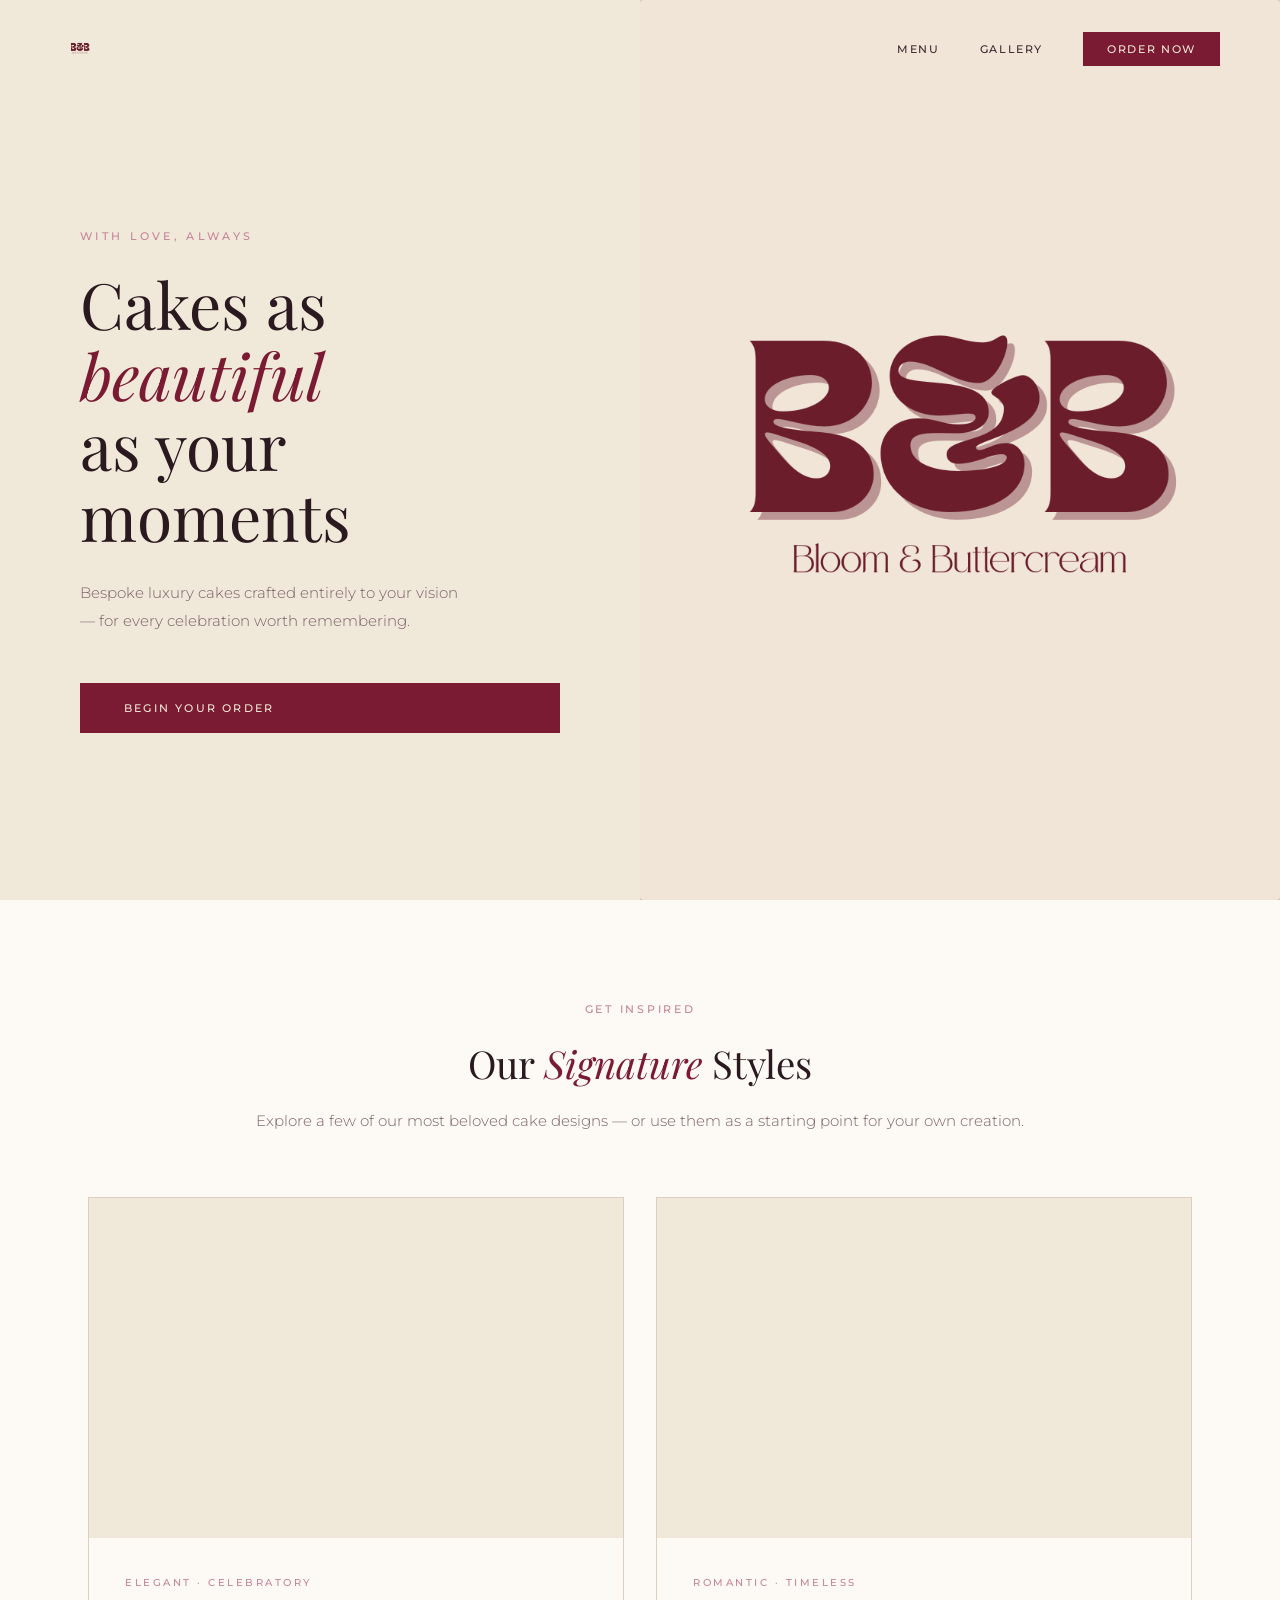
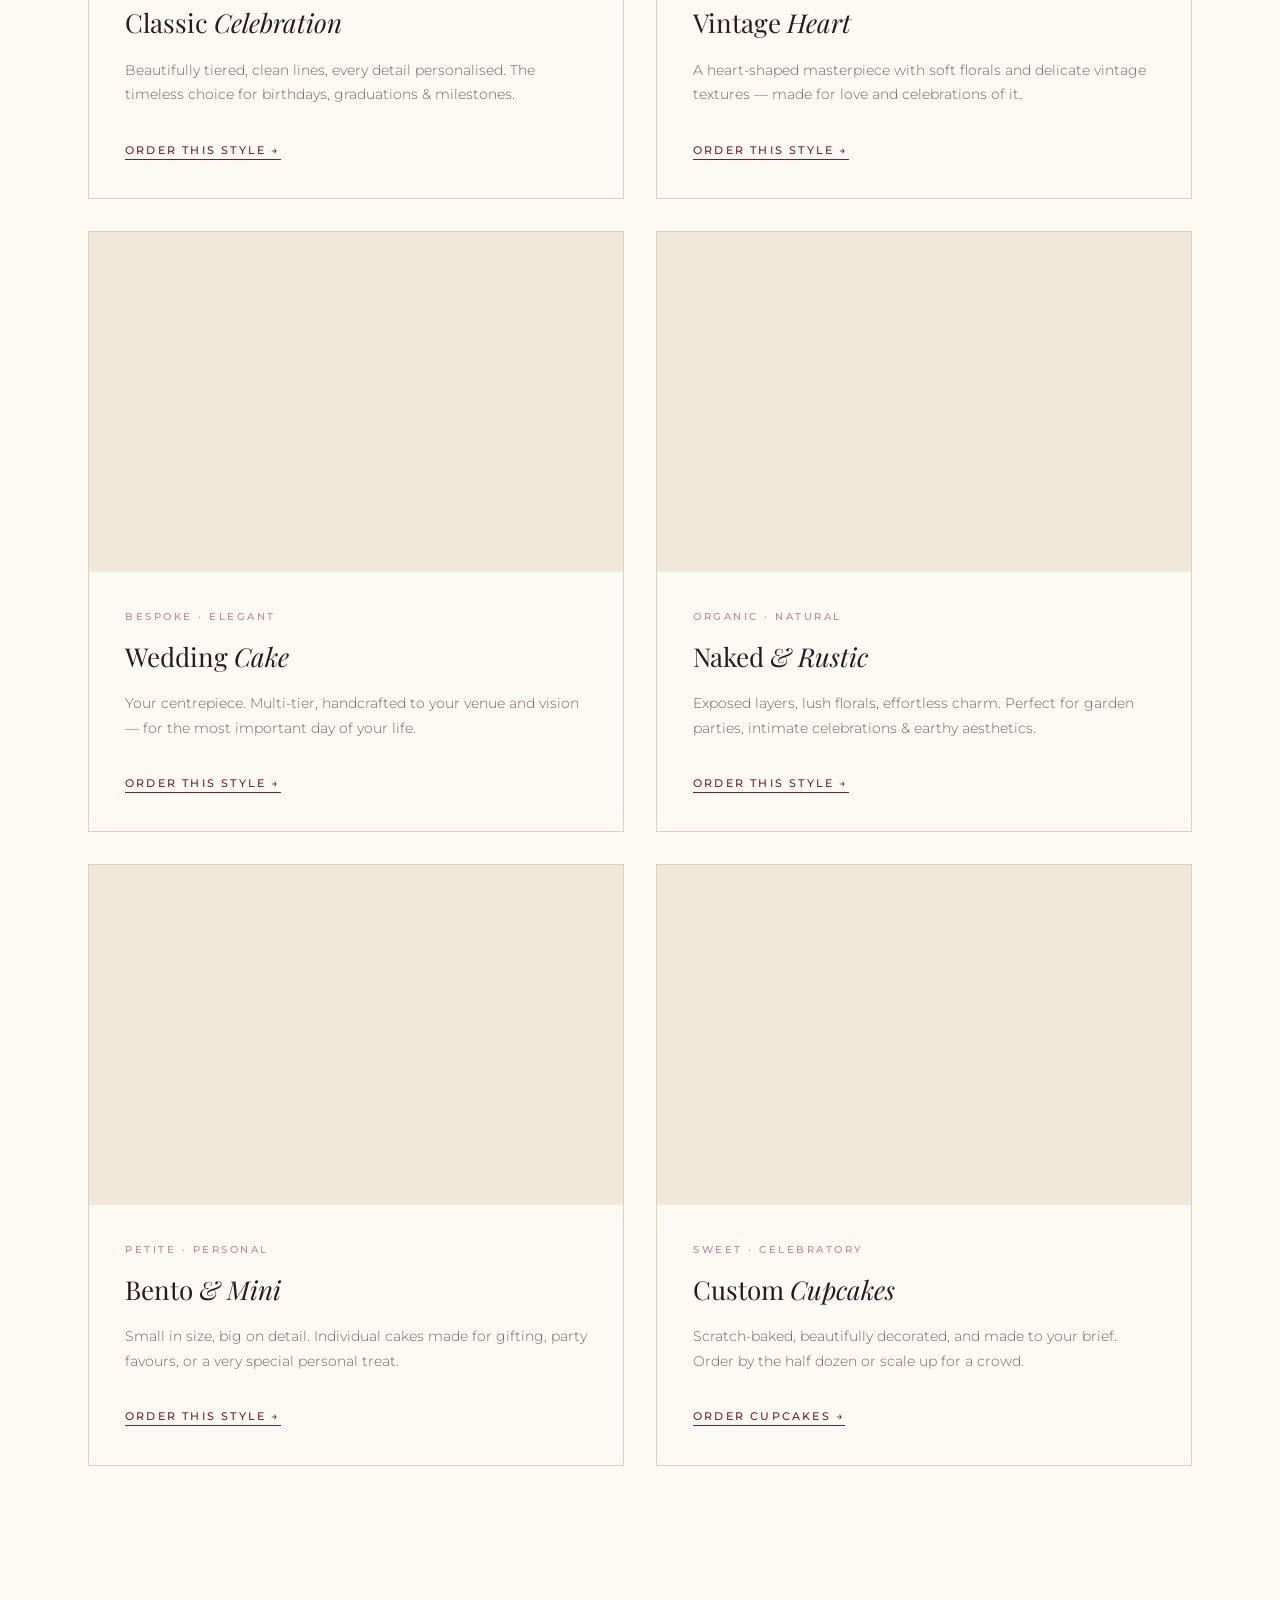
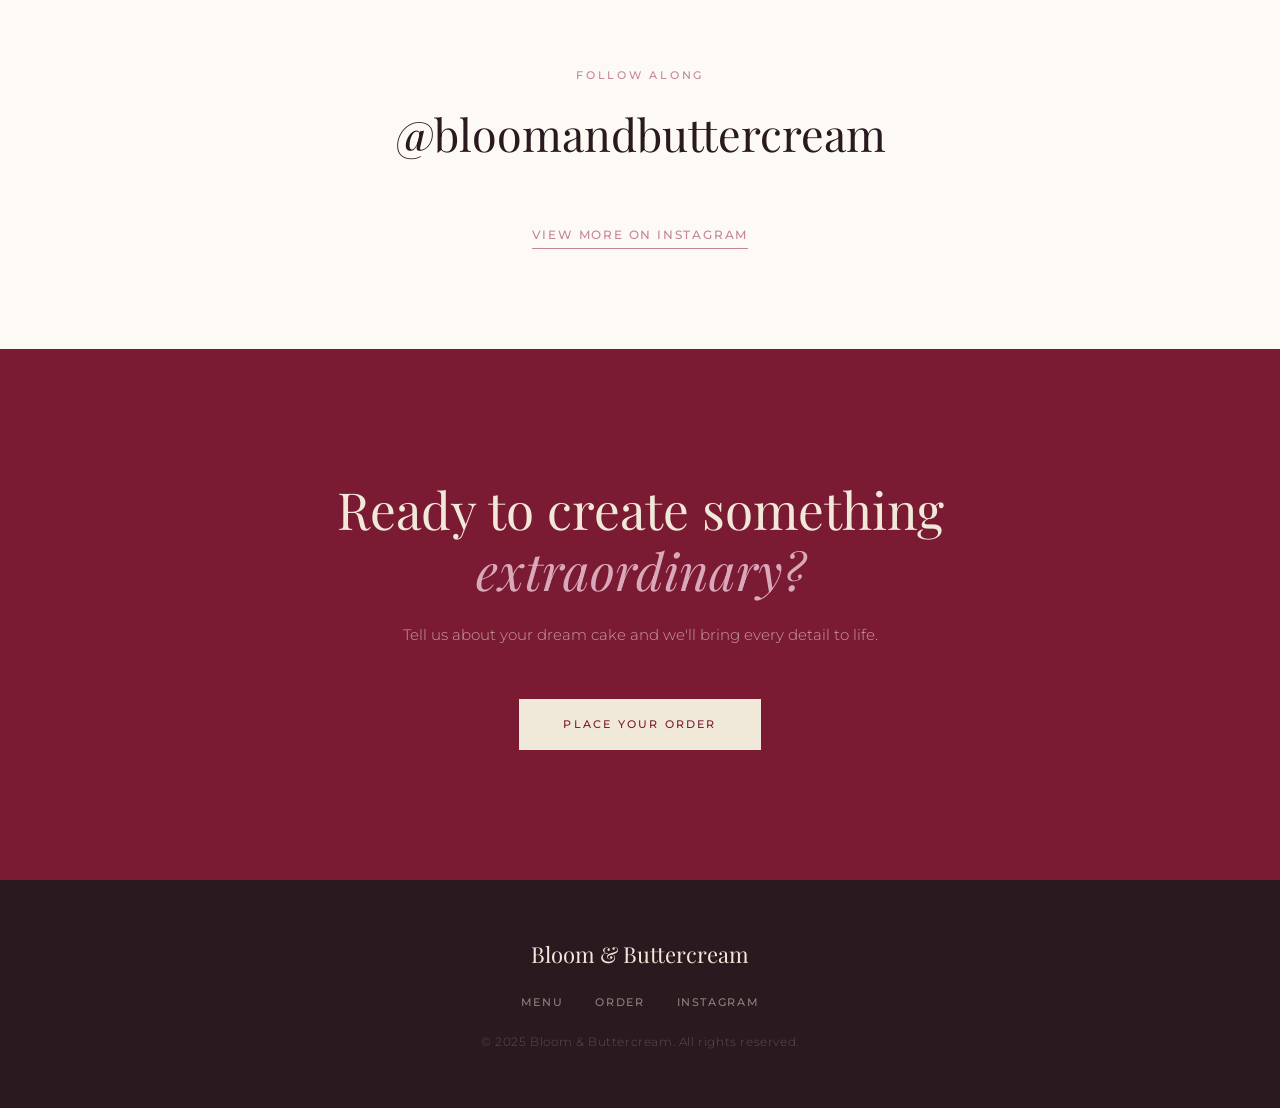
<file: index.html>
<!DOCTYPE html>
<html lang="en">
<head>
  <meta charset="UTF-8">
  <meta name="viewport" content="width=device-width, initial-scale=1.0">
  <title>Bloom &amp; Buttercream — Luxury Custom Cakes</title>
  <meta name="description" content="Bespoke luxury cakes for life's most treasured celebrations. Handcrafted to your exact vision.">
  <link rel="preconnect" href="https://fonts.googleapis.com">
  <link rel="preconnect" href="https://fonts.gstatic.com" crossorigin>
  <link href="https://fonts.googleapis.com/css2?family=Playfair+Display:ital,wght@0,400;0,600;1,400;1,600&family=Montserrat:wght@300;400;500&display=swap" rel="stylesheet">
  <link rel="stylesheet" href="css/styles.css">
  <link rel="icon" href="pics/favicon.png" type="image/png">
</head>
<body>

  <nav class="nav" id="nav">
    <a href="index.html" class="nav__logo">
      <img src="pics/logo.png" alt="Bloom &amp; Buttercream" class="nav__logo-img">
    </a>
    <ul class="nav__links" id="navLinks">
      <li><a href="menu.html">Menu</a></li>
      <li><a href="#instagram">Gallery</a></li>
      <li><a href="start-order.html" class="nav__cta">Order Now</a></li>
    </ul>
    <button class="nav__hamburger" id="hamburger" aria-label="Toggle menu">
      <span></span><span></span><span></span>
    </button>
  </nav>

  <section class="hero">
    <div class="hero__content">
      <p class="hero__eyebrow">With Love, Always</p>
      <h1 class="hero__title">Cakes as <em>beautiful</em><br>as your moments</h1>
      <p class="hero__sub">Bespoke luxury cakes crafted entirely to your vision — for every celebration worth remembering.</p>
      <a href="start-order.html" class="btn btn--primary">Begin Your Order</a>
    </div>
    <div class="hero__image-wrap">
      <div class="hero__image-placeholder">
        <img src="pics/favicon.png" alt="Bloom &amp; Buttercream" class="hero__brand-logo">
      </div>
    </div>
  </section>

  <section class="styles-section" id="signature-styles">
    <div class="container">
      <p class="section-eyebrow">Get Inspired</p>
      <h2 class="styles-section__title">Our <em>Signature</em> Styles</h2>
      <p class="styles-section__sub">Explore a few of our most beloved cake designs — or use them as a starting point for your own creation.</p>
      <div class="style-cards">
        <a href="cake-classic-celebration.html" class="style-card">
          <div class="style-card__image"><div class="style-card__image-placeholder"></div></div>
          <div class="style-card__body">
            <p class="style-card__eyebrow">Elegant · Celebratory</p>
            <h3 class="style-card__title">Classic <em>Celebration</em></h3>
            <p class="style-card__desc">Beautifully tiered, clean lines, every detail personalised. The timeless choice for birthdays, graduations &amp; milestones.</p>
            <span class="style-card__link">Order this style →</span>
          </div>
        </a>
        <a href="cake-vintage-heart.html" class="style-card">
          <div class="style-card__image"><div class="style-card__image-placeholder"></div></div>
          <div class="style-card__body">
            <p class="style-card__eyebrow">Romantic · Timeless</p>
            <h3 class="style-card__title">Vintage <em>Heart</em></h3>
            <p class="style-card__desc">A heart-shaped masterpiece with soft florals and delicate vintage textures — made for love and celebrations of it.</p>
            <span class="style-card__link">Order this style →</span>
          </div>
        </a>
        <a href="cake-wedding.html" class="style-card">
          <div class="style-card__image"><div class="style-card__image-placeholder"></div></div>
          <div class="style-card__body">
            <p class="style-card__eyebrow">Bespoke · Elegant</p>
            <h3 class="style-card__title">Wedding <em>Cake</em></h3>
            <p class="style-card__desc">Your centrepiece. Multi-tier, handcrafted to your venue and vision — for the most important day of your life.</p>
            <span class="style-card__link">Order this style →</span>
          </div>
        </a>
        <a href="cake-naked-rustic.html" class="style-card">
          <div class="style-card__image"><div class="style-card__image-placeholder"></div></div>
          <div class="style-card__body">
            <p class="style-card__eyebrow">Organic · Natural</p>
            <h3 class="style-card__title">Naked <em>&amp; Rustic</em></h3>
            <p class="style-card__desc">Exposed layers, lush florals, effortless charm. Perfect for garden parties, intimate celebrations &amp; earthy aesthetics.</p>
            <span class="style-card__link">Order this style →</span>
          </div>
        </a>
        <a href="cake-bento.html" class="style-card">
          <div class="style-card__image"><div class="style-card__image-placeholder"></div></div>
          <div class="style-card__body">
            <p class="style-card__eyebrow">Petite · Personal</p>
            <h3 class="style-card__title">Bento <em>&amp; Mini</em></h3>
            <p class="style-card__desc">Small in size, big on detail. Individual cakes made for gifting, party favours, or a very special personal treat.</p>
            <span class="style-card__link">Order this style →</span>
          </div>
        </a>
        <a href="cupcakes.html" class="style-card">
          <div class="style-card__image"><div class="style-card__image-placeholder"></div></div>
          <div class="style-card__body">
            <p class="style-card__eyebrow">Sweet · Celebratory</p>
            <h3 class="style-card__title">Custom <em>Cupcakes</em></h3>
            <p class="style-card__desc">Scratch-baked, beautifully decorated, and made to your brief. Order by the half dozen or scale up for a crowd.</p>
            <span class="style-card__link">Order cupcakes →</span>
          </div>
        </a>
      </div>
    </div>
  </section>

  <section class="insta-section" id="instagram">
    <div class="container">
      <p class="section-eyebrow">Follow Along</p>
      <a href="https://instagram.com/bloomandbuttercream" class="insta-handle" target="_blank" rel="noopener">@bloomandbuttercream</a>

      <div class="insta-feed">
        <behold-widget feed-id="IJFzatjDtzdDnfz5L7L2"></behold-widget>
        <script>
          (() => {
            const d=document,s=d.createElement("script");s.type="module";
            s.src="https://w.behold.so/widget.js";d.head.append(s);
          })();
        </script>
      </div>

      <a href="https://instagram.com/bloomandbuttercream" class="insta-cta" target="_blank" rel="noopener">View more on Instagram</a>
    </div>
  </section>

  <section class="cta-banner">
    <div class="container">
      <h2 class="cta-banner__title">Ready to create something<br><em>extraordinary?</em></h2>
      <p class="cta-banner__sub">Tell us about your dream cake and we'll bring every detail to life.</p>
      <a href="start-order.html" class="btn btn--cream">Place Your Order</a>
    </div>
  </section>

  <footer class="footer">
    <div class="container">
      <p class="footer__brand">Bloom &amp; Buttercream</p>
      <div class="footer__links">
        <a href="menu.html">Menu</a>
        <a href="start-order.html">Order</a>
        <a href="https://instagram.com/bloomandbuttercream" target="_blank" rel="noopener">Instagram</a>
      </div>
      <p class="footer__copy">&copy; 2025 Bloom &amp; Buttercream. All rights reserved.</p>
    </div>
  </footer>

  <script src="js/main.js"></script>
</body>
</html>
</file>
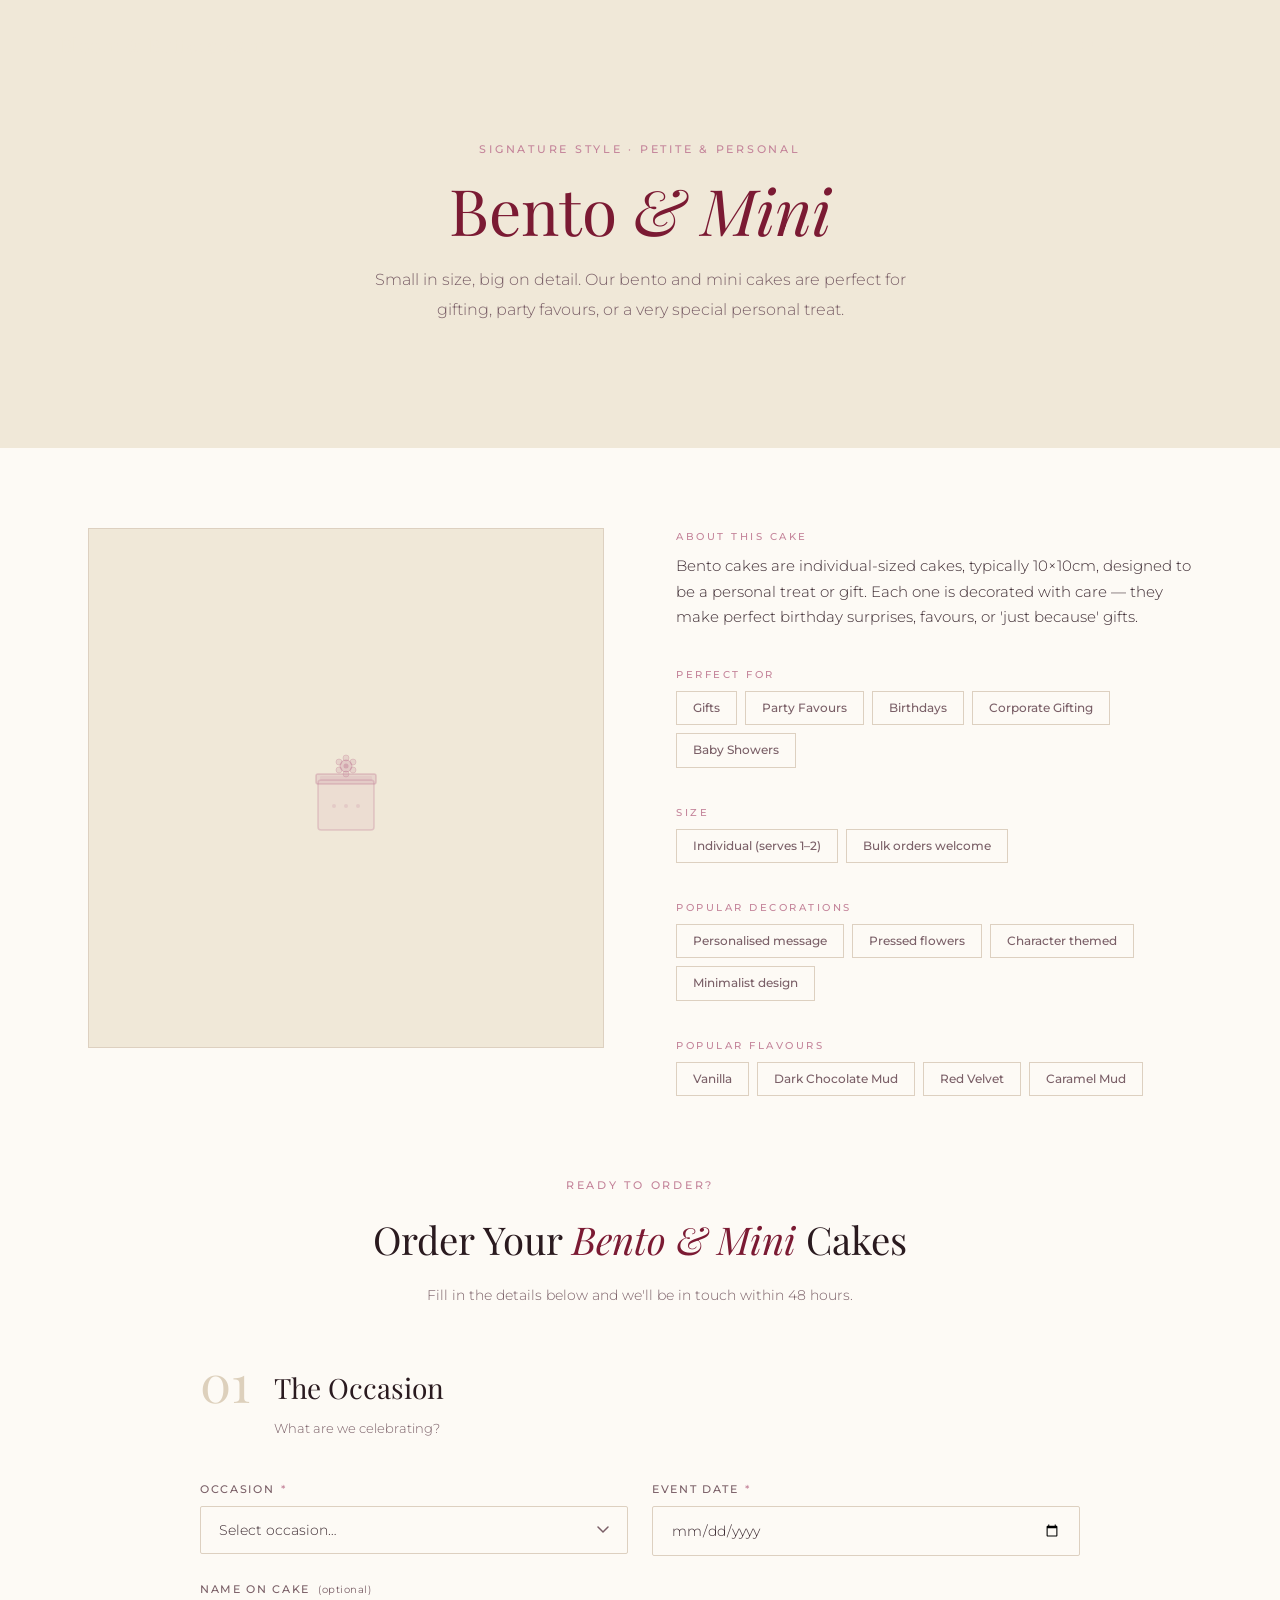
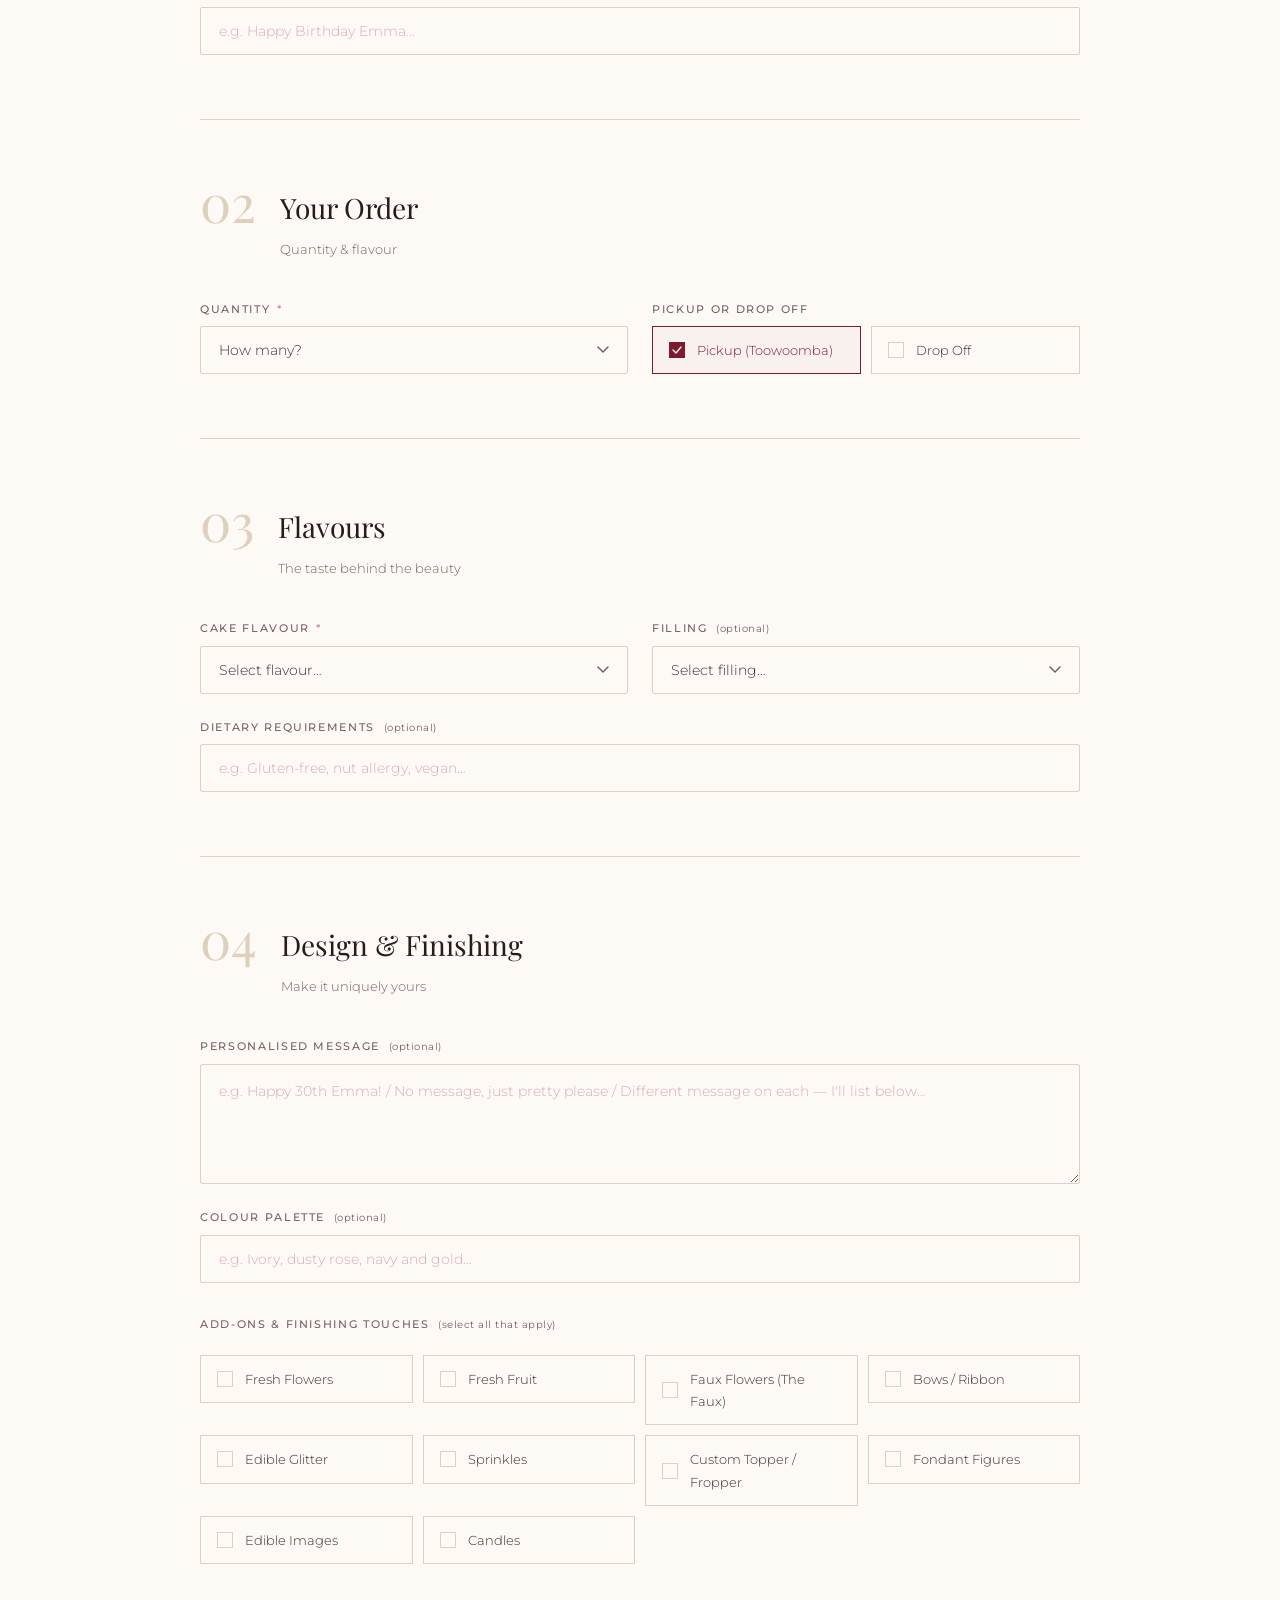
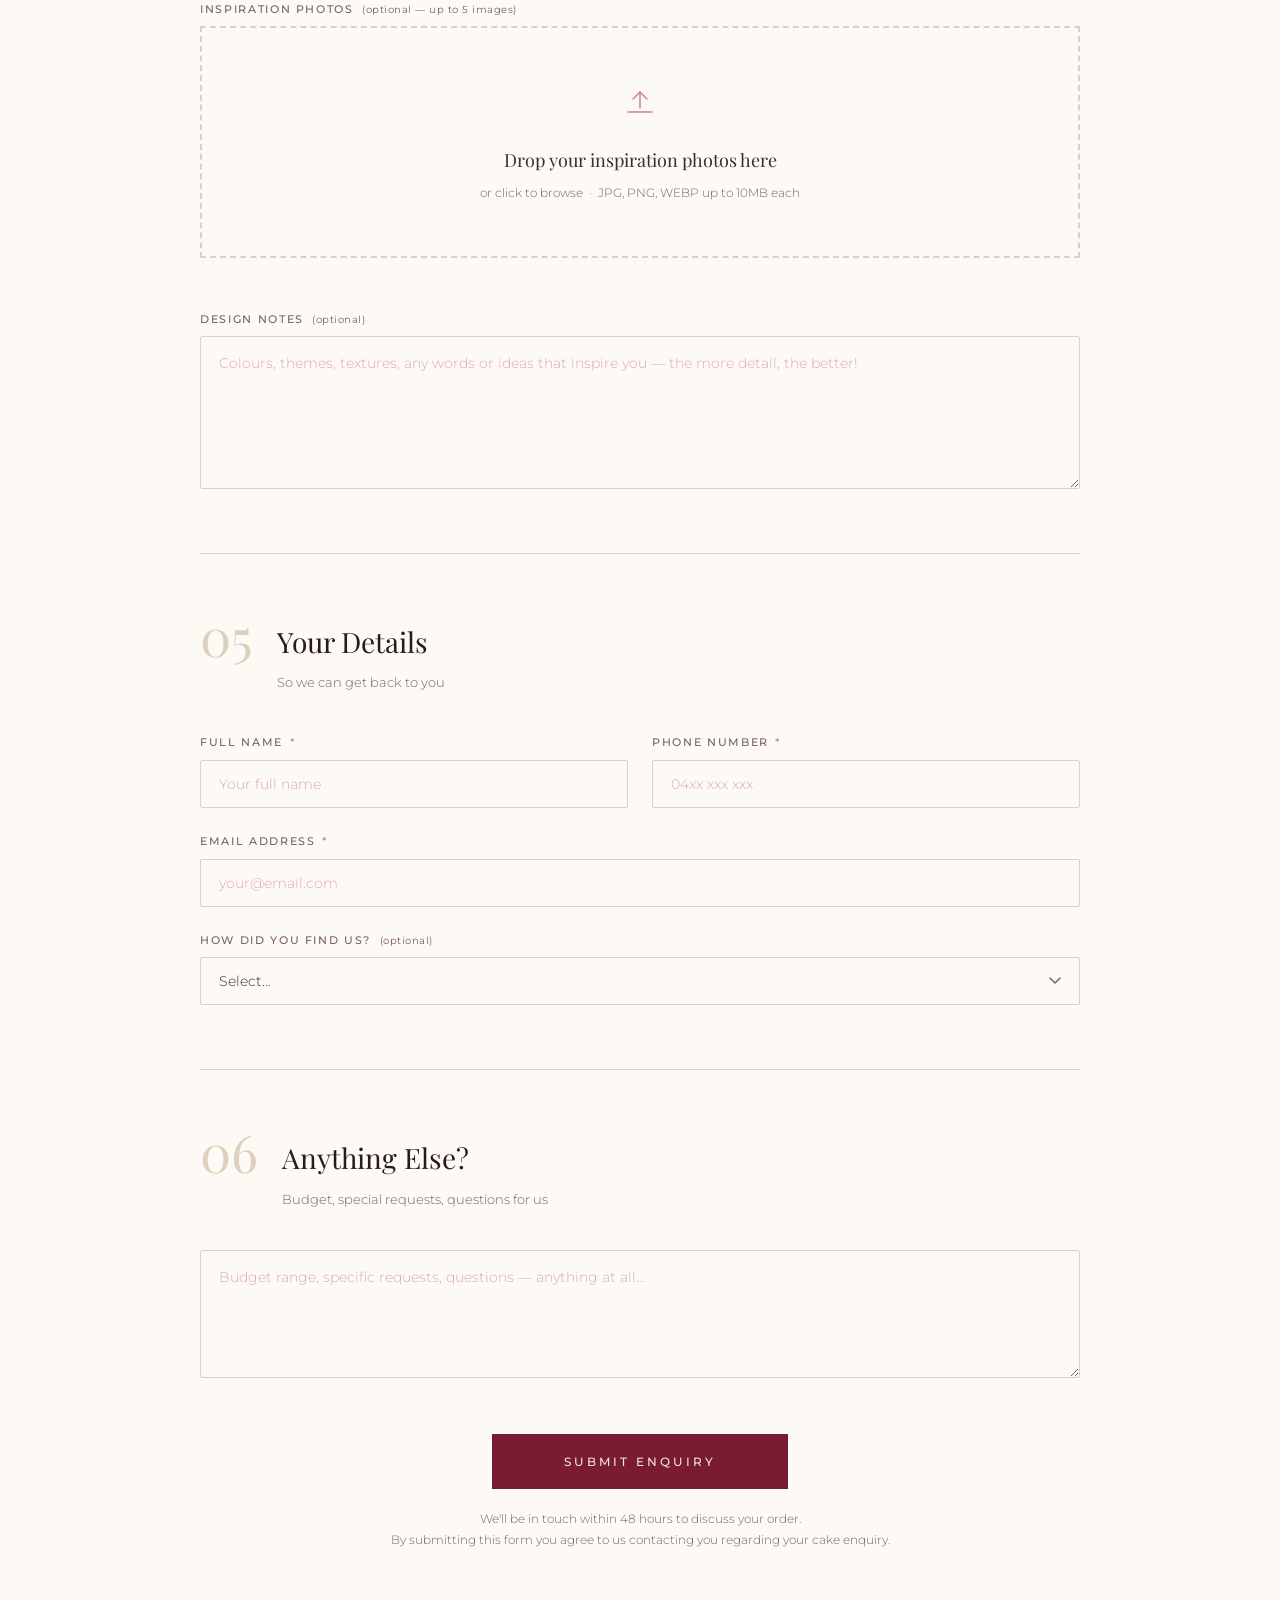
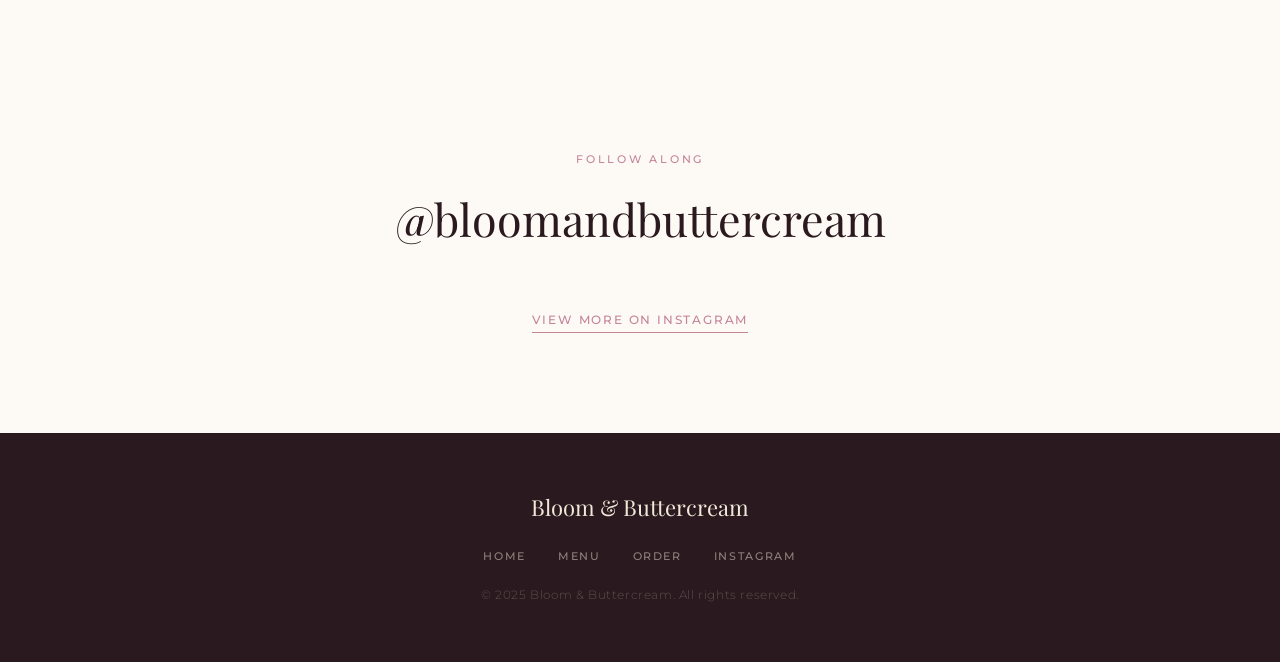
<file: cake-bento.html>
<!DOCTYPE html>
<html lang="en">
<head>
  <meta charset="UTF-8">
  <meta name="viewport" content="width=device-width, initial-scale=1.0">
  <title>Bento &amp; Mini Cakes — Bloom &amp; Buttercream</title>
  <meta name="description" content="Order adorable bento and mini cakes from Bloom &amp; Buttercream — perfect for gifts, favours, or a little indulgence just for you.">
  <link rel="preconnect" href="https://fonts.googleapis.com">
  <link rel="preconnect" href="https://fonts.gstatic.com" crossorigin>
  <link href="https://fonts.googleapis.com/css2?family=Playfair+Display:ital,wght@0,400;0,600;1,400;1,600&family=Montserrat:wght@300;400;500&display=swap" rel="stylesheet">
  <link rel="stylesheet" href="css/styles.css">
  <link rel="icon" href="pics/favicon.png" type="image/png">
</head>
<body>

  <nav class="nav nav--over-dark" id="nav">
    <a href="index.html" class="nav__logo">
      <img src="pics/logo.png" alt="Bloom &amp; Buttercream" class="nav__logo-img">
    </a>
    <ul class="nav__links" id="navLinks">
      <li><a href="index.html">Home</a></li>
      <li><a href="menu.html">Menu</a></li>
      <li><a href="index.html#instagram">Gallery</a></li>
    </ul>
    <button class="nav__hamburger" id="hamburger" aria-label="Toggle menu">
      <span></span><span></span><span></span>
    </button>
  </nav>

  <div class="showcase-hero">
    <div class="container">
      <p class="showcase-hero__eyebrow">Signature Style · Petite &amp; Personal</p>
      <h1 class="showcase-hero__title">Bento <em>&amp; Mini</em></h1>
      <p class="showcase-hero__sub">Small in size, big on detail. Our bento and mini cakes are perfect for gifting, party favours, or a very special personal treat.</p>
    </div>
  </div>

  <section class="showcase-body" style="padding-bottom: 0">
    <div class="container">
      <div class="showcase-layout">

        <div class="showcase-image">
          <!-- Replace with: <img src="pics/bento-mini.jpg" alt="Bento &amp; Mini Cake"> -->
          <div class="showcase-image-placeholder">
            <svg width="100" height="120" viewBox="0 0 100 120" fill="none" xmlns="http://www.w3.org/2000/svg">
              <!-- Bento box body -->
              <rect x="22" y="52" width="56" height="50" rx="3" fill="rgba(196,132,154,0.10)" stroke="rgba(196,132,154,0.35)" stroke-width="1.5"/>
              <!-- Bento box lid -->
              <rect x="20" y="46" width="60" height="10" rx="2" fill="rgba(196,132,154,0.20)" stroke="rgba(196,132,154,0.40)" stroke-width="1.5"/>
              <!-- Lid highlight -->
              <rect x="24" y="48" width="52" height="5" rx="1" fill="rgba(196,132,154,0.12)"/>
              <!-- Decoration: small flower on top centre -->
              <circle cx="50" cy="38" r="6" fill="rgba(196,132,154,0.30)" stroke="rgba(196,132,154,0.50)" stroke-width="1"/>
              <!-- Flower petals -->
              <circle cx="50" cy="30" r="3" fill="rgba(196,132,154,0.22)" stroke="rgba(196,132,154,0.40)" stroke-width="0.8"/>
              <circle cx="50" cy="46" r="3" fill="rgba(196,132,154,0.22)" stroke="rgba(196,132,154,0.40)" stroke-width="0.8"/>
              <circle cx="43" cy="34" r="3" fill="rgba(196,132,154,0.22)" stroke="rgba(196,132,154,0.40)" stroke-width="0.8"/>
              <circle cx="57" cy="34" r="3" fill="rgba(196,132,154,0.22)" stroke="rgba(196,132,154,0.40)" stroke-width="0.8"/>
              <circle cx="43" cy="42" r="3" fill="rgba(196,132,154,0.22)" stroke="rgba(196,132,154,0.40)" stroke-width="0.8"/>
              <circle cx="57" cy="42" r="3" fill="rgba(196,132,154,0.22)" stroke="rgba(196,132,154,0.40)" stroke-width="0.8"/>
              <!-- Centre dot -->
              <circle cx="50" cy="38" r="2.5" fill="rgba(196,132,154,0.50)"/>
              <!-- Small decoration dots on box front -->
              <circle cx="38" cy="78" r="2" fill="rgba(196,132,154,0.20)"/>
              <circle cx="50" cy="78" r="2" fill="rgba(196,132,154,0.20)"/>
              <circle cx="62" cy="78" r="2" fill="rgba(196,132,154,0.20)"/>
            </svg>
          </div>
        </div>

        <div class="showcase-details">
          <p class="showcase-details__label">About this cake</p>
          <p class="showcase-details__value">Bento cakes are individual-sized cakes, typically 10×10cm, designed to be a personal treat or gift. Each one is decorated with care — they make perfect birthday surprises, favours, or 'just because' gifts.</p>

          <p class="showcase-details__label">Perfect For</p>
          <div class="showcase-details__tags">
            <span class="showcase-details__tag">Gifts</span>
            <span class="showcase-details__tag">Party Favours</span>
            <span class="showcase-details__tag">Birthdays</span>
            <span class="showcase-details__tag">Corporate Gifting</span>
            <span class="showcase-details__tag">Baby Showers</span>
          </div>

          <p class="showcase-details__label">Size</p>
          <div class="showcase-details__tags">
            <span class="showcase-details__tag">Individual (serves 1–2)</span>
            <span class="showcase-details__tag">Bulk orders welcome</span>
          </div>

          <p class="showcase-details__label">Popular Decorations</p>
          <div class="showcase-details__tags">
            <span class="showcase-details__tag">Personalised message</span>
            <span class="showcase-details__tag">Pressed flowers</span>
            <span class="showcase-details__tag">Character themed</span>
            <span class="showcase-details__tag">Minimalist design</span>
          </div>

          <p class="showcase-details__label">Popular Flavours</p>
          <div class="showcase-details__tags">
            <span class="showcase-details__tag">Vanilla</span>
            <span class="showcase-details__tag">Dark Chocolate Mud</span>
            <span class="showcase-details__tag">Red Velvet</span>
            <span class="showcase-details__tag">Caramel Mud</span>
          </div>
        </div>

      </div>
    </div>
  </section>

  <!-- ── Custom Order Form ── -->
  <section class="order-section" id="order">
    <div class="container">
      <div class="form-wrap">
        <div style="text-align:center;margin-bottom:56px">
          <p class="section-eyebrow">Ready to Order?</p>
          <h2 style="font-family:var(--font-display);font-size:clamp(28px,3vw,40px);font-weight:400;color:var(--clr-dark);margin-bottom:12px">Order Your <em style="font-style:italic;color:var(--clr-primary)">Bento &amp; Mini</em> Cakes</h2>
          <p style="font-size:14px;color:var(--clr-text-muted)">Fill in the details below and we'll be in touch within 48 hours.</p>
        </div>

        <form id="bentoForm" action="https://formspree.io/f/xjglpwrw" method="POST" enctype="multipart/form-data">
          <input type="hidden" name="_subject" value="Bento &amp; Mini Cake Enquiry — Bloom &amp; Buttercream">
          <input type="hidden" name="_next" value="thank-you.html">
          <input type="hidden" name="cake_style_preset" value="Bento / Mini Cake">
          <input type="hidden" name="cake_shape" value="Mini / Bento">
          <input type="text" name="_gotcha" style="display:none" tabindex="-1" autocomplete="off">

          <!-- 01: THE OCCASION -->
          <div class="form-section">
            <div class="form-section__header">
              <span class="form-section__number">01</span>
              <div><h2 class="form-section__title">The Occasion</h2><p class="form-section__sub">What are we celebrating?</p></div>
            </div>
            <div class="form-grid">
              <div class="form-field" id="bt-field-occasion">
                <label class="form-label" for="bt-occasion">Occasion <span class="required">*</span></label>
                <select class="form-select" id="bt-occasion" name="occasion" required>
                  <option value="" disabled selected>Select occasion…</option>
                  <option>Birthday</option>
                  <option>Gift</option>
                  <option>Party Favours</option>
                  <option>Baby Shower</option>
                  <option>Corporate</option>
                  <option>Other</option>
                </select>
                <span class="form-error">Please select an occasion</span>
              </div>
              <div class="form-field" id="bt-field-event-date">
                <label class="form-label" for="bt-eventDate">Event Date <span class="required">*</span></label>
                <input class="form-input" type="date" id="bt-eventDate" name="event_date" required>
                <span class="form-error">Please select your event date</span>
              </div>
            </div>
            <div class="form-field" style="margin-top:24px">
              <label class="form-label" for="bt-nameOnCake">Name on Cake <span class="optional">(optional)</span></label>
              <input class="form-input" type="text" id="bt-nameOnCake" name="name_on_cake" placeholder="e.g. Happy Birthday Emma…">
            </div>
          </div>

          <!-- 02: YOUR ORDER -->
          <div class="form-section">
            <div class="form-section__header">
              <span class="form-section__number">02</span>
              <div><h2 class="form-section__title">Your Order</h2><p class="form-section__sub">Quantity &amp; flavour</p></div>
            </div>
            <div class="form-grid">
              <div class="form-field" id="bt-field-quantity">
                <label class="form-label" for="bt-quantity">Quantity <span class="required">*</span></label>
                <select class="form-select" id="bt-quantity" name="quantity" required>
                  <option value="" disabled selected>How many?</option>
                  <option>1</option>
                  <option>2</option>
                  <option>4</option>
                  <option>6</option>
                  <option>12</option>
                  <option>24</option>
                  <option>Other (I'll specify in notes)</option>
                </select>
                <span class="form-error">Please select a quantity</span>
              </div>
              <div class="form-field">
                <label class="form-label">Pickup or Drop Off</label>
                <div class="addons-grid" style="grid-template-columns:1fr 1fr;margin-top:0">
                  <div class="addon-item">
                    <input type="radio" name="delivery" id="bt-delivery-pickup" value="Pickup (Toowoomba)" checked>
                    <label class="addon-label" for="bt-delivery-pickup">Pickup (Toowoomba)</label>
                  </div>
                  <div class="addon-item">
                    <input type="radio" name="delivery" id="bt-delivery-dropoff" value="Drop Off">
                    <label class="addon-label" for="bt-delivery-dropoff">Drop Off</label>
                  </div>
                </div>
                <div id="bt-dropoff-details" style="display:none;margin-top:10px">
                  <input class="form-input" type="text" id="bt-dropoffVenue" name="dropoff_venue" placeholder="Suburb or venue name (e.g. Rangeville, Highfields, Gabbinbar Homestead…)">
                </div>
              </div>
            </div>
          </div>

          <!-- 03: FLAVOURS -->
          <div class="form-section">
            <div class="form-section__header">
              <span class="form-section__number">03</span>
              <div><h2 class="form-section__title">Flavours</h2><p class="form-section__sub">The taste behind the beauty</p></div>
            </div>
            <div class="form-grid">
              <div class="form-field" id="bt-field-cake-flavour">
                <label class="form-label" for="bt-cakeFlavour">Cake Flavour <span class="required">*</span></label>
                <select class="form-select" id="bt-cakeFlavour" name="cake_flavour" required>
                  <option value="" disabled selected>Select flavour…</option>
                  <option>Dark Chocolate Mud</option>
                  <option>Caramel Mud</option>
                  <option>White Chocolate Mud</option>
                  <option>Marble</option>
                  <option>Red Velvet</option>
                  <option>Vanilla</option>
                </select>
                <span class="form-error">Please select a cake flavour</span>
              </div>
              <div class="form-field">
                <label class="form-label" for="bt-filling">Filling <span class="optional">(optional)</span></label>
                <select class="form-select" id="bt-filling" name="filling">
                  <option value="" disabled selected>Select filling…</option>
                  <option>Cookie Butter</option>
                  <option>Jam</option>
                  <option>Lemon Curd</option>
                  <option>Passionfruit Curd</option>
                  <option>Hazelnut</option>
                  <option>Pistachio</option>
                  <option>Chocolate Ganache</option>
                  <option>Oreo Crunch</option>
                  <option>Biscoff Crunch</option>
                  <option>Vanilla Biscuit Crunch</option>
                  <option>Berries (Seasonal)</option>
                </select>
              </div>
            </div>
            <div class="form-field" style="margin-top:24px">
              <label class="form-label" for="bt-dietary">Dietary Requirements <span class="optional">(optional)</span></label>
              <input class="form-input" type="text" id="bt-dietary" name="dietary" placeholder="e.g. Gluten-free, nut allergy, vegan…">
            </div>
          </div>

          <!-- 04: DESIGN -->
          <div class="form-section">
            <div class="form-section__header">
              <span class="form-section__number">04</span>
              <div><h2 class="form-section__title">Design &amp; Finishing</h2><p class="form-section__sub">Make it uniquely yours</p></div>
            </div>
            <div class="form-grid">
              <div class="form-field form-col-full">
                <label class="form-label" for="bt-message">Personalised Message <span class="optional">(optional)</span></label>
                <textarea class="form-textarea" id="bt-message" name="personalised_message" rows="3" placeholder="e.g. Happy 30th Emma! / No message, just pretty please / Different message on each — I'll list below…"></textarea>
              </div>
              <div class="form-field form-col-full">
                <label class="form-label" for="bt-colourPalette">Colour Palette <span class="optional">(optional)</span></label>
                <input class="form-input" type="text" id="bt-colourPalette" name="colour_palette" placeholder="e.g. Ivory, dusty rose, navy and gold…">
              </div>
            </div>
            <div class="form-field" style="margin-top:32px">
              <label class="form-label">Add-ons &amp; Finishing Touches <span class="optional">(select all that apply)</span></label>
              <div class="addons-grid" id="bt-addonsGrid"></div>
            </div>
            <div class="form-field" style="margin-top:36px">
              <label class="form-label">Inspiration Photos <span class="optional">(optional — up to 5 images)</span></label>
              <div class="upload-zone" id="bt-uploadZone">
                <input type="file" name="inspiration_photos" accept="image/*" multiple id="bt-photoInput">
                <div class="upload-icon">
                  <svg width="40" height="40" viewBox="0 0 40 40" fill="none">
                    <path d="M20 28V12" stroke="#C4849A" stroke-width="1.5" stroke-linecap="round"/>
                    <path d="M13 19l7-7 7 7" stroke="#C4849A" stroke-width="1.5" stroke-linecap="round" stroke-linejoin="round"/>
                    <path d="M8 32h24" stroke="#C4849A" stroke-width="1.5" stroke-linecap="round"/>
                  </svg>
                </div>
                <p class="upload-title">Drop your inspiration photos here</p>
                <p class="upload-sub">or click to browse &nbsp;&middot;&nbsp; JPG, PNG, WEBP up to 10MB each</p>
              </div>
              <div class="upload-previews" id="bt-uploadPreviews"></div>
            </div>
            <div class="form-field" style="margin-top:24px">
              <label class="form-label" for="bt-designNotes">Design Notes <span class="optional">(optional)</span></label>
              <textarea class="form-textarea" id="bt-designNotes" name="design_notes" rows="5" placeholder="Colours, themes, textures, any words or ideas that inspire you — the more detail, the better!"></textarea>
            </div>
          </div>

          <!-- 05: YOUR DETAILS -->
          <div class="form-section">
            <div class="form-section__header">
              <span class="form-section__number">05</span>
              <div><h2 class="form-section__title">Your Details</h2><p class="form-section__sub">So we can get back to you</p></div>
            </div>
            <div class="form-grid">
              <div class="form-field" id="bt-field-name">
                <label class="form-label" for="bt-fullName">Full Name <span class="required">*</span></label>
                <input class="form-input" type="text" id="bt-fullName" name="name" placeholder="Your full name" required autocomplete="name">
                <span class="form-error">Please enter your name</span>
              </div>
              <div class="form-field" id="bt-field-phone">
                <label class="form-label" for="bt-phone">Phone Number <span class="required">*</span></label>
                <input class="form-input" type="tel" id="bt-phone" name="phone" placeholder="04xx xxx xxx" required autocomplete="tel">
                <span class="form-error">Please enter your phone number</span>
              </div>
              <div class="form-field form-col-full" id="bt-field-email">
                <label class="form-label" for="bt-email">Email Address <span class="required">*</span></label>
                <input class="form-input" type="email" id="bt-email" name="email" placeholder="your@email.com" required autocomplete="email">
                <span class="form-error">Please enter a valid email address</span>
              </div>
              <div class="form-field form-col-full">
                <label class="form-label" for="bt-heardFrom">How did you find us? <span class="optional">(optional)</span></label>
                <select class="form-select" id="bt-heardFrom" name="heard_from">
                  <option value="" disabled selected>Select…</option>
                  <option>Instagram</option>
                  <option>Facebook</option>
                  <option>TikTok</option>
                  <option>Google</option>
                  <option>Word of mouth / Friend</option>
                  <option>Wedding expo</option>
                  <option>Returning customer</option>
                  <option>Other</option>
                </select>
              </div>
            </div>
          </div>

          <!-- 06: ANYTHING ELSE -->
          <div class="form-section" style="border-bottom:none;margin-bottom:0;padding-bottom:0">
            <div class="form-section__header">
              <span class="form-section__number">06</span>
              <div><h2 class="form-section__title">Anything Else?</h2><p class="form-section__sub">Budget, special requests, questions for us</p></div>
            </div>
            <div class="form-field">
              <textarea class="form-textarea" name="additional_notes" rows="4" placeholder="Budget range, specific requests, questions — anything at all…"></textarea>
            </div>
          </div>

          <div class="form-submit">
            <button type="submit" class="btn btn--submit" id="bt-submitBtn">Submit Enquiry</button>
            <p class="form-submit__note">We'll be in touch within 48 hours to discuss your order.<br>By submitting this form you agree to us contacting you regarding your cake enquiry.</p>
          </div>
        </form>
      </div>
    </div>
  </section>


  <section class="insta-section">
    <div class="container">
      <p class="section-eyebrow">Follow Along</p>
      <a href="https://instagram.com/bloomandbuttercream" class="insta-handle" target="_blank" rel="noopener">@bloomandbuttercream</a>
      <div class="insta-feed">
        <behold-widget feed-id="IJFzatjDtzdDnfz5L7L2"></behold-widget>
        <script>
          (() => {
            const d=document,s=d.createElement("script");s.type="module";
            s.src="https://w.behold.so/widget.js";d.head.append(s);
          })();
        </script>
      </div>
      <a href="https://instagram.com/bloomandbuttercream" class="insta-cta" target="_blank" rel="noopener">View more on Instagram</a>
    </div>
  </section>

  <footer class="footer">
    <div class="container">
      <p class="footer__brand">Bloom &amp; Buttercream</p>
      <div class="footer__links">
        <a href="index.html">Home</a>
        <a href="menu.html">Menu</a>
        <a href="start-order.html">Order</a>
        <a href="https://instagram.com/bloomandbuttercream" target="_blank" rel="noopener">Instagram</a>
      </div>
      <p class="footer__copy">&copy; 2025 Bloom &amp; Buttercream. All rights reserved.</p>
    </div>
  </footer>

  <script src="js/config.js"></script>
  <script src="js/main.js"></script>
  <script>
  (function () {
    /* Min date = today */
    var dateInput = document.getElementById('bt-eventDate');
    if (dateInput) dateInput.min = new Date().toISOString().split('T')[0];

    /* Populate add-ons from config */
    if (typeof BB_CONFIG !== 'undefined') {
      var grid = document.getElementById('bt-addonsGrid');
      if (grid) {
        BB_CONFIG.addons.forEach(function (addon) {
          var safeId = 'bt-addon-' + addon.toLowerCase().replace(/[^a-z0-9]+/g, '-');
          var item = document.createElement('div');
          item.className = 'addon-item';
          var cb = document.createElement('input');
          cb.type = 'checkbox'; cb.id = safeId; cb.name = 'addons'; cb.value = addon;
          var lbl = document.createElement('label');
          lbl.className = 'addon-label'; lbl.htmlFor = safeId; lbl.textContent = addon;
          item.appendChild(cb); item.appendChild(lbl);
          grid.appendChild(item);
        });
      }
    }

    /* Delivery toggle */
    var dropoffDetails = document.getElementById('bt-dropoff-details');
    var dropoffVenue   = document.getElementById('bt-dropoffVenue');
    var labelPickup    = document.querySelector('label[for="bt-delivery-pickup"]');
    var labelDropoff   = document.querySelector('label[for="bt-delivery-dropoff"]');
    function setDropoff(isDropoff) {
      if (dropoffDetails) dropoffDetails.style.display = isDropoff ? 'block' : 'none';
      if (dropoffVenue) { dropoffVenue.required = isDropoff; if (!isDropoff) dropoffVenue.value = ''; }
    }
    if (labelPickup)  labelPickup.addEventListener('click',  function () { setDropoff(false); });
    if (labelDropoff) labelDropoff.addEventListener('click', function () { setDropoff(true); });

    /* Photo previews */
    var photoInput = document.getElementById('bt-photoInput');
    var previews   = document.getElementById('bt-uploadPreviews');
    var uploadZone = document.getElementById('bt-uploadZone');
    if (photoInput && previews) {
      photoInput.addEventListener('change', function () { renderPreviews(Array.from(this.files).slice(0, 5)); });
    }
    if (uploadZone) {
      uploadZone.addEventListener('dragover', function (e) { e.preventDefault(); uploadZone.classList.add('drag-over'); });
      uploadZone.addEventListener('dragleave', function () { uploadZone.classList.remove('drag-over'); });
      uploadZone.addEventListener('drop', function (e) {
        e.preventDefault(); uploadZone.classList.remove('drag-over');
        if (photoInput && e.dataTransfer.files.length) {
          photoInput.files = e.dataTransfer.files;
          renderPreviews(Array.from(e.dataTransfer.files).slice(0, 5));
        }
      });
    }
    function renderPreviews(files) {
      if (!previews) return;
      previews.innerHTML = '';
      files.forEach(function (file) {
        if (!file.type.startsWith('image/')) return;
        var reader = new FileReader();
        reader.onload = function (e) {
          var img = document.createElement('img');
          img.src = e.target.result; img.className = 'upload-preview'; img.alt = file.name;
          previews.appendChild(img);
        };
        reader.readAsDataURL(file);
      });
    }

    /* Validation */
    var fields = [
      { inputId: 'bt-occasion',    wrapperId: 'bt-field-occasion' },
      { inputId: 'bt-eventDate',   wrapperId: 'bt-field-event-date' },
      { inputId: 'bt-quantity',    wrapperId: 'bt-field-quantity' },
      { inputId: 'bt-cakeFlavour', wrapperId: 'bt-field-cake-flavour' },
      { inputId: 'bt-fullName',    wrapperId: 'bt-field-name' },
      { inputId: 'bt-phone',       wrapperId: 'bt-field-phone' },
      { inputId: 'bt-email',       wrapperId: 'bt-field-email' },
    ];
    function isValid(input) {
      var val = input.value.trim();
      if (!val) return false;
      if (input.type === 'email') return /^[^\s@]+@[^\s@]+\.[^\s@]+$/.test(val);
      return true;
    }
    function validateField(inputId, wrapperId) {
      var input   = document.getElementById(inputId);
      var wrapper = document.getElementById(wrapperId);
      if (!input || !wrapper) return true;
      var valid = isValid(input);
      wrapper.classList.toggle('has-error', !valid);
      return valid;
    }
    fields.forEach(function (f) {
      var input = document.getElementById(f.inputId);
      if (!input) return;
      input.addEventListener('blur', function () { validateField(f.inputId, f.wrapperId); });
      input.addEventListener('input', function () {
        var wrapper = document.getElementById(f.wrapperId);
        if (wrapper && wrapper.classList.contains('has-error')) validateField(f.inputId, f.wrapperId);
      });
    });

    var form      = document.getElementById('bentoForm');
    var submitBtn = document.getElementById('bt-submitBtn');
    if (form) {
      form.addEventListener('submit', function (e) {
        var allValid = fields.every(function (f) { return validateField(f.inputId, f.wrapperId); });
        if (!allValid) {
          e.preventDefault();
          var firstError = form.querySelector('.has-error');
          if (firstError) firstError.scrollIntoView({ behavior: 'smooth', block: 'center' });
          return;
        }
        if (submitBtn) { submitBtn.disabled = true; submitBtn.textContent = 'Sending…'; }
      });
    }
  }());
  </script>
</body>
</html>
</file>
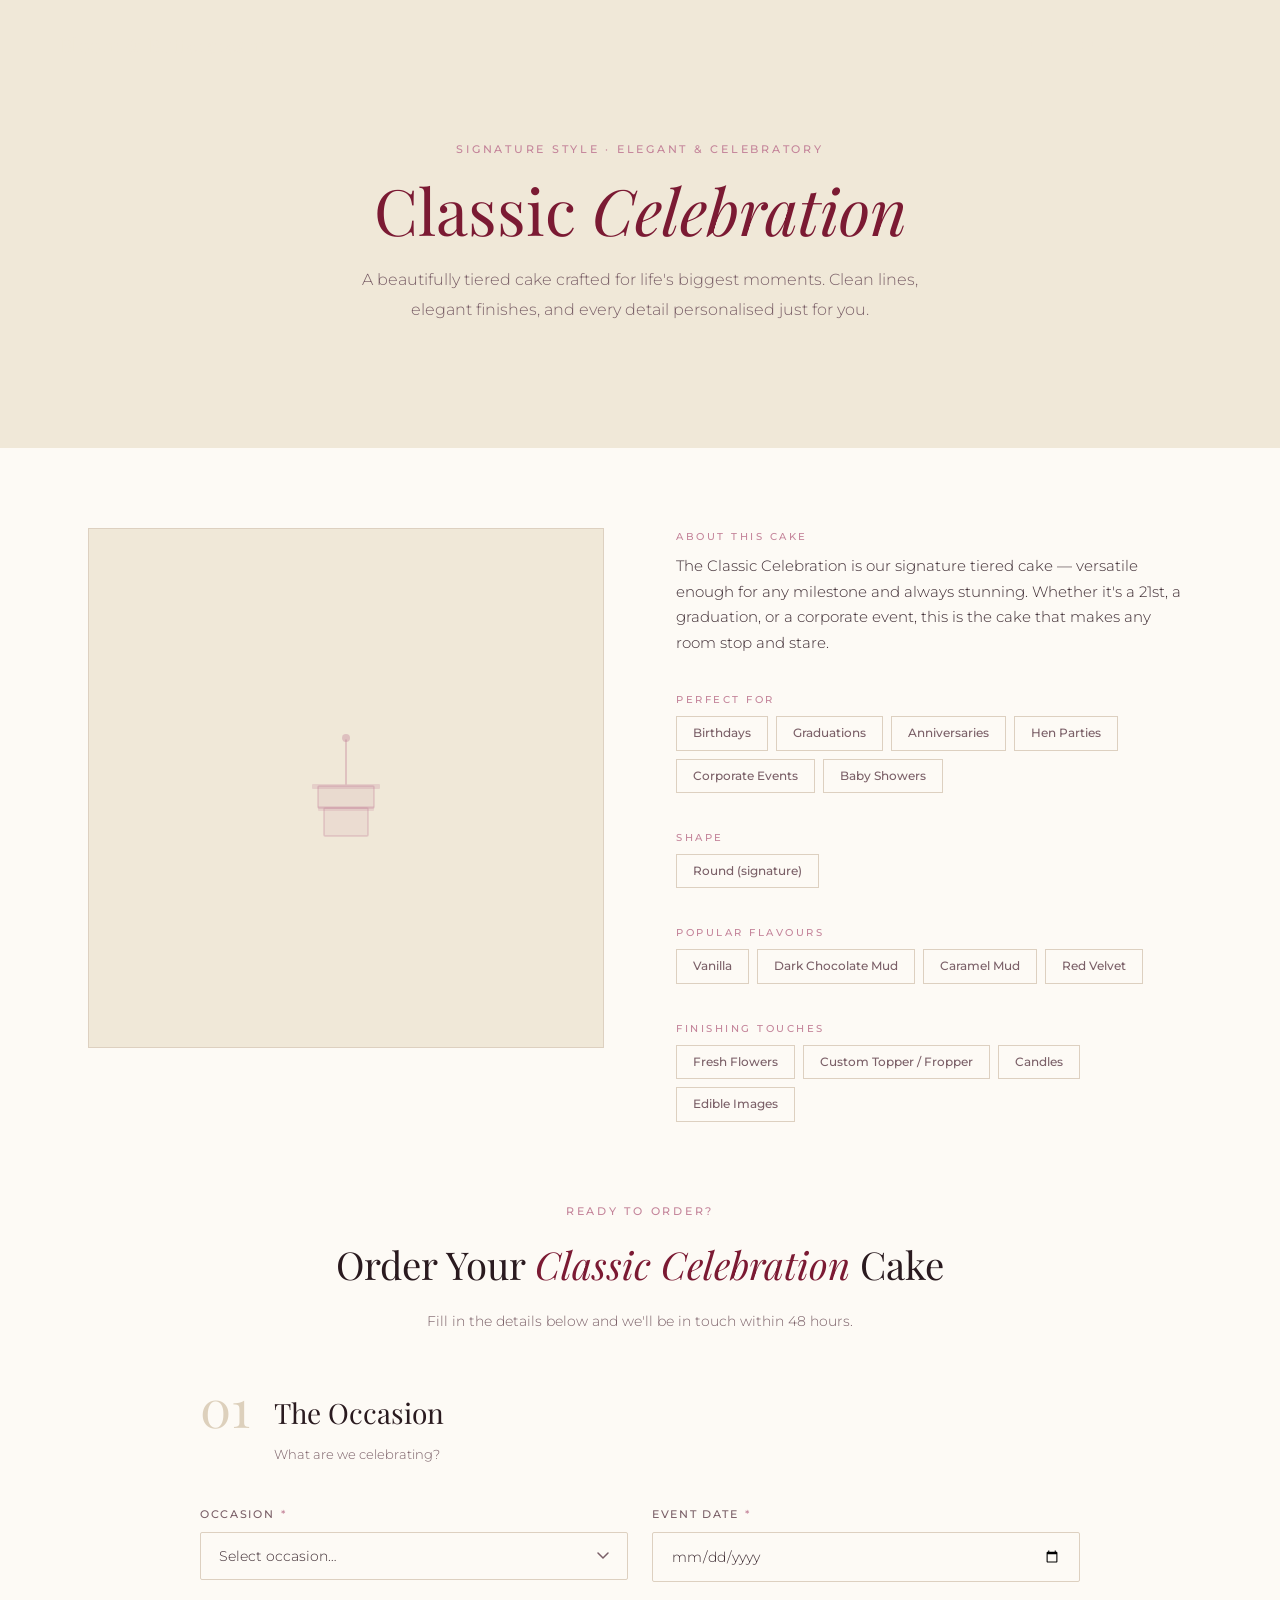
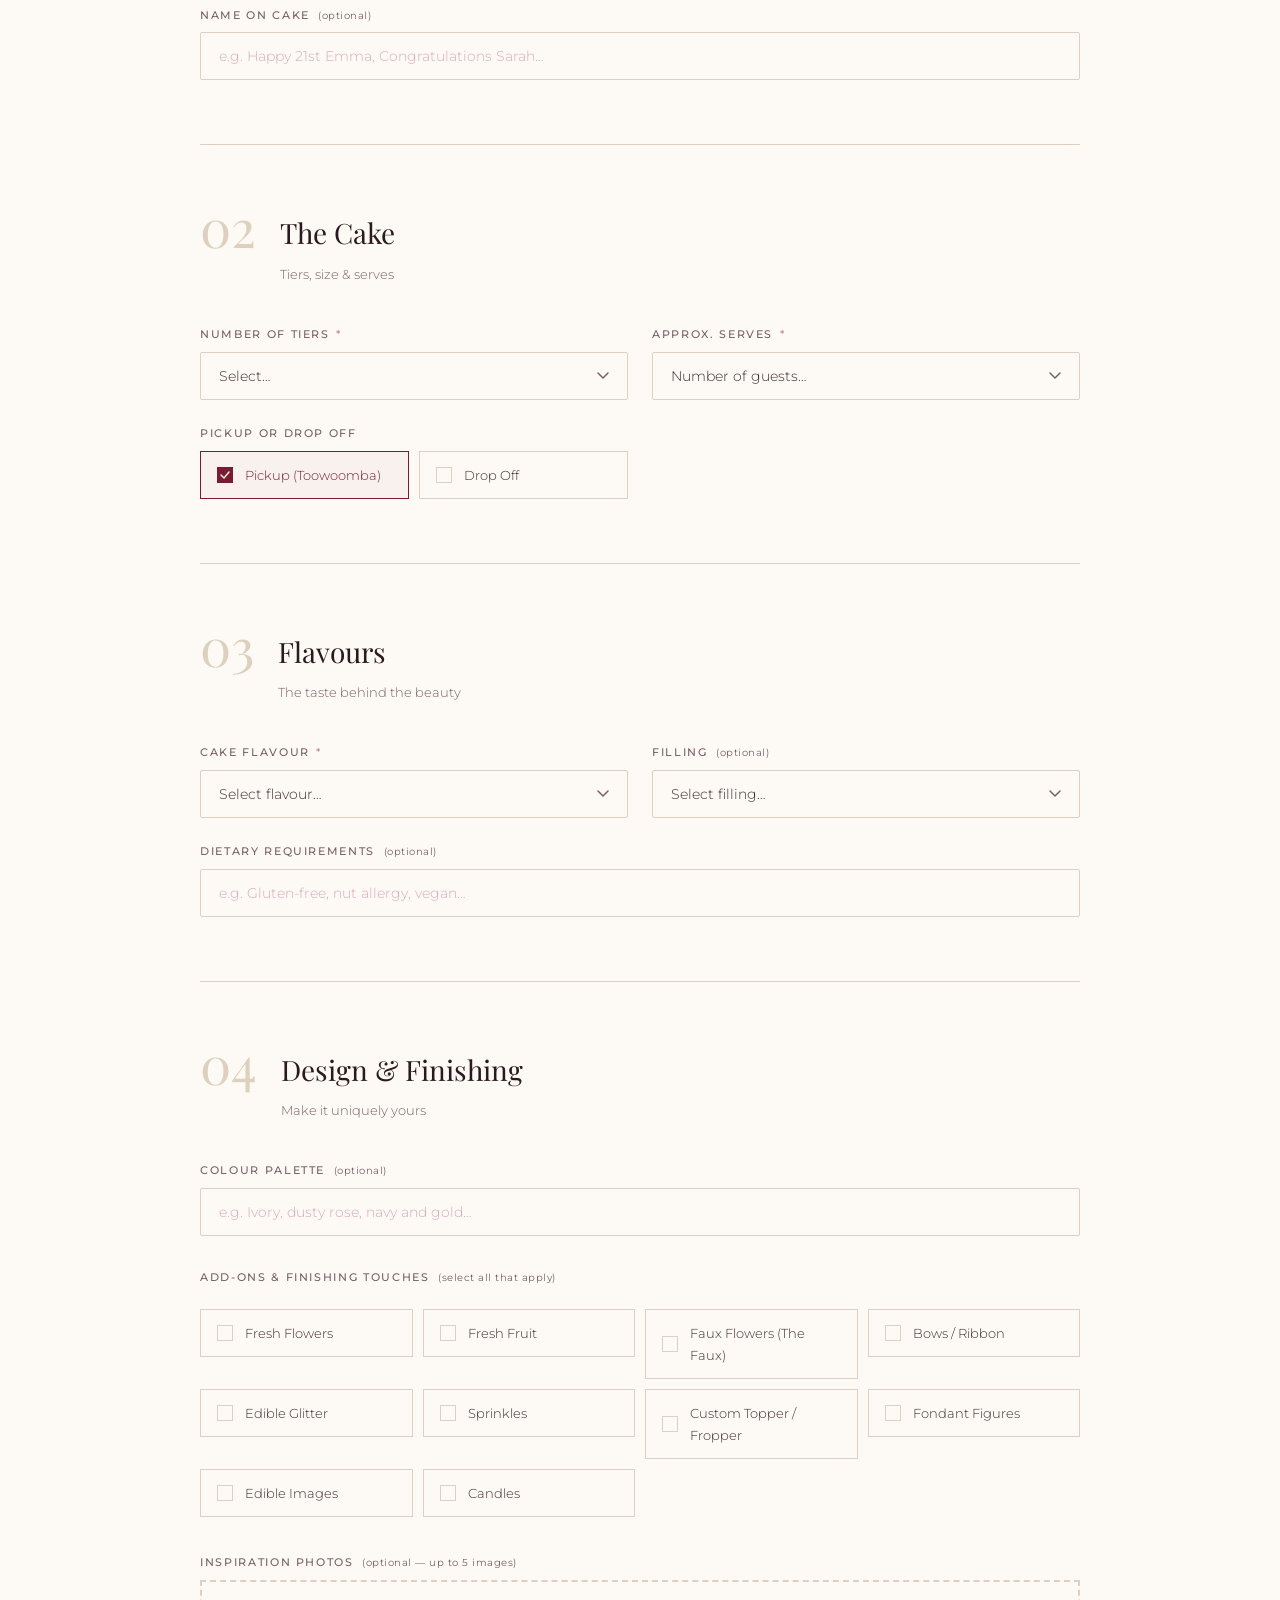
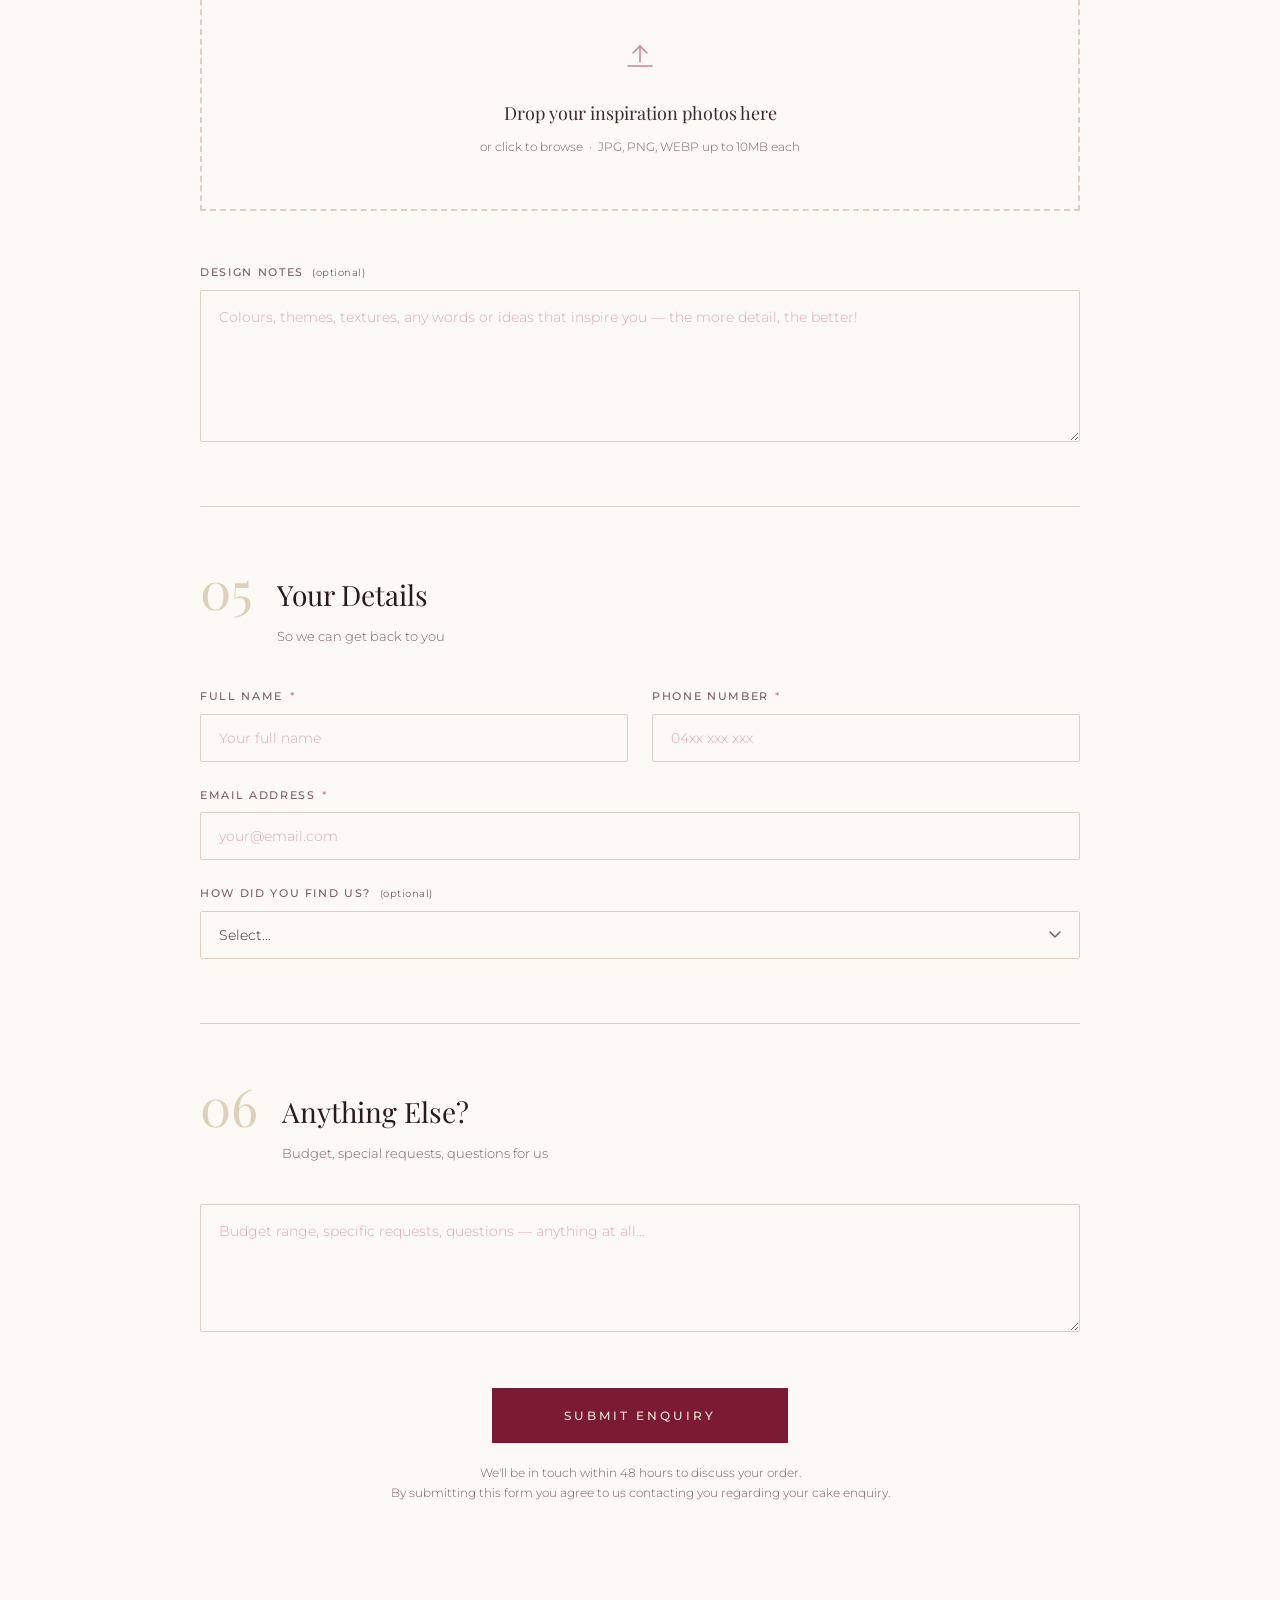
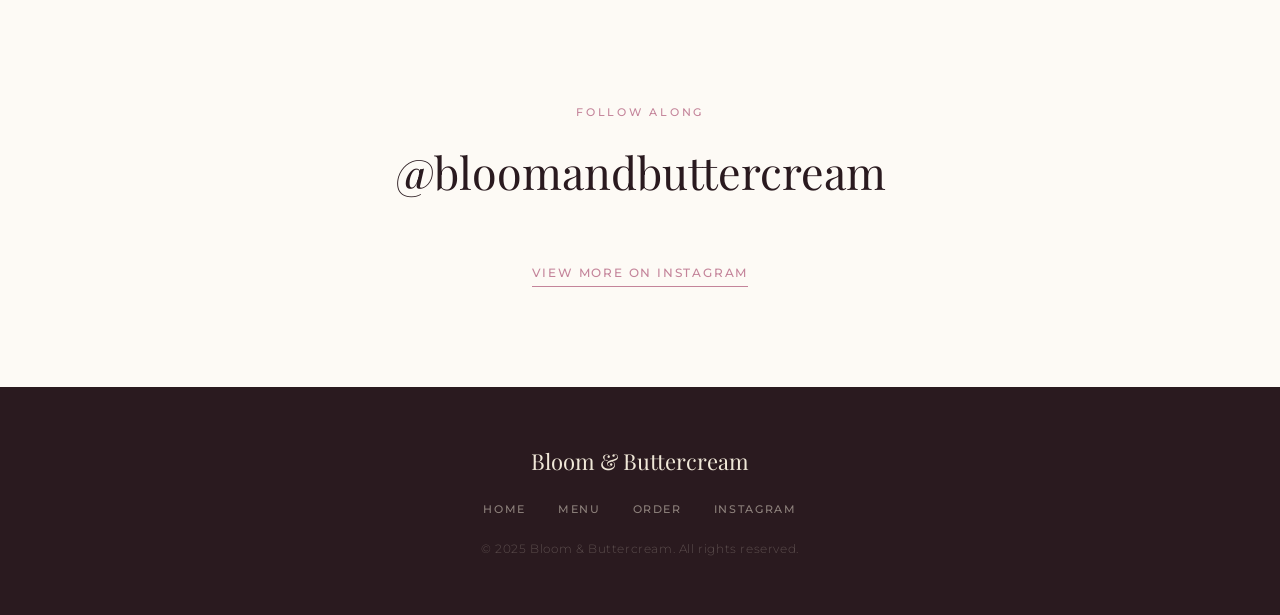
<file: cake-classic-celebration.html>
<!DOCTYPE html>
<html lang="en">
<head>
  <meta charset="UTF-8">
  <meta name="viewport" content="width=device-width, initial-scale=1.0">
  <title>Classic Celebration Cake — Bloom &amp; Buttercream</title>
  <meta name="description" content="Order a beautifully tiered Classic Celebration cake — elegant, personalised, and perfect for every milestone.">
  <link rel="preconnect" href="https://fonts.googleapis.com">
  <link rel="preconnect" href="https://fonts.gstatic.com" crossorigin>
  <link href="https://fonts.googleapis.com/css2?family=Playfair+Display:ital,wght@0,400;0,600;1,400;1,600&family=Montserrat:wght@300;400;500&display=swap" rel="stylesheet">
  <link rel="stylesheet" href="css/styles.css">
  <link rel="icon" href="pics/favicon.png" type="image/png">
</head>
<body>

  <nav class="nav nav--over-dark" id="nav">
    <a href="index.html" class="nav__logo">
      <img src="pics/logo.png" alt="Bloom &amp; Buttercream" class="nav__logo-img">
    </a>
    <ul class="nav__links" id="navLinks">
      <li><a href="index.html">Home</a></li>
      <li><a href="menu.html">Menu</a></li>
      <li><a href="index.html#instagram">Gallery</a></li>
    </ul>
    <button class="nav__hamburger" id="hamburger" aria-label="Toggle menu">
      <span></span><span></span><span></span>
    </button>
  </nav>

  <div class="showcase-hero">
    <div class="container">
      <p class="showcase-hero__eyebrow">Signature Style · Elegant &amp; Celebratory</p>
      <h1 class="showcase-hero__title">Classic <em>Celebration</em></h1>
      <p class="showcase-hero__sub">A beautifully tiered cake crafted for life's biggest moments. Clean lines, elegant finishes, and every detail personalised just for you.</p>
    </div>
  </div>

  <section class="showcase-body" style="padding-bottom: 0">
    <div class="container">
      <div class="showcase-layout">

        <div class="showcase-image">
          <!-- Replace with: <img src="images/classic-celebration.jpg" alt="Classic Celebration Cake"> -->
          <div class="showcase-image-placeholder">
            <svg width="100" height="120" viewBox="0 0 100 120" fill="none" xmlns="http://www.w3.org/2000/svg">
              <rect x="22" y="58" width="56" height="22" rx="1" fill="rgba(196,132,154,0.15)" stroke="rgba(196,132,154,0.35)" stroke-width="1.5"/>
              <rect x="28" y="80" width="44" height="28" rx="1" fill="rgba(196,132,154,0.12)" stroke="rgba(196,132,154,0.35)" stroke-width="1.5"/>
              <rect x="16" y="56" width="68" height="5" rx="1" fill="rgba(196,132,154,0.25)"/>
              <rect x="22" y="78" width="56" height="5" rx="1" fill="rgba(196,132,154,0.22)"/>
              <line x1="50" y1="12" x2="50" y2="56" stroke="rgba(196,132,154,0.5)" stroke-width="1.5" stroke-linecap="round"/>
              <circle cx="50" cy="10" r="4" fill="rgba(196,132,154,0.4)"/>
            </svg>
          </div>
        </div>

        <div class="showcase-details">
          <p class="showcase-details__label">About this cake</p>
          <p class="showcase-details__value">The Classic Celebration is our signature tiered cake — versatile enough for any milestone and always stunning. Whether it's a 21st, a graduation, or a corporate event, this is the cake that makes any room stop and stare.</p>

          <p class="showcase-details__label">Perfect For</p>
          <div class="showcase-details__tags">
            <span class="showcase-details__tag">Birthdays</span>
            <span class="showcase-details__tag">Graduations</span>
            <span class="showcase-details__tag">Anniversaries</span>
            <span class="showcase-details__tag">Hen Parties</span>
            <span class="showcase-details__tag">Corporate Events</span>
            <span class="showcase-details__tag">Baby Showers</span>
          </div>

          <p class="showcase-details__label">Shape</p>
          <div class="showcase-details__tags">
            <span class="showcase-details__tag">Round (signature)</span>
          </div>

          <p class="showcase-details__label">Popular Flavours</p>
          <div class="showcase-details__tags">
            <span class="showcase-details__tag">Vanilla</span>
            <span class="showcase-details__tag">Dark Chocolate Mud</span>
            <span class="showcase-details__tag">Caramel Mud</span>
            <span class="showcase-details__tag">Red Velvet</span>
          </div>

          <p class="showcase-details__label">Finishing Touches</p>
          <div class="showcase-details__tags">
            <span class="showcase-details__tag">Fresh Flowers</span>
            <span class="showcase-details__tag">Custom Topper / Fropper</span>
            <span class="showcase-details__tag">Candles</span>
            <span class="showcase-details__tag">Edible Images</span>
          </div>
        </div>

      </div>
    </div>
  </section>

  <!-- ── Custom Order Form ── -->
  <section class="order-section" id="order">
    <div class="container">
      <div class="form-wrap">
        <div style="text-align:center;margin-bottom:56px">
          <p class="section-eyebrow">Ready to Order?</p>
          <h2 style="font-family:var(--font-display);font-size:clamp(28px,3vw,40px);font-weight:400;color:var(--clr-dark);margin-bottom:12px">Order Your <em style="font-style:italic;color:var(--clr-primary)">Classic Celebration</em> Cake</h2>
          <p style="font-size:14px;color:var(--clr-text-muted)">Fill in the details below and we'll be in touch within 48 hours.</p>
        </div>

        <form id="celebrationForm" action="https://formspree.io/f/xjglpwrw" method="POST" enctype="multipart/form-data">
          <input type="hidden" name="_subject" value="Classic Celebration Cake Enquiry — Bloom &amp; Buttercream">
          <input type="hidden" name="_next" value="thank-you.html">
          <input type="hidden" name="cake_style_preset" value="Classic Celebration">
          <input type="hidden" name="cake_shape" value="Round">
          <input type="text" name="_gotcha" style="display:none" tabindex="-1" autocomplete="off">

          <!-- 01: THE OCCASION -->
          <div class="form-section">
            <div class="form-section__header">
              <span class="form-section__number">01</span>
              <div><h2 class="form-section__title">The Occasion</h2><p class="form-section__sub">What are we celebrating?</p></div>
            </div>
            <div class="form-grid">
              <div class="form-field" id="cc-field-occasion">
                <label class="form-label" for="cc-occasion">Occasion <span class="required">*</span></label>
                <select class="form-select" id="cc-occasion" name="occasion" required>
                  <option value="" disabled selected>Select occasion…</option>
                  <option>Birthday</option>
                  <option>Graduation</option>
                  <option>Anniversary</option>
                  <option>Baby Shower</option>
                  <option>Gender Reveal</option>
                  <option>Christening / Baptism</option>
                  <option>Engagement</option>
                  <option>Hen Party</option>
                  <option>Corporate Event</option>
                  <option>Other</option>
                </select>
                <span class="form-error">Please select an occasion</span>
              </div>
              <div class="form-field" id="cc-field-event-date">
                <label class="form-label" for="cc-eventDate">Event Date <span class="required">*</span></label>
                <input class="form-input" type="date" id="cc-eventDate" name="event_date" required>
                <span class="form-error">Please select your event date</span>
              </div>
            </div>
            <div class="form-field" style="margin-top:24px">
              <label class="form-label" for="cc-nameOnCake">Name on Cake <span class="optional">(optional)</span></label>
              <input class="form-input" type="text" id="cc-nameOnCake" name="name_on_cake" placeholder="e.g. Happy 21st Emma, Congratulations Sarah…">
            </div>
          </div>

          <!-- 02: THE CAKE -->
          <div class="form-section">
            <div class="form-section__header">
              <span class="form-section__number">02</span>
              <div><h2 class="form-section__title">The Cake</h2><p class="form-section__sub">Tiers, size &amp; serves</p></div>
            </div>
            <div class="form-grid">
              <div class="form-field" id="cc-field-cake-size">
                <label class="form-label" for="cc-cakeSize">Number of Tiers <span class="required">*</span></label>
                <select class="form-select" id="cc-cakeSize" name="cake_size" required>
                  <option value="" disabled selected>Select…</option>
                  <option>Single tier</option>
                  <option>Two tier</option>
                  <option>Three tier</option>
                </select>
                <span class="form-error">Please select number of tiers</span>
              </div>
              <div class="form-field" id="cc-field-serves">
                <label class="form-label" for="cc-serves">Approx. Serves <span class="required">*</span></label>
                <select class="form-select" id="cc-serves" name="serves" required>
                  <option value="" disabled selected>Number of guests…</option>
                  <option>Up to 10</option>
                  <option>10 – 20</option>
                  <option>20 – 30</option>
                  <option>30 – 50</option>
                  <option>50 – 75</option>
                  <option>75 – 100</option>
                  <option>100+</option>
                  <option>Not sure</option>
                </select>
                <span class="form-error">Please select a serving size</span>
              </div>
              <div class="form-field">
                <label class="form-label">Pickup or Drop Off</label>
                <div class="addons-grid" style="grid-template-columns:1fr 1fr;margin-top:0">
                  <div class="addon-item">
                    <input type="radio" name="delivery" id="cc-delivery-pickup" value="Pickup (Toowoomba)" checked>
                    <label class="addon-label" for="cc-delivery-pickup">Pickup (Toowoomba)</label>
                  </div>
                  <div class="addon-item">
                    <input type="radio" name="delivery" id="cc-delivery-dropoff" value="Drop Off">
                    <label class="addon-label" for="cc-delivery-dropoff">Drop Off</label>
                  </div>
                </div>
                <div id="cc-dropoff-details" style="display:none;margin-top:10px">
                  <input class="form-input" type="text" id="cc-dropoffVenue" name="dropoff_venue" placeholder="Suburb or venue name (e.g. Rangeville, Highfields, Gabbinbar Homestead…)">
                </div>
              </div>
            </div>
          </div>

          <!-- 03: FLAVOURS -->
          <div class="form-section">
            <div class="form-section__header">
              <span class="form-section__number">03</span>
              <div><h2 class="form-section__title">Flavours</h2><p class="form-section__sub">The taste behind the beauty</p></div>
            </div>
            <div class="form-grid">
              <div class="form-field" id="cc-field-cake-flavour">
                <label class="form-label" for="cc-cakeFlavour">Cake Flavour <span class="required">*</span></label>
                <select class="form-select" id="cc-cakeFlavour" name="cake_flavour" required>
                  <option value="" disabled selected>Select flavour…</option>
                  <option>Dark Chocolate Mud</option>
                  <option>Caramel Mud</option>
                  <option>White Chocolate Mud</option>
                  <option>Marble</option>
                  <option>Red Velvet</option>
                  <option>Vanilla</option>
                </select>
                <span class="form-error">Please select a cake flavour</span>
              </div>
              <div class="form-field">
                <label class="form-label" for="cc-filling">Filling <span class="optional">(optional)</span></label>
                <select class="form-select" id="cc-filling" name="filling">
                  <option value="" disabled selected>Select filling…</option>
                  <option>Cookie Butter</option>
                  <option>Jam</option>
                  <option>Lemon Curd</option>
                  <option>Passionfruit Curd</option>
                  <option>Hazelnut</option>
                  <option>Pistachio</option>
                  <option>Chocolate Ganache</option>
                  <option>Oreo Crunch</option>
                  <option>Biscoff Crunch</option>
                  <option>Vanilla Biscuit Crunch</option>
                  <option>Berries (Seasonal)</option>
                </select>
              </div>
            </div>
            <div class="form-field" style="margin-top:24px">
              <label class="form-label" for="cc-dietary">Dietary Requirements <span class="optional">(optional)</span></label>
              <input class="form-input" type="text" id="cc-dietary" name="dietary" placeholder="e.g. Gluten-free, nut allergy, vegan…">
            </div>
          </div>

          <!-- 04: DESIGN -->
          <div class="form-section">
            <div class="form-section__header">
              <span class="form-section__number">04</span>
              <div><h2 class="form-section__title">Design &amp; Finishing</h2><p class="form-section__sub">Make it uniquely yours</p></div>
            </div>
            <div class="form-grid">
              <div class="form-field form-col-full">
                <label class="form-label" for="cc-colourPalette">Colour Palette <span class="optional">(optional)</span></label>
                <input class="form-input" type="text" id="cc-colourPalette" name="colour_palette" placeholder="e.g. Ivory, dusty rose, navy and gold…">
              </div>
            </div>
            <div class="form-field" style="margin-top:32px">
              <label class="form-label">Add-ons &amp; Finishing Touches <span class="optional">(select all that apply)</span></label>
              <div class="addons-grid" id="cc-addonsGrid"></div>
            </div>
            <div class="form-field" style="margin-top:36px">
              <label class="form-label">Inspiration Photos <span class="optional">(optional — up to 5 images)</span></label>
              <div class="upload-zone" id="cc-uploadZone">
                <input type="file" name="inspiration_photos" accept="image/*" multiple id="cc-photoInput">
                <div class="upload-icon">
                  <svg width="40" height="40" viewBox="0 0 40 40" fill="none">
                    <path d="M20 28V12" stroke="#C4849A" stroke-width="1.5" stroke-linecap="round"/>
                    <path d="M13 19l7-7 7 7" stroke="#C4849A" stroke-width="1.5" stroke-linecap="round" stroke-linejoin="round"/>
                    <path d="M8 32h24" stroke="#C4849A" stroke-width="1.5" stroke-linecap="round"/>
                  </svg>
                </div>
                <p class="upload-title">Drop your inspiration photos here</p>
                <p class="upload-sub">or click to browse &nbsp;&middot;&nbsp; JPG, PNG, WEBP up to 10MB each</p>
              </div>
              <div class="upload-previews" id="cc-uploadPreviews"></div>
            </div>
            <div class="form-field" style="margin-top:24px">
              <label class="form-label" for="cc-designNotes">Design Notes <span class="optional">(optional)</span></label>
              <textarea class="form-textarea" id="cc-designNotes" name="design_notes" rows="5" placeholder="Colours, themes, textures, any words or ideas that inspire you — the more detail, the better!"></textarea>
            </div>
          </div>

          <!-- 05: YOUR DETAILS -->
          <div class="form-section">
            <div class="form-section__header">
              <span class="form-section__number">05</span>
              <div><h2 class="form-section__title">Your Details</h2><p class="form-section__sub">So we can get back to you</p></div>
            </div>
            <div class="form-grid">
              <div class="form-field" id="cc-field-name">
                <label class="form-label" for="cc-fullName">Full Name <span class="required">*</span></label>
                <input class="form-input" type="text" id="cc-fullName" name="name" placeholder="Your full name" required autocomplete="name">
                <span class="form-error">Please enter your name</span>
              </div>
              <div class="form-field" id="cc-field-phone">
                <label class="form-label" for="cc-phone">Phone Number <span class="required">*</span></label>
                <input class="form-input" type="tel" id="cc-phone" name="phone" placeholder="04xx xxx xxx" required autocomplete="tel">
                <span class="form-error">Please enter your phone number</span>
              </div>
              <div class="form-field form-col-full" id="cc-field-email">
                <label class="form-label" for="cc-email">Email Address <span class="required">*</span></label>
                <input class="form-input" type="email" id="cc-email" name="email" placeholder="your@email.com" required autocomplete="email">
                <span class="form-error">Please enter a valid email address</span>
              </div>
              <div class="form-field form-col-full">
                <label class="form-label" for="cc-heardFrom">How did you find us? <span class="optional">(optional)</span></label>
                <select class="form-select" id="cc-heardFrom" name="heard_from">
                  <option value="" disabled selected>Select…</option>
                  <option>Instagram</option>
                  <option>Facebook</option>
                  <option>TikTok</option>
                  <option>Google</option>
                  <option>Word of mouth / Friend</option>
                  <option>Wedding expo</option>
                  <option>Returning customer</option>
                  <option>Other</option>
                </select>
              </div>
            </div>
          </div>

          <!-- 06: ANYTHING ELSE -->
          <div class="form-section" style="border-bottom:none;margin-bottom:0;padding-bottom:0">
            <div class="form-section__header">
              <span class="form-section__number">06</span>
              <div><h2 class="form-section__title">Anything Else?</h2><p class="form-section__sub">Budget, special requests, questions for us</p></div>
            </div>
            <div class="form-field">
              <textarea class="form-textarea" name="additional_notes" rows="4" placeholder="Budget range, specific requests, questions — anything at all…"></textarea>
            </div>
          </div>

          <div class="form-submit">
            <button type="submit" class="btn btn--submit" id="cc-submitBtn">Submit Enquiry</button>
            <p class="form-submit__note">We'll be in touch within 48 hours to discuss your order.<br>By submitting this form you agree to us contacting you regarding your cake enquiry.</p>
          </div>
        </form>
      </div>
    </div>
  </section>


  <section class="insta-section">
    <div class="container">
      <p class="section-eyebrow">Follow Along</p>
      <a href="https://instagram.com/bloomandbuttercream" class="insta-handle" target="_blank" rel="noopener">@bloomandbuttercream</a>
      <div class="insta-feed">
        <behold-widget feed-id="IJFzatjDtzdDnfz5L7L2"></behold-widget>
        <script>
          (() => {
            const d=document,s=d.createElement("script");s.type="module";
            s.src="https://w.behold.so/widget.js";d.head.append(s);
          })();
        </script>
      </div>
      <a href="https://instagram.com/bloomandbuttercream" class="insta-cta" target="_blank" rel="noopener">View more on Instagram</a>
    </div>
  </section>

  <footer class="footer">
    <div class="container">
      <p class="footer__brand">Bloom &amp; Buttercream</p>
      <div class="footer__links">
        <a href="index.html">Home</a>
        <a href="menu.html">Menu</a>
        <a href="start-order.html">Order</a>
        <a href="https://instagram.com/bloomandbuttercream" target="_blank" rel="noopener">Instagram</a>
      </div>
      <p class="footer__copy">&copy; 2025 Bloom &amp; Buttercream. All rights reserved.</p>
    </div>
  </footer>

  <script src="js/config.js"></script>
  <script src="js/main.js"></script>
  <script>
  (function () {
    /* Min date = today */
    var dateInput = document.getElementById('cc-eventDate');
    if (dateInput) dateInput.min = new Date().toISOString().split('T')[0];

    /* Populate add-ons from config */
    if (typeof BB_CONFIG !== 'undefined') {
      var grid = document.getElementById('cc-addonsGrid');
      if (grid) {
        BB_CONFIG.addons.forEach(function (addon) {
          var safeId = 'cc-addon-' + addon.toLowerCase().replace(/[^a-z0-9]+/g, '-');
          var item = document.createElement('div');
          item.className = 'addon-item';
          var cb = document.createElement('input');
          cb.type = 'checkbox'; cb.id = safeId; cb.name = 'addons'; cb.value = addon;
          var lbl = document.createElement('label');
          lbl.className = 'addon-label'; lbl.htmlFor = safeId; lbl.textContent = addon;
          item.appendChild(cb); item.appendChild(lbl);
          grid.appendChild(item);
        });
      }
    }

    /* Delivery toggle */
    var dropoffDetails = document.getElementById('cc-dropoff-details');
    var dropoffVenue   = document.getElementById('cc-dropoffVenue');
    var labelPickup    = document.querySelector('label[for="cc-delivery-pickup"]');
    var labelDropoff   = document.querySelector('label[for="cc-delivery-dropoff"]');
    function setDropoff(isDropoff) {
      if (dropoffDetails) dropoffDetails.style.display = isDropoff ? 'block' : 'none';
      if (dropoffVenue) { dropoffVenue.required = isDropoff; if (!isDropoff) dropoffVenue.value = ''; }
    }
    if (labelPickup)  labelPickup.addEventListener('click',  function () { setDropoff(false); });
    if (labelDropoff) labelDropoff.addEventListener('click', function () { setDropoff(true); });

    /* Photo previews */
    var photoInput = document.getElementById('cc-photoInput');
    var previews   = document.getElementById('cc-uploadPreviews');
    var uploadZone = document.getElementById('cc-uploadZone');
    if (photoInput && previews) {
      photoInput.addEventListener('change', function () { renderPreviews(Array.from(this.files).slice(0, 5)); });
    }
    if (uploadZone) {
      uploadZone.addEventListener('dragover', function (e) { e.preventDefault(); uploadZone.classList.add('drag-over'); });
      uploadZone.addEventListener('dragleave', function () { uploadZone.classList.remove('drag-over'); });
      uploadZone.addEventListener('drop', function (e) {
        e.preventDefault(); uploadZone.classList.remove('drag-over');
        if (photoInput && e.dataTransfer.files.length) {
          photoInput.files = e.dataTransfer.files;
          renderPreviews(Array.from(e.dataTransfer.files).slice(0, 5));
        }
      });
    }
    function renderPreviews(files) {
      if (!previews) return;
      previews.innerHTML = '';
      files.forEach(function (file) {
        if (!file.type.startsWith('image/')) return;
        var reader = new FileReader();
        reader.onload = function (e) {
          var img = document.createElement('img');
          img.src = e.target.result; img.className = 'upload-preview'; img.alt = file.name;
          previews.appendChild(img);
        };
        reader.readAsDataURL(file);
      });
    }

    /* Validation */
    var fields = [
      { inputId: 'cc-occasion',    wrapperId: 'cc-field-occasion' },
      { inputId: 'cc-eventDate',   wrapperId: 'cc-field-event-date' },
      { inputId: 'cc-cakeSize',    wrapperId: 'cc-field-cake-size' },
      { inputId: 'cc-serves',      wrapperId: 'cc-field-serves' },
      { inputId: 'cc-cakeFlavour', wrapperId: 'cc-field-cake-flavour' },
      { inputId: 'cc-fullName',    wrapperId: 'cc-field-name' },
      { inputId: 'cc-phone',       wrapperId: 'cc-field-phone' },
      { inputId: 'cc-email',       wrapperId: 'cc-field-email' },
    ];
    function isValid(input) {
      var val = input.value.trim();
      if (!val) return false;
      if (input.type === 'email') return /^[^\s@]+@[^\s@]+\.[^\s@]+$/.test(val);
      return true;
    }
    function validateField(inputId, wrapperId) {
      var input   = document.getElementById(inputId);
      var wrapper = document.getElementById(wrapperId);
      if (!input || !wrapper) return true;
      var valid = isValid(input);
      wrapper.classList.toggle('has-error', !valid);
      return valid;
    }
    fields.forEach(function (f) {
      var input = document.getElementById(f.inputId);
      if (!input) return;
      input.addEventListener('blur', function () { validateField(f.inputId, f.wrapperId); });
      input.addEventListener('input', function () {
        var wrapper = document.getElementById(f.wrapperId);
        if (wrapper && wrapper.classList.contains('has-error')) validateField(f.inputId, f.wrapperId);
      });
    });

    var form      = document.getElementById('celebrationForm');
    var submitBtn = document.getElementById('cc-submitBtn');
    if (form) {
      form.addEventListener('submit', function (e) {
        var allValid = fields.every(function (f) { return validateField(f.inputId, f.wrapperId); });
        if (!allValid) {
          e.preventDefault();
          var firstError = form.querySelector('.has-error');
          if (firstError) firstError.scrollIntoView({ behavior: 'smooth', block: 'center' });
          return;
        }
        if (submitBtn) { submitBtn.disabled = true; submitBtn.textContent = 'Sending…'; }
      });
    }
  }());
  </script>
</body>
</html>
</file>
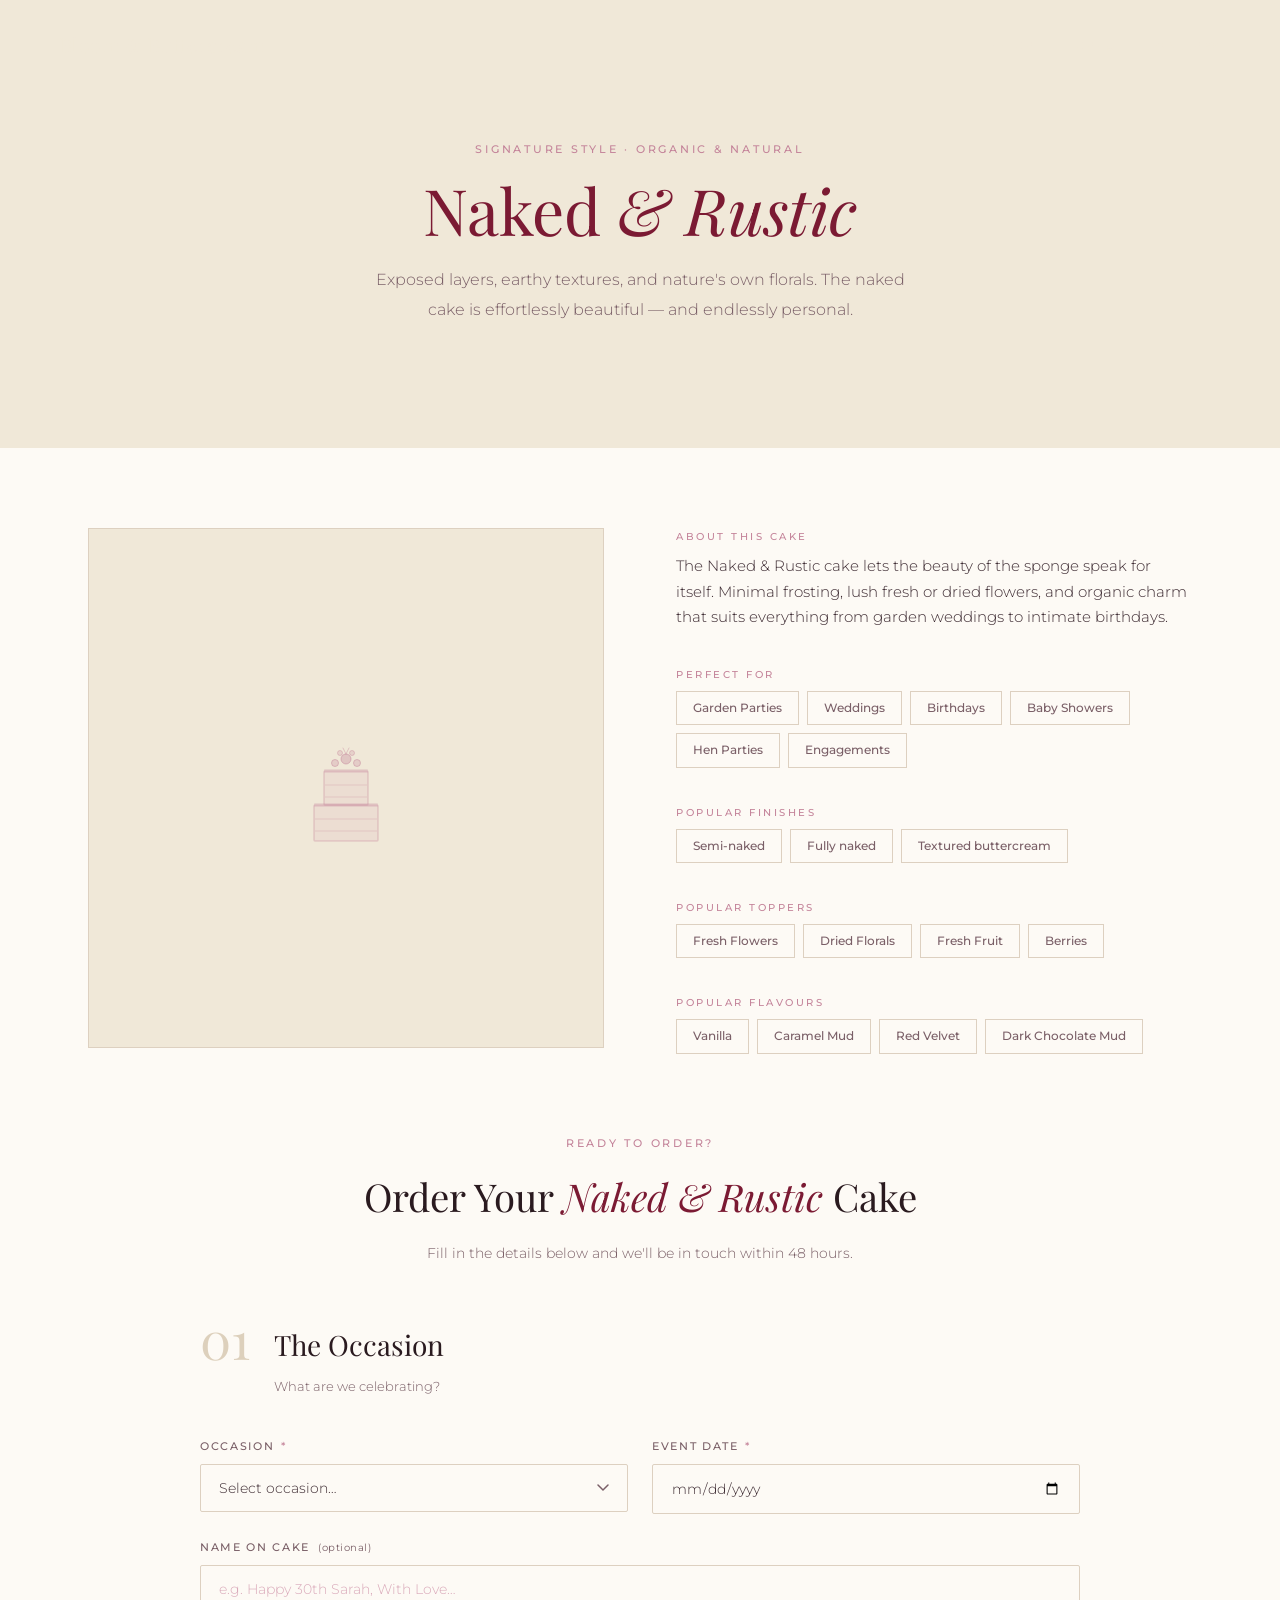
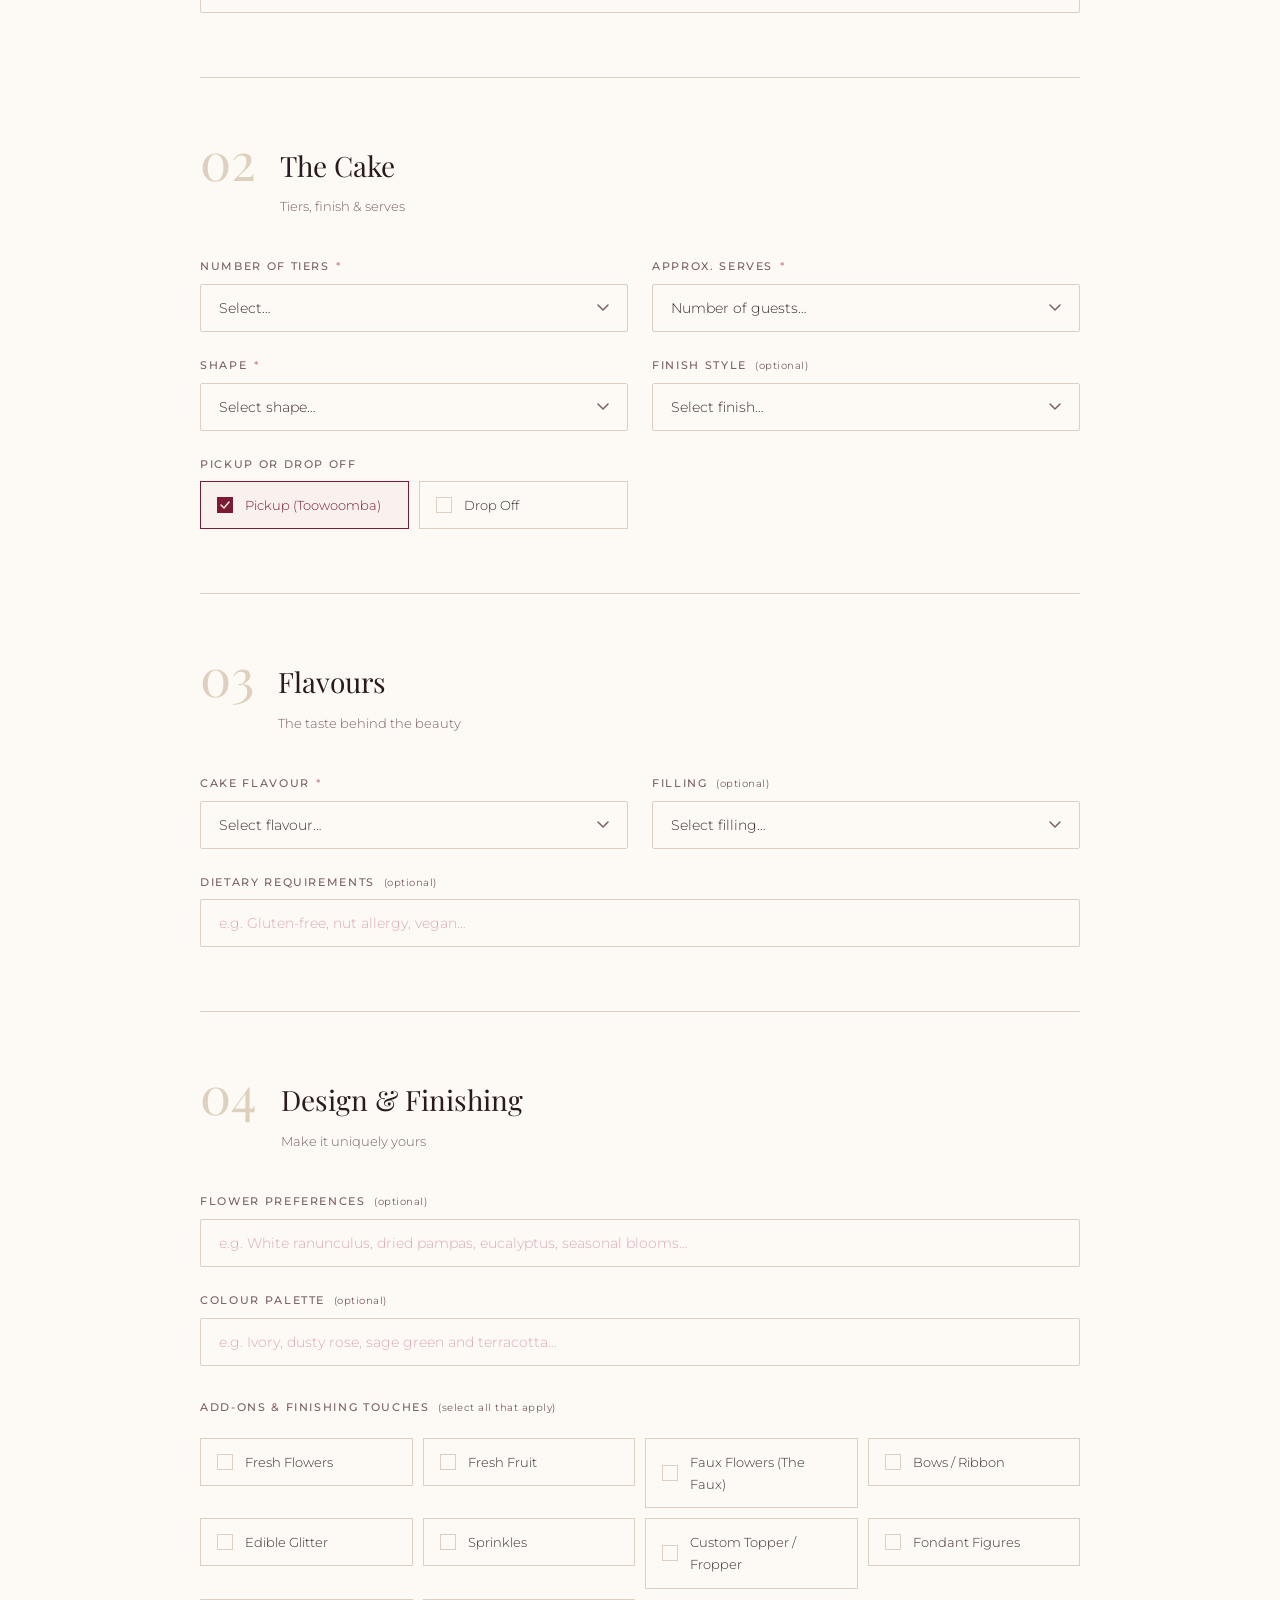
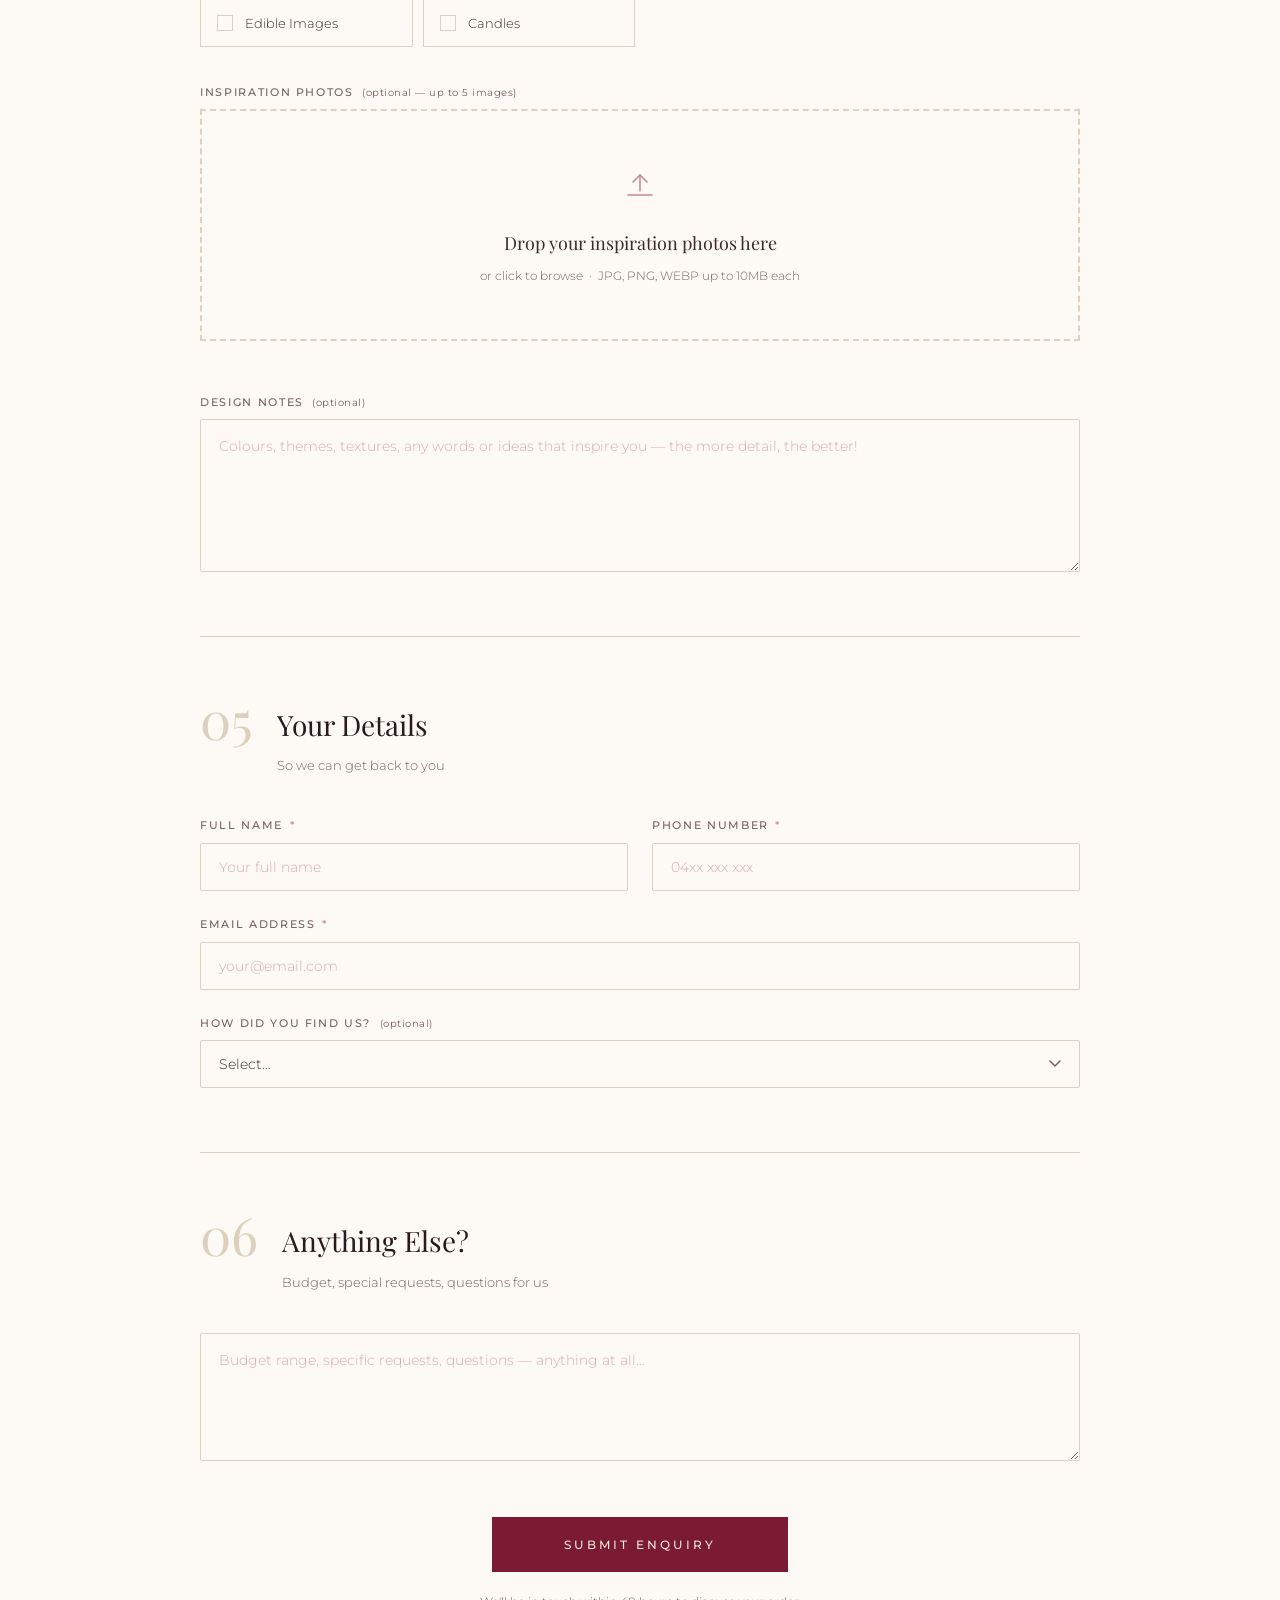
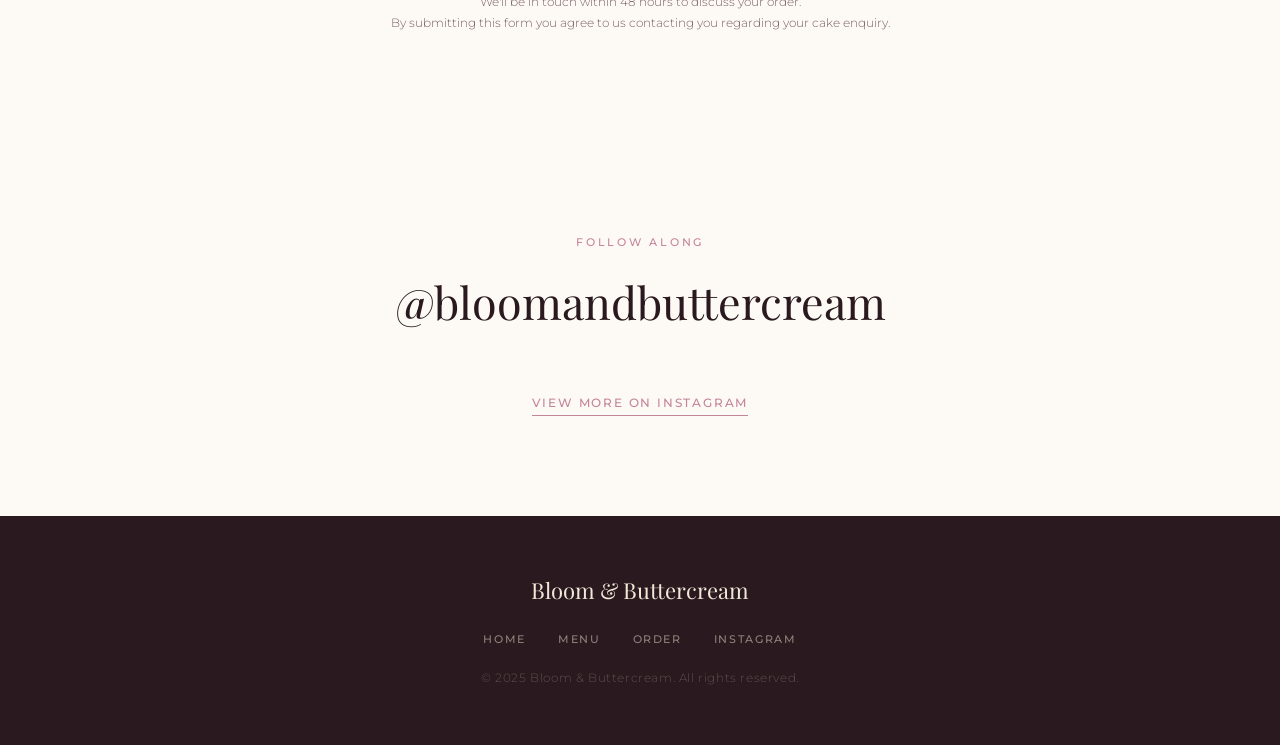
<file: cake-naked-rustic.html>
<!DOCTYPE html>
<html lang="en">
<head>
  <meta charset="UTF-8">
  <meta name="viewport" content="width=device-width, initial-scale=1.0">
  <title>Naked &amp; Rustic Cake — Bloom &amp; Buttercream</title>
  <meta name="description" content="Order a beautiful naked or semi-naked cake from Bloom &amp; Buttercream. Organic, earthy, and decorated with fresh or dried flowers.">
  <link rel="preconnect" href="https://fonts.googleapis.com">
  <link rel="preconnect" href="https://fonts.gstatic.com" crossorigin>
  <link href="https://fonts.googleapis.com/css2?family=Playfair+Display:ital,wght@0,400;0,600;1,400;1,600&family=Montserrat:wght@300;400;500&display=swap" rel="stylesheet">
  <link rel="stylesheet" href="css/styles.css">
  <link rel="icon" href="pics/favicon.png" type="image/png">
</head>
<body>

  <nav class="nav nav--over-dark" id="nav">
    <a href="index.html" class="nav__logo">
      <img src="pics/logo.png" alt="Bloom &amp; Buttercream" class="nav__logo-img">
    </a>
    <ul class="nav__links" id="navLinks">
      <li><a href="index.html">Home</a></li>
      <li><a href="menu.html">Menu</a></li>
      <li><a href="index.html#instagram">Gallery</a></li>
    </ul>
    <button class="nav__hamburger" id="hamburger" aria-label="Toggle menu">
      <span></span><span></span><span></span>
    </button>
  </nav>

  <div class="showcase-hero">
    <div class="container">
      <p class="showcase-hero__eyebrow">Signature Style · Organic &amp; Natural</p>
      <h1 class="showcase-hero__title">Naked <em>&amp; Rustic</em></h1>
      <p class="showcase-hero__sub">Exposed layers, earthy textures, and nature's own florals. The naked cake is effortlessly beautiful — and endlessly personal.</p>
    </div>
  </div>

  <section class="showcase-body" style="padding-bottom: 0">
    <div class="container">
      <div class="showcase-layout">

        <div class="showcase-image">
          <!-- Replace with: <img src="pics/naked-rustic.jpg" alt="Naked &amp; Rustic Cake"> -->
          <div class="showcase-image-placeholder">
            <svg width="100" height="130" viewBox="0 0 100 130" fill="none" xmlns="http://www.w3.org/2000/svg">
              <!-- Bottom tier -->
              <rect x="18" y="82" width="64" height="36" rx="1" fill="rgba(196,132,154,0.10)" stroke="rgba(196,132,154,0.32)" stroke-width="1.5"/>
              <!-- Bottom tier exposed layer lines -->
              <line x1="19" y1="96" x2="81" y2="96" stroke="rgba(196,132,154,0.28)" stroke-width="1"/>
              <line x1="19" y1="108" x2="81" y2="108" stroke="rgba(196,132,154,0.28)" stroke-width="1"/>
              <!-- Thin frosting band at bottom tier top -->
              <rect x="18" y="80" width="64" height="4" rx="1" fill="rgba(196,132,154,0.20)"/>
              <!-- Top tier -->
              <rect x="28" y="48" width="44" height="34" rx="1" fill="rgba(196,132,154,0.10)" stroke="rgba(196,132,154,0.32)" stroke-width="1.5"/>
              <!-- Top tier exposed layer lines -->
              <line x1="29" y1="62" x2="71" y2="62" stroke="rgba(196,132,154,0.28)" stroke-width="1"/>
              <line x1="29" y1="74" x2="71" y2="74" stroke="rgba(196,132,154,0.28)" stroke-width="1"/>
              <!-- Thin frosting band at top tier top -->
              <rect x="28" y="46" width="44" height="4" rx="1" fill="rgba(196,132,154,0.20)"/>
              <!-- Flowers / dots at top -->
              <circle cx="50" cy="36" r="5" fill="rgba(196,132,154,0.35)" stroke="rgba(196,132,154,0.5)" stroke-width="1"/>
              <circle cx="39" cy="40" r="3.5" fill="rgba(196,132,154,0.28)" stroke="rgba(196,132,154,0.45)" stroke-width="1"/>
              <circle cx="61" cy="40" r="3.5" fill="rgba(196,132,154,0.28)" stroke="rgba(196,132,154,0.45)" stroke-width="1"/>
              <circle cx="44" cy="30" r="2.5" fill="rgba(196,132,154,0.22)" stroke="rgba(196,132,154,0.38)" stroke-width="1"/>
              <circle cx="56" cy="30" r="2.5" fill="rgba(196,132,154,0.22)" stroke="rgba(196,132,154,0.38)" stroke-width="1"/>
              <!-- Small leaf/stem lines -->
              <line x1="50" y1="31" x2="47" y2="25" stroke="rgba(196,132,154,0.40)" stroke-width="1" stroke-linecap="round"/>
              <line x1="50" y1="31" x2="53" y2="25" stroke="rgba(196,132,154,0.40)" stroke-width="1" stroke-linecap="round"/>
            </svg>
          </div>
        </div>

        <div class="showcase-details">
          <p class="showcase-details__label">About this cake</p>
          <p class="showcase-details__value">The Naked &amp; Rustic cake lets the beauty of the sponge speak for itself. Minimal frosting, lush fresh or dried flowers, and organic charm that suits everything from garden weddings to intimate birthdays.</p>

          <p class="showcase-details__label">Perfect For</p>
          <div class="showcase-details__tags">
            <span class="showcase-details__tag">Garden Parties</span>
            <span class="showcase-details__tag">Weddings</span>
            <span class="showcase-details__tag">Birthdays</span>
            <span class="showcase-details__tag">Baby Showers</span>
            <span class="showcase-details__tag">Hen Parties</span>
            <span class="showcase-details__tag">Engagements</span>
          </div>

          <p class="showcase-details__label">Popular Finishes</p>
          <div class="showcase-details__tags">
            <span class="showcase-details__tag">Semi-naked</span>
            <span class="showcase-details__tag">Fully naked</span>
            <span class="showcase-details__tag">Textured buttercream</span>
          </div>

          <p class="showcase-details__label">Popular Toppers</p>
          <div class="showcase-details__tags">
            <span class="showcase-details__tag">Fresh Flowers</span>
            <span class="showcase-details__tag">Dried Florals</span>
            <span class="showcase-details__tag">Fresh Fruit</span>
            <span class="showcase-details__tag">Berries</span>
          </div>

          <p class="showcase-details__label">Popular Flavours</p>
          <div class="showcase-details__tags">
            <span class="showcase-details__tag">Vanilla</span>
            <span class="showcase-details__tag">Caramel Mud</span>
            <span class="showcase-details__tag">Red Velvet</span>
            <span class="showcase-details__tag">Dark Chocolate Mud</span>
          </div>
        </div>

      </div>
    </div>
  </section>

  <!-- ── Custom Order Form ── -->
  <section class="order-section" id="order">
    <div class="container">
      <div class="form-wrap">
        <div style="text-align:center;margin-bottom:56px">
          <p class="section-eyebrow">Ready to Order?</p>
          <h2 style="font-family:var(--font-display);font-size:clamp(28px,3vw,40px);font-weight:400;color:var(--clr-dark);margin-bottom:12px">Order Your <em style="font-style:italic;color:var(--clr-primary)">Naked &amp; Rustic</em> Cake</h2>
          <p style="font-size:14px;color:var(--clr-text-muted)">Fill in the details below and we'll be in touch within 48 hours.</p>
        </div>

        <form id="nakedRusticForm" action="https://formspree.io/f/xjglpwrw" method="POST" enctype="multipart/form-data">
          <input type="hidden" name="_subject" value="Naked &amp; Rustic Cake Enquiry — Bloom &amp; Buttercream">
          <input type="hidden" name="_next" value="thank-you.html">
          <input type="hidden" name="cake_style_preset" value="Naked &amp; Rustic">
          <input type="text" name="_gotcha" style="display:none" tabindex="-1" autocomplete="off">

          <!-- 01: THE OCCASION -->
          <div class="form-section">
            <div class="form-section__header">
              <span class="form-section__number">01</span>
              <div><h2 class="form-section__title">The Occasion</h2><p class="form-section__sub">What are we celebrating?</p></div>
            </div>
            <div class="form-grid">
              <div class="form-field" id="nr-field-occasion">
                <label class="form-label" for="nr-occasion">Occasion <span class="required">*</span></label>
                <select class="form-select" id="nr-occasion" name="occasion" required>
                  <option value="" disabled selected>Select occasion…</option>
                  <option>Birthday</option>
                  <option>Wedding</option>
                  <option>Anniversary</option>
                  <option>Baby Shower</option>
                  <option>Hen Party</option>
                  <option>Engagement</option>
                  <option>Garden Party</option>
                  <option>Other</option>
                </select>
                <span class="form-error">Please select an occasion</span>
              </div>
              <div class="form-field" id="nr-field-event-date">
                <label class="form-label" for="nr-eventDate">Event Date <span class="required">*</span></label>
                <input class="form-input" type="date" id="nr-eventDate" name="event_date" required>
                <span class="form-error">Please select your event date</span>
              </div>
            </div>
            <div class="form-field" style="margin-top:24px">
              <label class="form-label" for="nr-nameOnCake">Name on Cake <span class="optional">(optional)</span></label>
              <input class="form-input" type="text" id="nr-nameOnCake" name="name_on_cake" placeholder="e.g. Happy 30th Sarah, With Love…">
            </div>
          </div>

          <!-- 02: THE CAKE -->
          <div class="form-section">
            <div class="form-section__header">
              <span class="form-section__number">02</span>
              <div><h2 class="form-section__title">The Cake</h2><p class="form-section__sub">Tiers, finish &amp; serves</p></div>
            </div>
            <div class="form-grid">
              <div class="form-field" id="nr-field-cake-size">
                <label class="form-label" for="nr-cakeSize">Number of Tiers <span class="required">*</span></label>
                <select class="form-select" id="nr-cakeSize" name="cake_size" required>
                  <option value="" disabled selected>Select…</option>
                  <option>Single tier</option>
                  <option>Two tier</option>
                  <option>Three tier</option>
                </select>
                <span class="form-error">Please select number of tiers</span>
              </div>
              <div class="form-field" id="nr-field-serves">
                <label class="form-label" for="nr-serves">Approx. Serves <span class="required">*</span></label>
                <select class="form-select" id="nr-serves" name="serves" required>
                  <option value="" disabled selected>Number of guests…</option>
                  <option>Up to 10</option>
                  <option>10 – 20</option>
                  <option>20 – 30</option>
                  <option>30 – 50</option>
                  <option>50 – 75</option>
                  <option>75 – 100</option>
                  <option>100+</option>
                  <option>Not sure</option>
                </select>
                <span class="form-error">Please select a serving size</span>
              </div>
              <div class="form-field">
                <label class="form-label" for="nr-cakeShape">Shape <span class="required">*</span></label>
                <select class="form-select" id="nr-cakeShape" name="cake_shape" required>
                  <option value="" disabled selected>Select shape…</option>
                  <option>Round</option>
                  <option>Square</option>
                  <option>Other</option>
                </select>
                <span class="form-error">Please select a shape</span>
              </div>
              <div class="form-field">
                <label class="form-label" for="nr-finish">Finish Style <span class="optional">(optional)</span></label>
                <select class="form-select" id="nr-finish" name="finish_style">
                  <option value="" disabled selected>Select finish…</option>
                  <option>Semi-naked</option>
                  <option>Fully naked</option>
                  <option>Textured buttercream</option>
                </select>
              </div>
              <div class="form-field">
                <label class="form-label">Pickup or Drop Off</label>
                <div class="addons-grid" style="grid-template-columns:1fr 1fr;margin-top:0">
                  <div class="addon-item">
                    <input type="radio" name="delivery" id="nr-delivery-pickup" value="Pickup (Toowoomba)" checked>
                    <label class="addon-label" for="nr-delivery-pickup">Pickup (Toowoomba)</label>
                  </div>
                  <div class="addon-item">
                    <input type="radio" name="delivery" id="nr-delivery-dropoff" value="Drop Off">
                    <label class="addon-label" for="nr-delivery-dropoff">Drop Off</label>
                  </div>
                </div>
                <div id="nr-dropoff-details" style="display:none;margin-top:10px">
                  <input class="form-input" type="text" id="nr-dropoffVenue" name="dropoff_venue" placeholder="Suburb or venue name (e.g. Rangeville, Highfields, Gabbinbar Homestead…)">
                </div>
              </div>
            </div>
          </div>

          <!-- 03: FLAVOURS -->
          <div class="form-section">
            <div class="form-section__header">
              <span class="form-section__number">03</span>
              <div><h2 class="form-section__title">Flavours</h2><p class="form-section__sub">The taste behind the beauty</p></div>
            </div>
            <div class="form-grid">
              <div class="form-field" id="nr-field-cake-flavour">
                <label class="form-label" for="nr-cakeFlavour">Cake Flavour <span class="required">*</span></label>
                <select class="form-select" id="nr-cakeFlavour" name="cake_flavour" required>
                  <option value="" disabled selected>Select flavour…</option>
                  <option>Dark Chocolate Mud</option>
                  <option>Caramel Mud</option>
                  <option>White Chocolate Mud</option>
                  <option>Marble</option>
                  <option>Red Velvet</option>
                  <option>Vanilla</option>
                </select>
                <span class="form-error">Please select a cake flavour</span>
              </div>
              <div class="form-field">
                <label class="form-label" for="nr-filling">Filling <span class="optional">(optional)</span></label>
                <select class="form-select" id="nr-filling" name="filling">
                  <option value="" disabled selected>Select filling…</option>
                  <option>Cookie Butter</option>
                  <option>Jam</option>
                  <option>Lemon Curd</option>
                  <option>Passionfruit Curd</option>
                  <option>Hazelnut</option>
                  <option>Pistachio</option>
                  <option>Chocolate Ganache</option>
                  <option>Oreo Crunch</option>
                  <option>Biscoff Crunch</option>
                  <option>Vanilla Biscuit Crunch</option>
                  <option>Berries (Seasonal)</option>
                </select>
              </div>
            </div>
            <div class="form-field" style="margin-top:24px">
              <label class="form-label" for="nr-dietary">Dietary Requirements <span class="optional">(optional)</span></label>
              <input class="form-input" type="text" id="nr-dietary" name="dietary" placeholder="e.g. Gluten-free, nut allergy, vegan…">
            </div>
          </div>

          <!-- 04: DESIGN -->
          <div class="form-section">
            <div class="form-section__header">
              <span class="form-section__number">04</span>
              <div><h2 class="form-section__title">Design &amp; Finishing</h2><p class="form-section__sub">Make it uniquely yours</p></div>
            </div>
            <div class="form-grid">
              <div class="form-field form-col-full">
                <label class="form-label" for="nr-flowers">Flower Preferences <span class="optional">(optional)</span></label>
                <input class="form-input" type="text" id="nr-flowers" name="flower_preferences" placeholder="e.g. White ranunculus, dried pampas, eucalyptus, seasonal blooms…">
              </div>
              <div class="form-field form-col-full">
                <label class="form-label" for="nr-colourPalette">Colour Palette <span class="optional">(optional)</span></label>
                <input class="form-input" type="text" id="nr-colourPalette" name="colour_palette" placeholder="e.g. Ivory, dusty rose, sage green and terracotta…">
              </div>
            </div>
            <div class="form-field" style="margin-top:32px">
              <label class="form-label">Add-ons &amp; Finishing Touches <span class="optional">(select all that apply)</span></label>
              <div class="addons-grid" id="nr-addonsGrid"></div>
            </div>
            <div class="form-field" style="margin-top:36px">
              <label class="form-label">Inspiration Photos <span class="optional">(optional — up to 5 images)</span></label>
              <div class="upload-zone" id="nr-uploadZone">
                <input type="file" name="inspiration_photos" accept="image/*" multiple id="nr-photoInput">
                <div class="upload-icon">
                  <svg width="40" height="40" viewBox="0 0 40 40" fill="none">
                    <path d="M20 28V12" stroke="#C4849A" stroke-width="1.5" stroke-linecap="round"/>
                    <path d="M13 19l7-7 7 7" stroke="#C4849A" stroke-width="1.5" stroke-linecap="round" stroke-linejoin="round"/>
                    <path d="M8 32h24" stroke="#C4849A" stroke-width="1.5" stroke-linecap="round"/>
                  </svg>
                </div>
                <p class="upload-title">Drop your inspiration photos here</p>
                <p class="upload-sub">or click to browse &nbsp;&middot;&nbsp; JPG, PNG, WEBP up to 10MB each</p>
              </div>
              <div class="upload-previews" id="nr-uploadPreviews"></div>
            </div>
            <div class="form-field" style="margin-top:24px">
              <label class="form-label" for="nr-designNotes">Design Notes <span class="optional">(optional)</span></label>
              <textarea class="form-textarea" id="nr-designNotes" name="design_notes" rows="5" placeholder="Colours, themes, textures, any words or ideas that inspire you — the more detail, the better!"></textarea>
            </div>
          </div>

          <!-- 05: YOUR DETAILS -->
          <div class="form-section">
            <div class="form-section__header">
              <span class="form-section__number">05</span>
              <div><h2 class="form-section__title">Your Details</h2><p class="form-section__sub">So we can get back to you</p></div>
            </div>
            <div class="form-grid">
              <div class="form-field" id="nr-field-name">
                <label class="form-label" for="nr-fullName">Full Name <span class="required">*</span></label>
                <input class="form-input" type="text" id="nr-fullName" name="name" placeholder="Your full name" required autocomplete="name">
                <span class="form-error">Please enter your name</span>
              </div>
              <div class="form-field" id="nr-field-phone">
                <label class="form-label" for="nr-phone">Phone Number <span class="required">*</span></label>
                <input class="form-input" type="tel" id="nr-phone" name="phone" placeholder="04xx xxx xxx" required autocomplete="tel">
                <span class="form-error">Please enter your phone number</span>
              </div>
              <div class="form-field form-col-full" id="nr-field-email">
                <label class="form-label" for="nr-email">Email Address <span class="required">*</span></label>
                <input class="form-input" type="email" id="nr-email" name="email" placeholder="your@email.com" required autocomplete="email">
                <span class="form-error">Please enter a valid email address</span>
              </div>
              <div class="form-field form-col-full">
                <label class="form-label" for="nr-heardFrom">How did you find us? <span class="optional">(optional)</span></label>
                <select class="form-select" id="nr-heardFrom" name="heard_from">
                  <option value="" disabled selected>Select…</option>
                  <option>Instagram</option>
                  <option>Facebook</option>
                  <option>TikTok</option>
                  <option>Google</option>
                  <option>Word of mouth / Friend</option>
                  <option>Wedding expo</option>
                  <option>Returning customer</option>
                  <option>Other</option>
                </select>
              </div>
            </div>
          </div>

          <!-- 06: ANYTHING ELSE -->
          <div class="form-section" style="border-bottom:none;margin-bottom:0;padding-bottom:0">
            <div class="form-section__header">
              <span class="form-section__number">06</span>
              <div><h2 class="form-section__title">Anything Else?</h2><p class="form-section__sub">Budget, special requests, questions for us</p></div>
            </div>
            <div class="form-field">
              <textarea class="form-textarea" name="additional_notes" rows="4" placeholder="Budget range, specific requests, questions — anything at all…"></textarea>
            </div>
          </div>

          <div class="form-submit">
            <button type="submit" class="btn btn--submit" id="nr-submitBtn">Submit Enquiry</button>
            <p class="form-submit__note">We'll be in touch within 48 hours to discuss your order.<br>By submitting this form you agree to us contacting you regarding your cake enquiry.</p>
          </div>
        </form>
      </div>
    </div>
  </section>


  <section class="insta-section">
    <div class="container">
      <p class="section-eyebrow">Follow Along</p>
      <a href="https://instagram.com/bloomandbuttercream" class="insta-handle" target="_blank" rel="noopener">@bloomandbuttercream</a>
      <div class="insta-feed">
        <behold-widget feed-id="IJFzatjDtzdDnfz5L7L2"></behold-widget>
        <script>
          (() => {
            const d=document,s=d.createElement("script");s.type="module";
            s.src="https://w.behold.so/widget.js";d.head.append(s);
          })();
        </script>
      </div>
      <a href="https://instagram.com/bloomandbuttercream" class="insta-cta" target="_blank" rel="noopener">View more on Instagram</a>
    </div>
  </section>

  <footer class="footer">
    <div class="container">
      <p class="footer__brand">Bloom &amp; Buttercream</p>
      <div class="footer__links">
        <a href="index.html">Home</a>
        <a href="menu.html">Menu</a>
        <a href="start-order.html">Order</a>
        <a href="https://instagram.com/bloomandbuttercream" target="_blank" rel="noopener">Instagram</a>
      </div>
      <p class="footer__copy">&copy; 2025 Bloom &amp; Buttercream. All rights reserved.</p>
    </div>
  </footer>

  <script src="js/config.js"></script>
  <script src="js/main.js"></script>
  <script>
  (function () {
    /* Min date = today */
    var dateInput = document.getElementById('nr-eventDate');
    if (dateInput) dateInput.min = new Date().toISOString().split('T')[0];

    /* Populate add-ons from config */
    if (typeof BB_CONFIG !== 'undefined') {
      var grid = document.getElementById('nr-addonsGrid');
      if (grid) {
        BB_CONFIG.addons.forEach(function (addon) {
          var safeId = 'nr-addon-' + addon.toLowerCase().replace(/[^a-z0-9]+/g, '-');
          var item = document.createElement('div');
          item.className = 'addon-item';
          var cb = document.createElement('input');
          cb.type = 'checkbox'; cb.id = safeId; cb.name = 'addons'; cb.value = addon;
          var lbl = document.createElement('label');
          lbl.className = 'addon-label'; lbl.htmlFor = safeId; lbl.textContent = addon;
          item.appendChild(cb); item.appendChild(lbl);
          grid.appendChild(item);
        });
      }
    }

    /* Delivery toggle */
    var dropoffDetails = document.getElementById('nr-dropoff-details');
    var dropoffVenue   = document.getElementById('nr-dropoffVenue');
    var labelPickup    = document.querySelector('label[for="nr-delivery-pickup"]');
    var labelDropoff   = document.querySelector('label[for="nr-delivery-dropoff"]');
    function setDropoff(isDropoff) {
      if (dropoffDetails) dropoffDetails.style.display = isDropoff ? 'block' : 'none';
      if (dropoffVenue) { dropoffVenue.required = isDropoff; if (!isDropoff) dropoffVenue.value = ''; }
    }
    if (labelPickup)  labelPickup.addEventListener('click',  function () { setDropoff(false); });
    if (labelDropoff) labelDropoff.addEventListener('click', function () { setDropoff(true); });

    /* Photo previews */
    var photoInput = document.getElementById('nr-photoInput');
    var previews   = document.getElementById('nr-uploadPreviews');
    var uploadZone = document.getElementById('nr-uploadZone');
    if (photoInput && previews) {
      photoInput.addEventListener('change', function () { renderPreviews(Array.from(this.files).slice(0, 5)); });
    }
    if (uploadZone) {
      uploadZone.addEventListener('dragover', function (e) { e.preventDefault(); uploadZone.classList.add('drag-over'); });
      uploadZone.addEventListener('dragleave', function () { uploadZone.classList.remove('drag-over'); });
      uploadZone.addEventListener('drop', function (e) {
        e.preventDefault(); uploadZone.classList.remove('drag-over');
        if (photoInput && e.dataTransfer.files.length) {
          photoInput.files = e.dataTransfer.files;
          renderPreviews(Array.from(e.dataTransfer.files).slice(0, 5));
        }
      });
    }
    function renderPreviews(files) {
      if (!previews) return;
      previews.innerHTML = '';
      files.forEach(function (file) {
        if (!file.type.startsWith('image/')) return;
        var reader = new FileReader();
        reader.onload = function (e) {
          var img = document.createElement('img');
          img.src = e.target.result; img.className = 'upload-preview'; img.alt = file.name;
          previews.appendChild(img);
        };
        reader.readAsDataURL(file);
      });
    }

    /* Validation */
    var fields = [
      { inputId: 'nr-occasion',    wrapperId: 'nr-field-occasion' },
      { inputId: 'nr-eventDate',   wrapperId: 'nr-field-event-date' },
      { inputId: 'nr-cakeSize',    wrapperId: 'nr-field-cake-size' },
      { inputId: 'nr-serves',      wrapperId: 'nr-field-serves' },
      { inputId: 'nr-cakeFlavour', wrapperId: 'nr-field-cake-flavour' },
      { inputId: 'nr-fullName',    wrapperId: 'nr-field-name' },
      { inputId: 'nr-phone',       wrapperId: 'nr-field-phone' },
      { inputId: 'nr-email',       wrapperId: 'nr-field-email' },
    ];
    function isValid(input) {
      var val = input.value.trim();
      if (!val) return false;
      if (input.type === 'email') return /^[^\s@]+@[^\s@]+\.[^\s@]+$/.test(val);
      return true;
    }
    function validateField(inputId, wrapperId) {
      var input   = document.getElementById(inputId);
      var wrapper = document.getElementById(wrapperId);
      if (!input || !wrapper) return true;
      var valid = isValid(input);
      wrapper.classList.toggle('has-error', !valid);
      return valid;
    }
    fields.forEach(function (f) {
      var input = document.getElementById(f.inputId);
      if (!input) return;
      input.addEventListener('blur', function () { validateField(f.inputId, f.wrapperId); });
      input.addEventListener('input', function () {
        var wrapper = document.getElementById(f.wrapperId);
        if (wrapper && wrapper.classList.contains('has-error')) validateField(f.inputId, f.wrapperId);
      });
    });

    var form      = document.getElementById('nakedRusticForm');
    var submitBtn = document.getElementById('nr-submitBtn');
    if (form) {
      form.addEventListener('submit', function (e) {
        var allValid = fields.every(function (f) { return validateField(f.inputId, f.wrapperId); });
        if (!allValid) {
          e.preventDefault();
          var firstError = form.querySelector('.has-error');
          if (firstError) firstError.scrollIntoView({ behavior: 'smooth', block: 'center' });
          return;
        }
        if (submitBtn) { submitBtn.disabled = true; submitBtn.textContent = 'Sending…'; }
      });
    }
  }());
  </script>
</body>
</html>
</file>
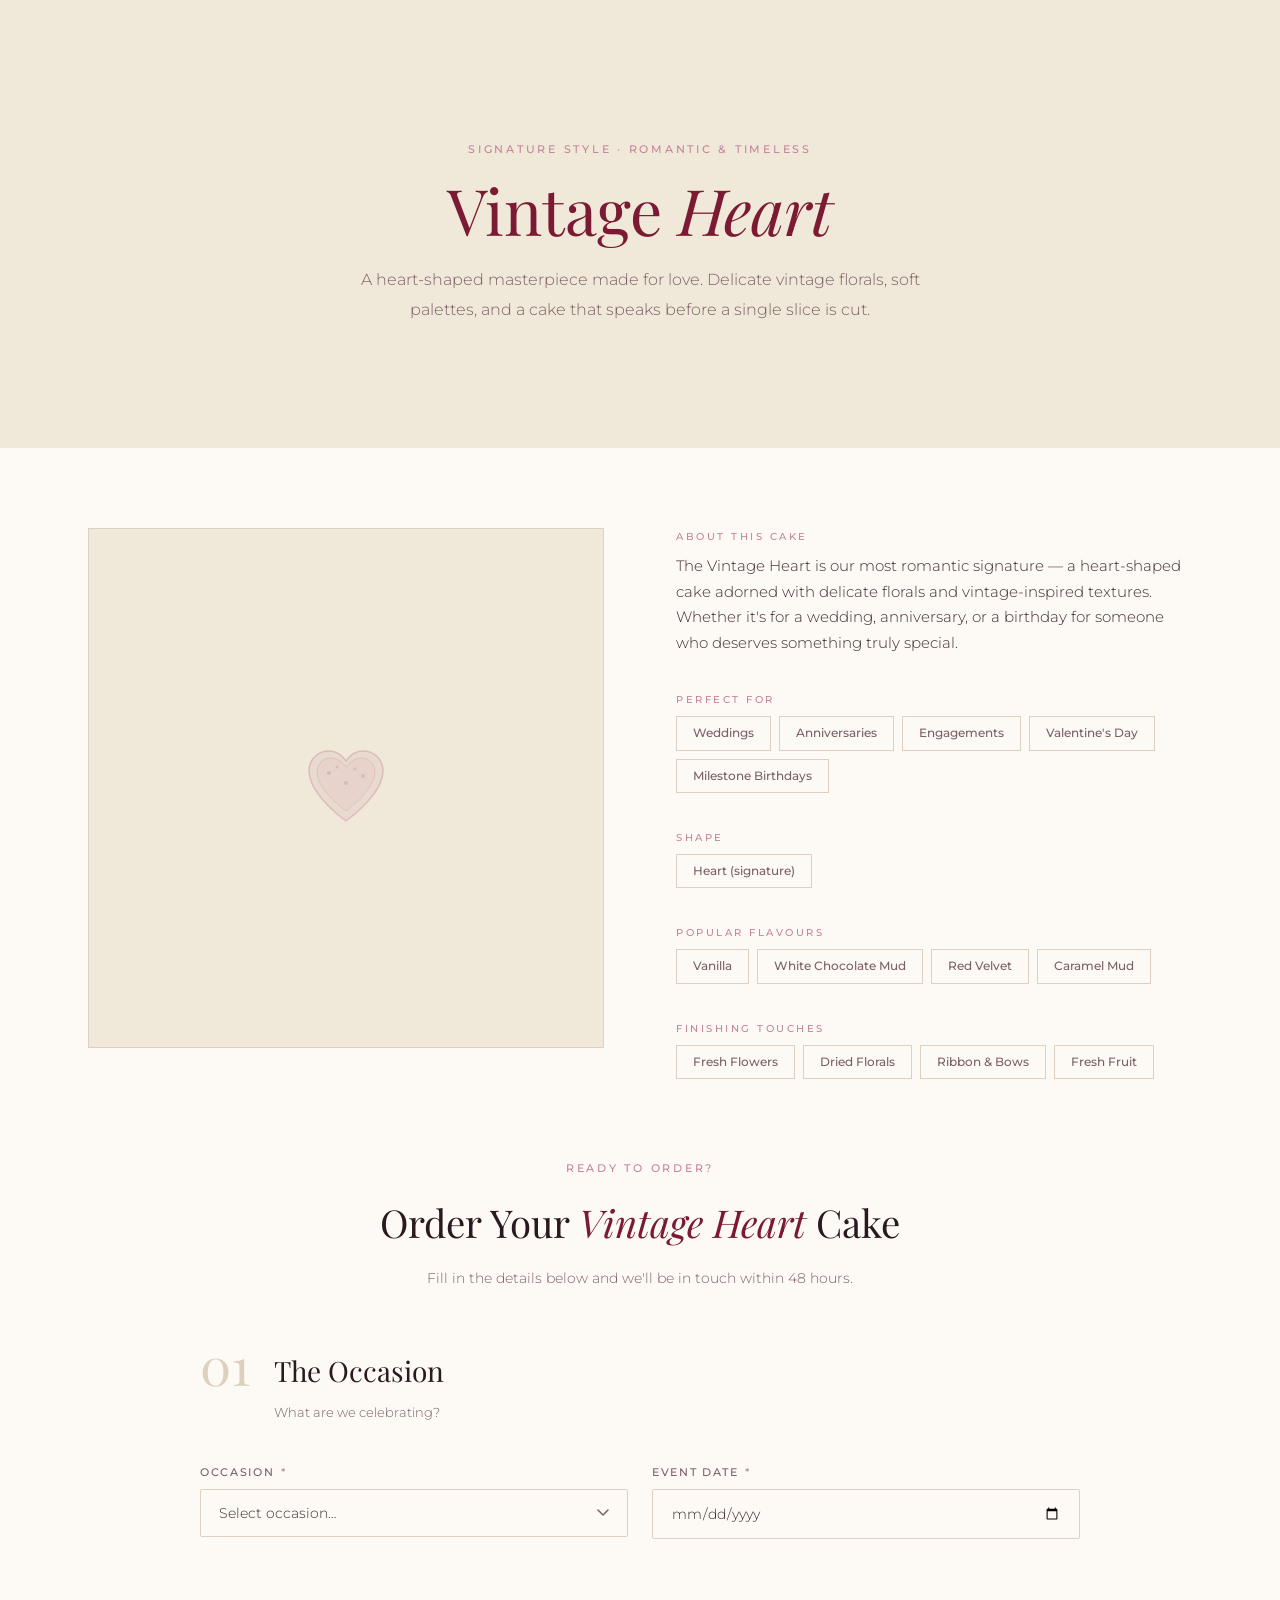
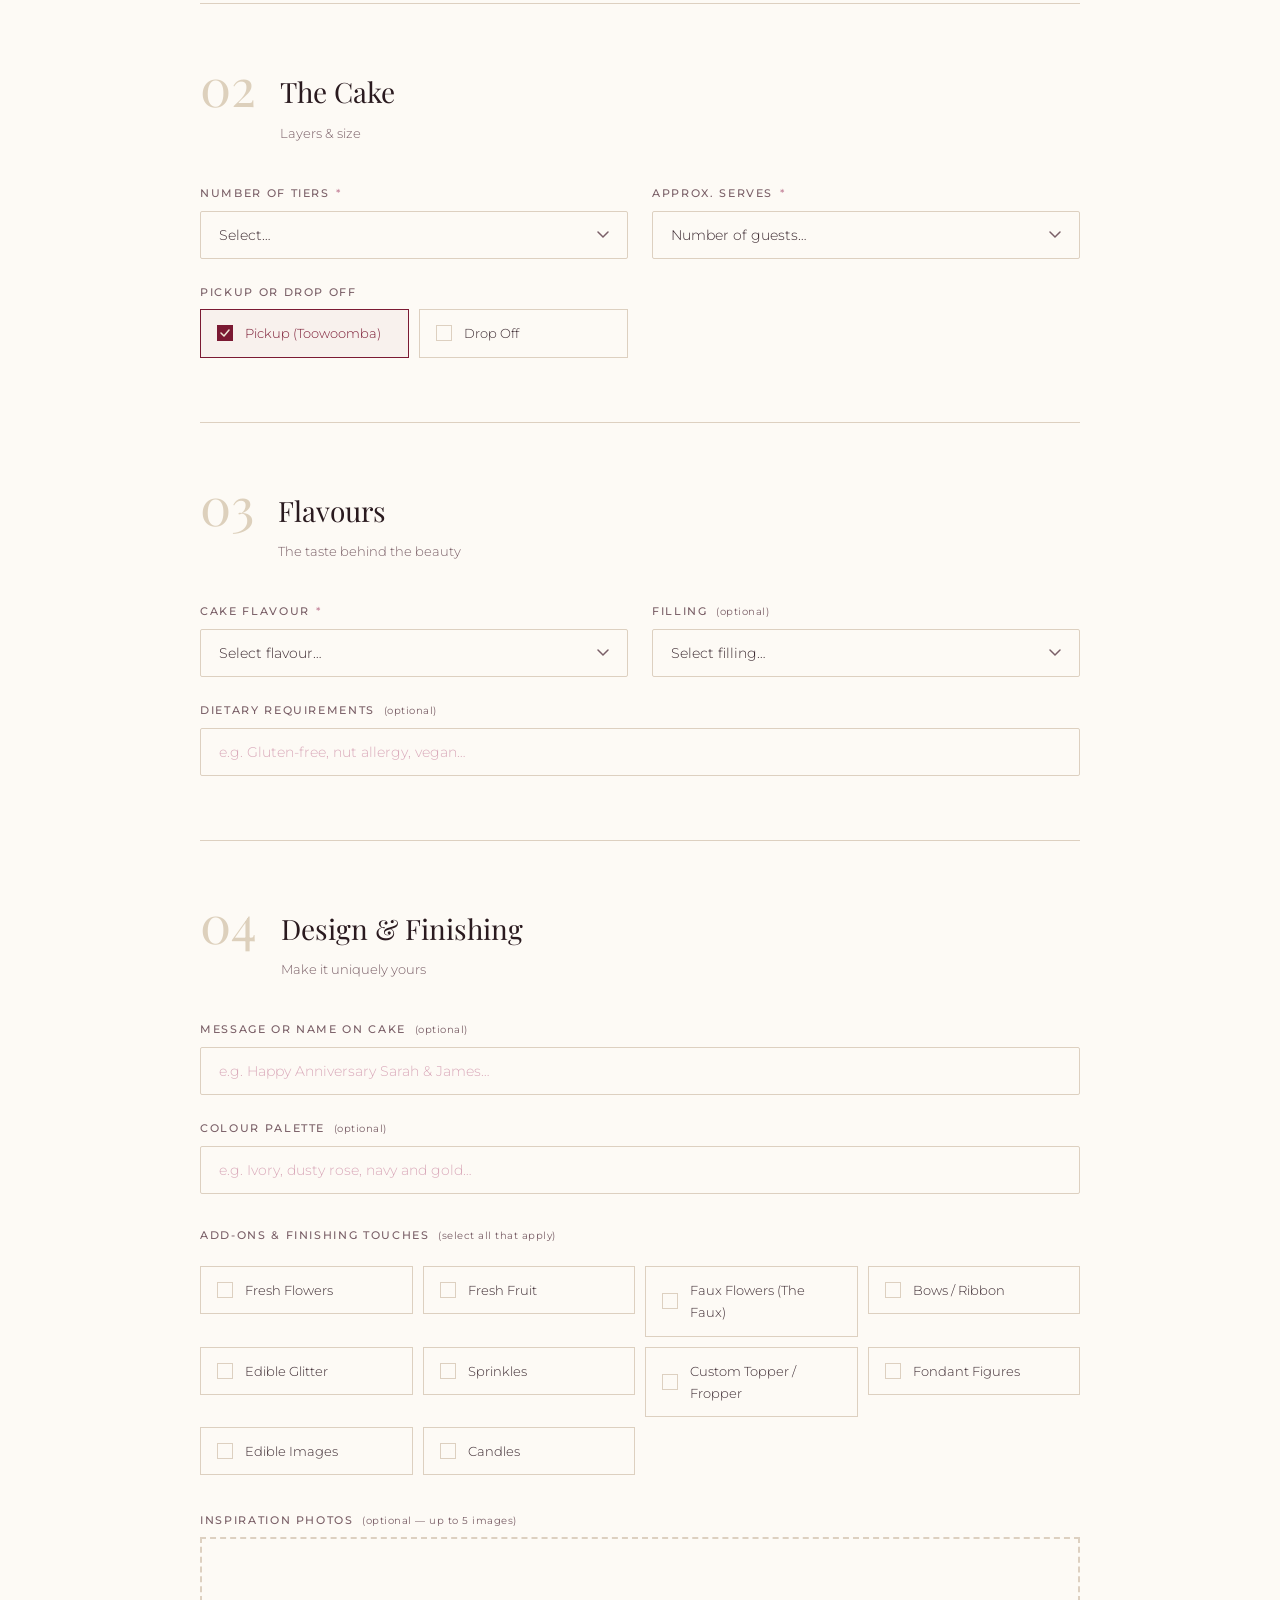
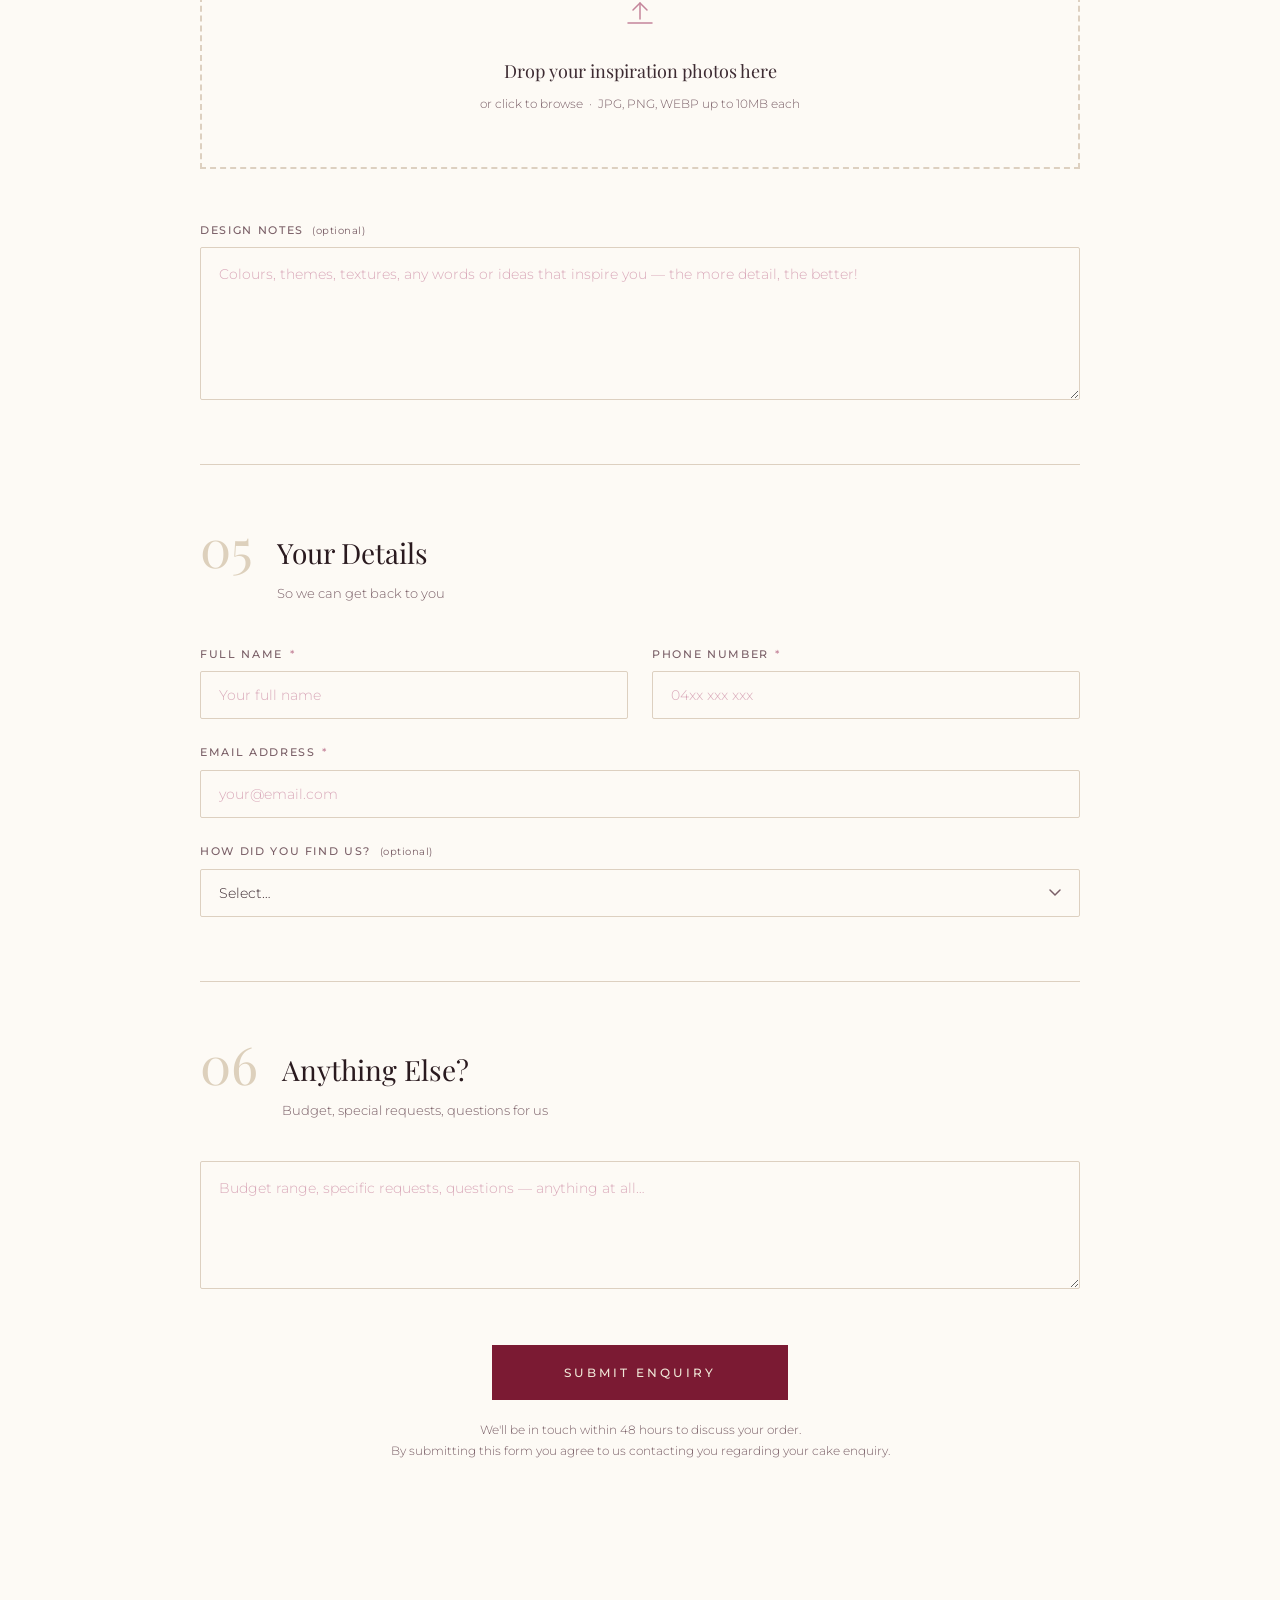
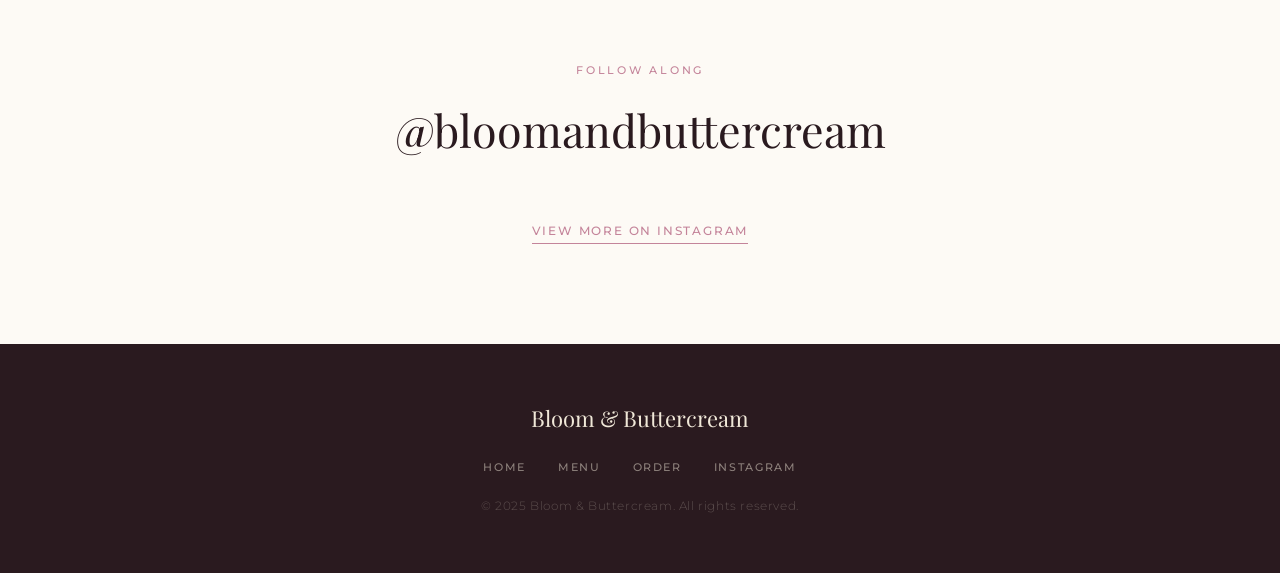
<file: cake-vintage-heart.html>
<!DOCTYPE html>
<html lang="en">
<head>
  <meta charset="UTF-8">
  <meta name="viewport" content="width=device-width, initial-scale=1.0">
  <title>Vintage Heart Cake — Bloom &amp; Buttercream</title>
  <meta name="description" content="Order a romantic Vintage Heart cake — heart-shaped, adorned with delicate florals and vintage-inspired textures, perfect for weddings, anniversaries, and engagements.">
  <link rel="preconnect" href="https://fonts.googleapis.com">
  <link rel="preconnect" href="https://fonts.gstatic.com" crossorigin>
  <link href="https://fonts.googleapis.com/css2?family=Playfair+Display:ital,wght@0,400;0,600;1,400;1,600&family=Montserrat:wght@300;400;500&display=swap" rel="stylesheet">
  <link rel="stylesheet" href="css/styles.css">
  <link rel="icon" href="pics/favicon.png" type="image/png">
</head>
<body>

  <nav class="nav nav--over-dark" id="nav">
    <a href="index.html" class="nav__logo">
      <img src="pics/logo.png" alt="Bloom &amp; Buttercream" class="nav__logo-img">
    </a>
    <ul class="nav__links" id="navLinks">
      <li><a href="index.html">Home</a></li>
      <li><a href="menu.html">Menu</a></li>
      <li><a href="index.html#instagram">Gallery</a></li>
    </ul>
    <button class="nav__hamburger" id="hamburger" aria-label="Toggle menu">
      <span></span><span></span><span></span>
    </button>
  </nav>

  <div class="showcase-hero">
    <div class="container">
      <p class="showcase-hero__eyebrow">Signature Style · Romantic &amp; Timeless</p>
      <h1 class="showcase-hero__title">Vintage <em>Heart</em></h1>
      <p class="showcase-hero__sub">A heart-shaped masterpiece made for love. Delicate vintage florals, soft palettes, and a cake that speaks before a single slice is cut.</p>
    </div>
  </div>

  <section class="showcase-body" style="padding-bottom: 0">
    <div class="container">
      <div class="showcase-layout">

        <div class="showcase-image">
          <!-- Replace with: <img src="images/vintage-heart.jpg" alt="Vintage Heart Cake"> -->
          <div class="showcase-image-placeholder">
            <svg width="110" height="110" viewBox="0 0 110 110" fill="none" xmlns="http://www.w3.org/2000/svg">
              <path d="M55 88 C55 88 18 62 18 38 C18 26 27 18 38 18 C45 18 51 22 55 28 C59 22 65 18 72 18 C83 18 92 26 92 38 C92 62 55 88 55 88 Z" fill="rgba(196,132,154,0.15)" stroke="rgba(196,132,154,0.4)" stroke-width="1.5"/>
              <path d="M55 78 C55 78 26 57 26 39 C26 31 32 25 40 25 C46 25 51 29 55 34 C59 29 64 25 70 25 C78 25 84 31 84 39 C84 57 55 78 55 78 Z" fill="rgba(196,132,154,0.08)" stroke="rgba(196,132,154,0.25)" stroke-width="1"/>
              <circle cx="38" cy="40" r="2" fill="rgba(196,132,154,0.35)"/>
              <circle cx="46" cy="34" r="1.5" fill="rgba(196,132,154,0.3)"/>
              <circle cx="55" cy="50" r="2" fill="rgba(196,132,154,0.35)"/>
              <circle cx="64" cy="36" r="1.5" fill="rgba(196,132,154,0.3)"/>
              <circle cx="72" cy="43" r="2" fill="rgba(196,132,154,0.35)"/>
            </svg>
          </div>
        </div>

        <div class="showcase-details">
          <p class="showcase-details__label">About this cake</p>
          <p class="showcase-details__value">The Vintage Heart is our most romantic signature — a heart-shaped cake adorned with delicate florals and vintage-inspired textures. Whether it's for a wedding, anniversary, or a birthday for someone who deserves something truly special.</p>

          <p class="showcase-details__label">Perfect For</p>
          <div class="showcase-details__tags">
            <span class="showcase-details__tag">Weddings</span>
            <span class="showcase-details__tag">Anniversaries</span>
            <span class="showcase-details__tag">Engagements</span>
            <span class="showcase-details__tag">Valentine's Day</span>
            <span class="showcase-details__tag">Milestone Birthdays</span>
          </div>

          <p class="showcase-details__label">Shape</p>
          <div class="showcase-details__tags">
            <span class="showcase-details__tag">Heart (signature)</span>
          </div>

          <p class="showcase-details__label">Popular Flavours</p>
          <div class="showcase-details__tags">
            <span class="showcase-details__tag">Vanilla</span>
            <span class="showcase-details__tag">White Chocolate Mud</span>
            <span class="showcase-details__tag">Red Velvet</span>
            <span class="showcase-details__tag">Caramel Mud</span>
          </div>

          <p class="showcase-details__label">Finishing Touches</p>
          <div class="showcase-details__tags">
            <span class="showcase-details__tag">Fresh Flowers</span>
            <span class="showcase-details__tag">Dried Florals</span>
            <span class="showcase-details__tag">Ribbon &amp; Bows</span>
            <span class="showcase-details__tag">Fresh Fruit</span>
          </div>
        </div>

      </div>
    </div>
  </section>

  <!-- ── Custom Order Form ── -->
  <section class="order-section" id="order">
    <div class="container">
      <div class="form-wrap">
        <div style="text-align:center;margin-bottom:56px">
          <p class="section-eyebrow">Ready to Order?</p>
          <h2 style="font-family:var(--font-display);font-size:clamp(28px,3vw,40px);font-weight:400;color:var(--clr-dark);margin-bottom:12px">Order Your <em style="font-style:italic;color:var(--clr-primary)">Vintage Heart</em> Cake</h2>
          <p style="font-size:14px;color:var(--clr-text-muted)">Fill in the details below and we'll be in touch within 48 hours.</p>
        </div>

        <form id="vintageHeartForm" action="https://formspree.io/f/xjglpwrw" method="POST" enctype="multipart/form-data">
          <input type="hidden" name="_subject" value="Vintage Heart Cake Enquiry — Bloom &amp; Buttercream">
          <input type="hidden" name="_next" value="thank-you.html">
          <input type="hidden" name="cake_style_preset" value="Vintage Heart">
          <input type="hidden" name="cake_shape" value="Heart">
          <input type="text" name="_gotcha" style="display:none" tabindex="-1" autocomplete="off">

          <!-- 01: THE OCCASION -->
          <div class="form-section">
            <div class="form-section__header">
              <span class="form-section__number">01</span>
              <div><h2 class="form-section__title">The Occasion</h2><p class="form-section__sub">What are we celebrating?</p></div>
            </div>
            <div class="form-grid">
              <div class="form-field" id="vh-field-occasion">
                <label class="form-label" for="vh-occasion">Occasion <span class="required">*</span></label>
                <select class="form-select" id="vh-occasion" name="occasion" required>
                  <option value="" disabled selected>Select occasion…</option>
                  <option>Anniversary</option>
                  <option>Wedding</option>
                  <option>Engagement</option>
                  <option>Milestone Birthday</option>
                  <option>Valentine's Day</option>
                  <option>Hen Party</option>
                  <option>Other</option>
                </select>
                <span class="form-error">Please select an occasion</span>
              </div>
              <div class="form-field" id="vh-field-event-date">
                <label class="form-label" for="vh-eventDate">Event Date <span class="required">*</span></label>
                <input class="form-input" type="date" id="vh-eventDate" name="event_date" required>
                <span class="form-error">Please select your event date</span>
              </div>
            </div>
          </div>

          <!-- 02: THE CAKE -->
          <div class="form-section">
            <div class="form-section__header">
              <span class="form-section__number">02</span>
              <div><h2 class="form-section__title">The Cake</h2><p class="form-section__sub">Layers &amp; size</p></div>
            </div>
            <div class="form-grid">
              <div class="form-field" id="vh-field-cake-size">
                <label class="form-label" for="vh-cakeSize">Number of Tiers <span class="required">*</span></label>
                <select class="form-select" id="vh-cakeSize" name="cake_size" required>
                  <option value="" disabled selected>Select…</option>
                  <option>Single tier</option>
                  <option>Two tier</option>
                </select>
                <span class="form-error">Please select number of tiers</span>
              </div>
              <div class="form-field" id="vh-field-serves">
                <label class="form-label" for="vh-serves">Approx. Serves <span class="required">*</span></label>
                <select class="form-select" id="vh-serves" name="serves" required>
                  <option value="" disabled selected>Number of guests…</option>
                  <option>Up to 10</option>
                  <option>10 – 20</option>
                  <option>20 – 30</option>
                  <option>30 – 50</option>
                  <option>50 – 75</option>
                  <option>75 – 100</option>
                  <option>100+</option>
                  <option>Not sure</option>
                </select>
                <span class="form-error">Please select a serving size</span>
              </div>
              <div class="form-field">
                <label class="form-label">Pickup or Drop Off</label>
                <div class="addons-grid" style="grid-template-columns:1fr 1fr;margin-top:0">
                  <div class="addon-item">
                    <input type="radio" name="delivery" id="vh-delivery-pickup" value="Pickup (Toowoomba)" checked>
                    <label class="addon-label" for="vh-delivery-pickup">Pickup (Toowoomba)</label>
                  </div>
                  <div class="addon-item">
                    <input type="radio" name="delivery" id="vh-delivery-dropoff" value="Drop Off">
                    <label class="addon-label" for="vh-delivery-dropoff">Drop Off</label>
                  </div>
                </div>
                <div id="vh-dropoff-details" style="display:none;margin-top:10px">
                  <input class="form-input" type="text" id="vh-dropoffVenue" name="dropoff_venue" placeholder="Suburb or venue name (e.g. Rangeville, Highfields, Gabbinbar Homestead…)">
                </div>
              </div>
            </div>
          </div>

          <!-- 03: FLAVOURS -->
          <div class="form-section">
            <div class="form-section__header">
              <span class="form-section__number">03</span>
              <div><h2 class="form-section__title">Flavours</h2><p class="form-section__sub">The taste behind the beauty</p></div>
            </div>
            <div class="form-grid">
              <div class="form-field" id="vh-field-cake-flavour">
                <label class="form-label" for="vh-cakeFlavour">Cake Flavour <span class="required">*</span></label>
                <select class="form-select" id="vh-cakeFlavour" name="cake_flavour" required>
                  <option value="" disabled selected>Select flavour…</option>
                  <option>Dark Chocolate Mud</option>
                  <option>Caramel Mud</option>
                  <option>White Chocolate Mud</option>
                  <option>Marble</option>
                  <option>Red Velvet</option>
                  <option>Vanilla</option>
                </select>
                <span class="form-error">Please select a cake flavour</span>
              </div>
              <div class="form-field">
                <label class="form-label" for="vh-filling">Filling <span class="optional">(optional)</span></label>
                <select class="form-select" id="vh-filling" name="filling">
                  <option value="" disabled selected>Select filling…</option>
                  <option>Cookie Butter</option>
                  <option>Jam</option>
                  <option>Lemon Curd</option>
                  <option>Passionfruit Curd</option>
                  <option>Hazelnut</option>
                  <option>Pistachio</option>
                  <option>Chocolate Ganache</option>
                  <option>Oreo Crunch</option>
                  <option>Biscoff Crunch</option>
                  <option>Vanilla Biscuit Crunch</option>
                  <option>Berries (Seasonal)</option>
                </select>
              </div>
            </div>
            <div class="form-field" style="margin-top:24px">
              <label class="form-label" for="vh-dietary">Dietary Requirements <span class="optional">(optional)</span></label>
              <input class="form-input" type="text" id="vh-dietary" name="dietary" placeholder="e.g. Gluten-free, nut allergy, vegan…">
            </div>
          </div>

          <!-- 04: DESIGN -->
          <div class="form-section">
            <div class="form-section__header">
              <span class="form-section__number">04</span>
              <div><h2 class="form-section__title">Design &amp; Finishing</h2><p class="form-section__sub">Make it uniquely yours</p></div>
            </div>
            <div class="form-grid">
              <div class="form-field form-col-full">
                <label class="form-label" for="vh-nameOnCake">Message or Name on Cake <span class="optional">(optional)</span></label>
                <input class="form-input" type="text" id="vh-nameOnCake" name="name_on_cake" placeholder="e.g. Happy Anniversary Sarah &amp; James…">
              </div>
              <div class="form-field form-col-full">
                <label class="form-label" for="vh-colourPalette">Colour Palette <span class="optional">(optional)</span></label>
                <input class="form-input" type="text" id="vh-colourPalette" name="colour_palette" placeholder="e.g. Ivory, dusty rose, navy and gold…">
              </div>
            </div>
            <div class="form-field" style="margin-top:32px">
              <label class="form-label">Add-ons &amp; Finishing Touches <span class="optional">(select all that apply)</span></label>
              <div class="addons-grid" id="vh-addonsGrid"></div>
            </div>
            <div class="form-field" style="margin-top:36px">
              <label class="form-label">Inspiration Photos <span class="optional">(optional — up to 5 images)</span></label>
              <div class="upload-zone" id="vh-uploadZone">
                <input type="file" name="inspiration_photos" accept="image/*" multiple id="vh-photoInput">
                <div class="upload-icon">
                  <svg width="40" height="40" viewBox="0 0 40 40" fill="none">
                    <path d="M20 28V12" stroke="#C4849A" stroke-width="1.5" stroke-linecap="round"/>
                    <path d="M13 19l7-7 7 7" stroke="#C4849A" stroke-width="1.5" stroke-linecap="round" stroke-linejoin="round"/>
                    <path d="M8 32h24" stroke="#C4849A" stroke-width="1.5" stroke-linecap="round"/>
                  </svg>
                </div>
                <p class="upload-title">Drop your inspiration photos here</p>
                <p class="upload-sub">or click to browse &nbsp;&middot;&nbsp; JPG, PNG, WEBP up to 10MB each</p>
              </div>
              <div class="upload-previews" id="vh-uploadPreviews"></div>
            </div>
            <div class="form-field" style="margin-top:24px">
              <label class="form-label" for="vh-designNotes">Design Notes <span class="optional">(optional)</span></label>
              <textarea class="form-textarea" id="vh-designNotes" name="design_notes" rows="5" placeholder="Colours, themes, textures, any words or ideas that inspire you — the more detail, the better!"></textarea>
            </div>
          </div>

          <!-- 05: YOUR DETAILS -->
          <div class="form-section">
            <div class="form-section__header">
              <span class="form-section__number">05</span>
              <div><h2 class="form-section__title">Your Details</h2><p class="form-section__sub">So we can get back to you</p></div>
            </div>
            <div class="form-grid">
              <div class="form-field" id="vh-field-name">
                <label class="form-label" for="vh-fullName">Full Name <span class="required">*</span></label>
                <input class="form-input" type="text" id="vh-fullName" name="name" placeholder="Your full name" required autocomplete="name">
                <span class="form-error">Please enter your name</span>
              </div>
              <div class="form-field" id="vh-field-phone">
                <label class="form-label" for="vh-phone">Phone Number <span class="required">*</span></label>
                <input class="form-input" type="tel" id="vh-phone" name="phone" placeholder="04xx xxx xxx" required autocomplete="tel">
                <span class="form-error">Please enter your phone number</span>
              </div>
              <div class="form-field form-col-full" id="vh-field-email">
                <label class="form-label" for="vh-email">Email Address <span class="required">*</span></label>
                <input class="form-input" type="email" id="vh-email" name="email" placeholder="your@email.com" required autocomplete="email">
                <span class="form-error">Please enter a valid email address</span>
              </div>
              <div class="form-field form-col-full">
                <label class="form-label" for="vh-heardFrom">How did you find us? <span class="optional">(optional)</span></label>
                <select class="form-select" id="vh-heardFrom" name="heard_from">
                  <option value="" disabled selected>Select…</option>
                  <option>Instagram</option>
                  <option>Facebook</option>
                  <option>TikTok</option>
                  <option>Google</option>
                  <option>Word of mouth / Friend</option>
                  <option>Wedding expo</option>
                  <option>Returning customer</option>
                  <option>Other</option>
                </select>
              </div>
            </div>
          </div>

          <!-- 06: ANYTHING ELSE -->
          <div class="form-section" style="border-bottom:none;margin-bottom:0;padding-bottom:0">
            <div class="form-section__header">
              <span class="form-section__number">06</span>
              <div><h2 class="form-section__title">Anything Else?</h2><p class="form-section__sub">Budget, special requests, questions for us</p></div>
            </div>
            <div class="form-field">
              <textarea class="form-textarea" name="additional_notes" rows="4" placeholder="Budget range, specific requests, questions — anything at all…"></textarea>
            </div>
          </div>

          <div class="form-submit">
            <button type="submit" class="btn btn--submit" id="vh-submitBtn">Submit Enquiry</button>
            <p class="form-submit__note">We'll be in touch within 48 hours to discuss your order.<br>By submitting this form you agree to us contacting you regarding your cake enquiry.</p>
          </div>
        </form>
      </div>
    </div>
  </section>


  <section class="insta-section">
    <div class="container">
      <p class="section-eyebrow">Follow Along</p>
      <a href="https://instagram.com/bloomandbuttercream" class="insta-handle" target="_blank" rel="noopener">@bloomandbuttercream</a>
      <div class="insta-feed">
        <behold-widget feed-id="IJFzatjDtzdDnfz5L7L2"></behold-widget>
        <script>
          (() => {
            const d=document,s=d.createElement("script");s.type="module";
            s.src="https://w.behold.so/widget.js";d.head.append(s);
          })();
        </script>
      </div>
      <a href="https://instagram.com/bloomandbuttercream" class="insta-cta" target="_blank" rel="noopener">View more on Instagram</a>
    </div>
  </section>

  <footer class="footer">
    <div class="container">
      <p class="footer__brand">Bloom &amp; Buttercream</p>
      <div class="footer__links">
        <a href="index.html">Home</a>
        <a href="menu.html">Menu</a>
        <a href="start-order.html">Order</a>
        <a href="https://instagram.com/bloomandbuttercream" target="_blank" rel="noopener">Instagram</a>
      </div>
      <p class="footer__copy">&copy; 2025 Bloom &amp; Buttercream. All rights reserved.</p>
    </div>
  </footer>

  <script src="js/config.js"></script>
  <script src="js/main.js"></script>
  <script>
  (function () {
    /* Min date = today */
    var dateInput = document.getElementById('vh-eventDate');
    if (dateInput) dateInput.min = new Date().toISOString().split('T')[0];

    /* Populate add-ons from config */
    if (typeof BB_CONFIG !== 'undefined') {
      var grid = document.getElementById('vh-addonsGrid');
      if (grid) {
        BB_CONFIG.addons.forEach(function (addon) {
          var safeId = 'vh-addon-' + addon.toLowerCase().replace(/[^a-z0-9]+/g, '-');
          var item = document.createElement('div');
          item.className = 'addon-item';
          var cb = document.createElement('input');
          cb.type = 'checkbox'; cb.id = safeId; cb.name = 'addons'; cb.value = addon;
          var lbl = document.createElement('label');
          lbl.className = 'addon-label'; lbl.htmlFor = safeId; lbl.textContent = addon;
          item.appendChild(cb); item.appendChild(lbl);
          grid.appendChild(item);
        });
      }
    }

    /* Delivery toggle */
    var dropoffDetails = document.getElementById('vh-dropoff-details');
    var dropoffVenue   = document.getElementById('vh-dropoffVenue');
    var labelPickup    = document.querySelector('label[for="vh-delivery-pickup"]');
    var labelDropoff   = document.querySelector('label[for="vh-delivery-dropoff"]');
    function setDropoff(isDropoff) {
      if (dropoffDetails) dropoffDetails.style.display = isDropoff ? 'block' : 'none';
      if (dropoffVenue) { dropoffVenue.required = isDropoff; if (!isDropoff) dropoffVenue.value = ''; }
    }
    if (labelPickup)  labelPickup.addEventListener('click',  function () { setDropoff(false); });
    if (labelDropoff) labelDropoff.addEventListener('click', function () { setDropoff(true); });

    /* Photo previews */
    var photoInput = document.getElementById('vh-photoInput');
    var previews   = document.getElementById('vh-uploadPreviews');
    var uploadZone = document.getElementById('vh-uploadZone');
    if (photoInput && previews) {
      photoInput.addEventListener('change', function () { renderPreviews(Array.from(this.files).slice(0, 5)); });
    }
    if (uploadZone) {
      uploadZone.addEventListener('dragover', function (e) { e.preventDefault(); uploadZone.classList.add('drag-over'); });
      uploadZone.addEventListener('dragleave', function () { uploadZone.classList.remove('drag-over'); });
      uploadZone.addEventListener('drop', function (e) {
        e.preventDefault(); uploadZone.classList.remove('drag-over');
        if (photoInput && e.dataTransfer.files.length) {
          photoInput.files = e.dataTransfer.files;
          renderPreviews(Array.from(e.dataTransfer.files).slice(0, 5));
        }
      });
    }
    function renderPreviews(files) {
      if (!previews) return;
      previews.innerHTML = '';
      files.forEach(function (file) {
        if (!file.type.startsWith('image/')) return;
        var reader = new FileReader();
        reader.onload = function (e) {
          var img = document.createElement('img');
          img.src = e.target.result; img.className = 'upload-preview'; img.alt = file.name;
          previews.appendChild(img);
        };
        reader.readAsDataURL(file);
      });
    }

    /* Validation */
    var fields = [
      { inputId: 'vh-occasion',    wrapperId: 'vh-field-occasion' },
      { inputId: 'vh-eventDate',   wrapperId: 'vh-field-event-date' },
      { inputId: 'vh-cakeSize',    wrapperId: 'vh-field-cake-size' },
      { inputId: 'vh-serves',      wrapperId: 'vh-field-serves' },
      { inputId: 'vh-cakeFlavour', wrapperId: 'vh-field-cake-flavour' },
      { inputId: 'vh-fullName',    wrapperId: 'vh-field-name' },
      { inputId: 'vh-phone',       wrapperId: 'vh-field-phone' },
      { inputId: 'vh-email',       wrapperId: 'vh-field-email' },
    ];
    function isValid(input) {
      var val = input.value.trim();
      if (!val) return false;
      if (input.type === 'email') return /^[^\s@]+@[^\s@]+\.[^\s@]+$/.test(val);
      return true;
    }
    function validateField(inputId, wrapperId) {
      var input   = document.getElementById(inputId);
      var wrapper = document.getElementById(wrapperId);
      if (!input || !wrapper) return true;
      var valid = isValid(input);
      wrapper.classList.toggle('has-error', !valid);
      return valid;
    }
    fields.forEach(function (f) {
      var input = document.getElementById(f.inputId);
      if (!input) return;
      input.addEventListener('blur', function () { validateField(f.inputId, f.wrapperId); });
      input.addEventListener('input', function () {
        var wrapper = document.getElementById(f.wrapperId);
        if (wrapper && wrapper.classList.contains('has-error')) validateField(f.inputId, f.wrapperId);
      });
    });

    var form      = document.getElementById('vintageHeartForm');
    var submitBtn = document.getElementById('vh-submitBtn');
    if (form) {
      form.addEventListener('submit', function (e) {
        var allValid = fields.every(function (f) { return validateField(f.inputId, f.wrapperId); });
        if (!allValid) {
          e.preventDefault();
          var firstError = form.querySelector('.has-error');
          if (firstError) firstError.scrollIntoView({ behavior: 'smooth', block: 'center' });
          return;
        }
        if (submitBtn) { submitBtn.disabled = true; submitBtn.textContent = 'Sending…'; }
      });
    }
  }());
  </script>
</body>
</html>
</file>
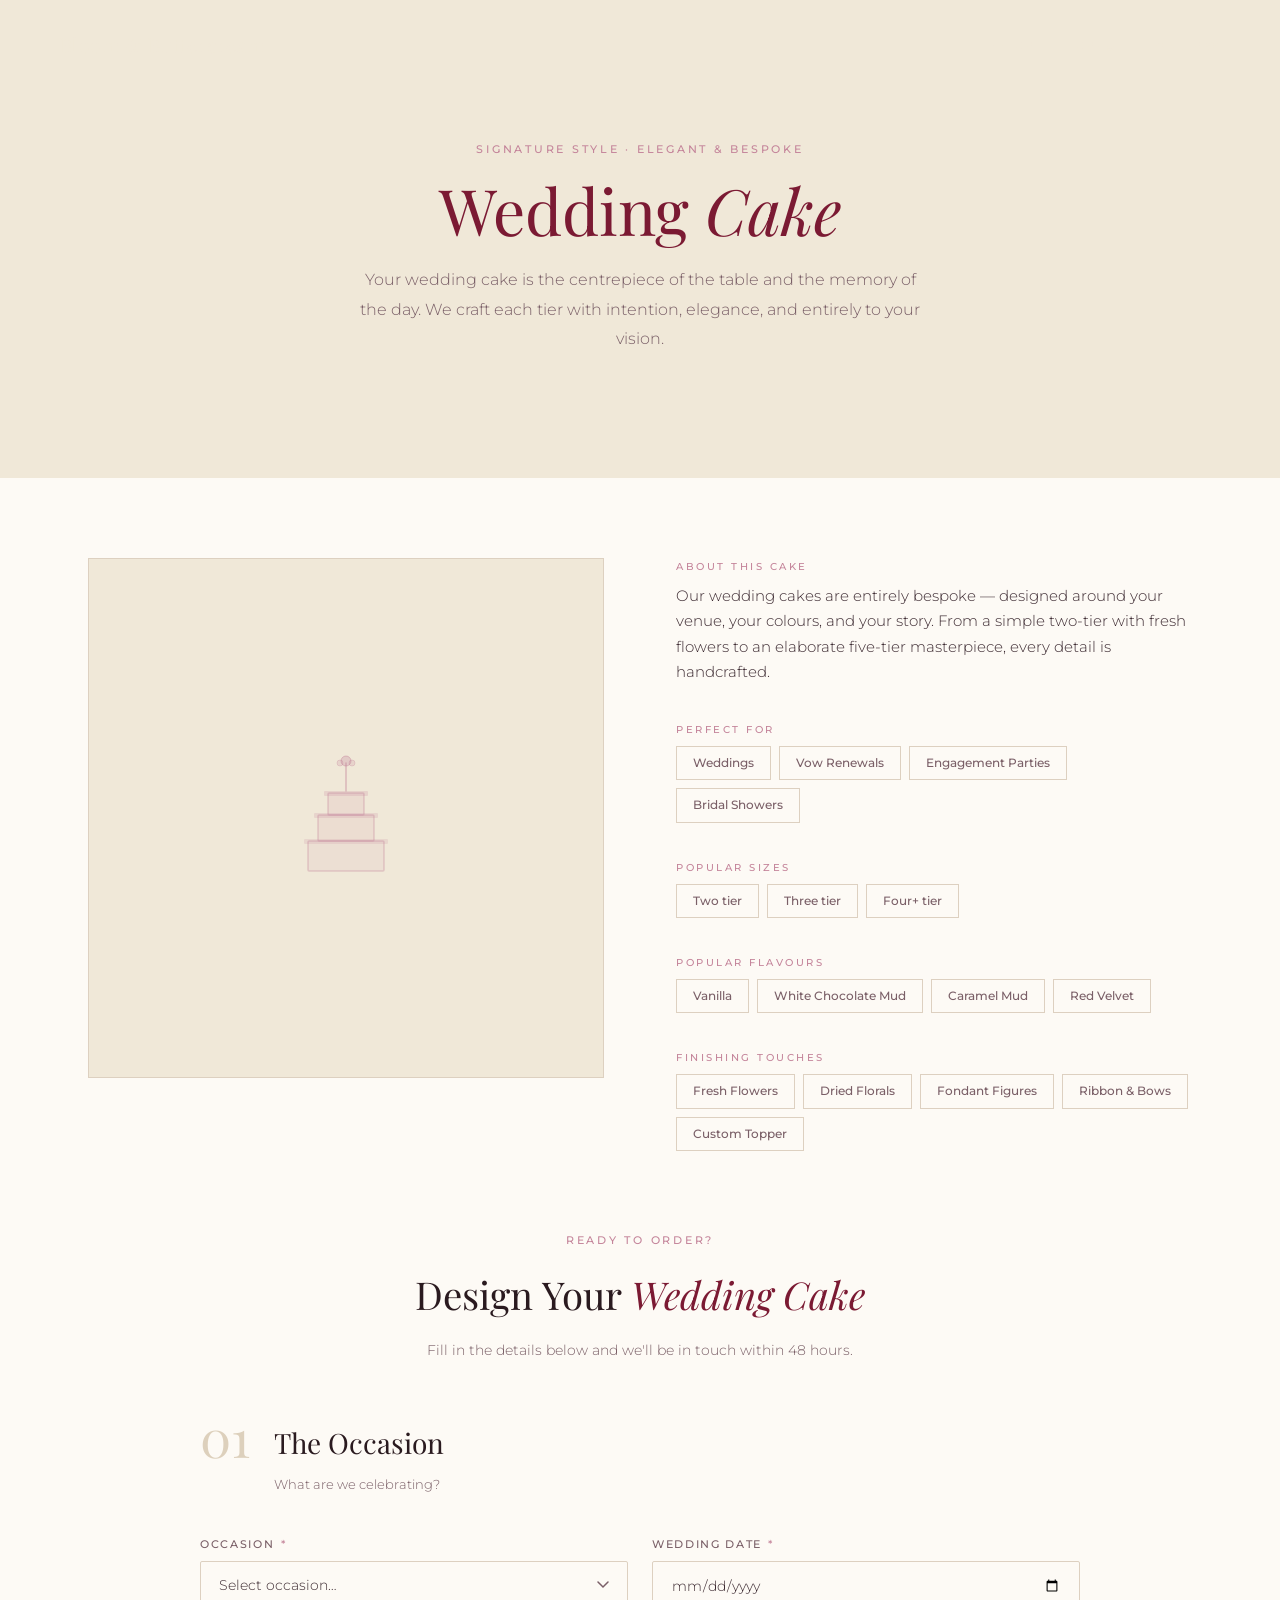
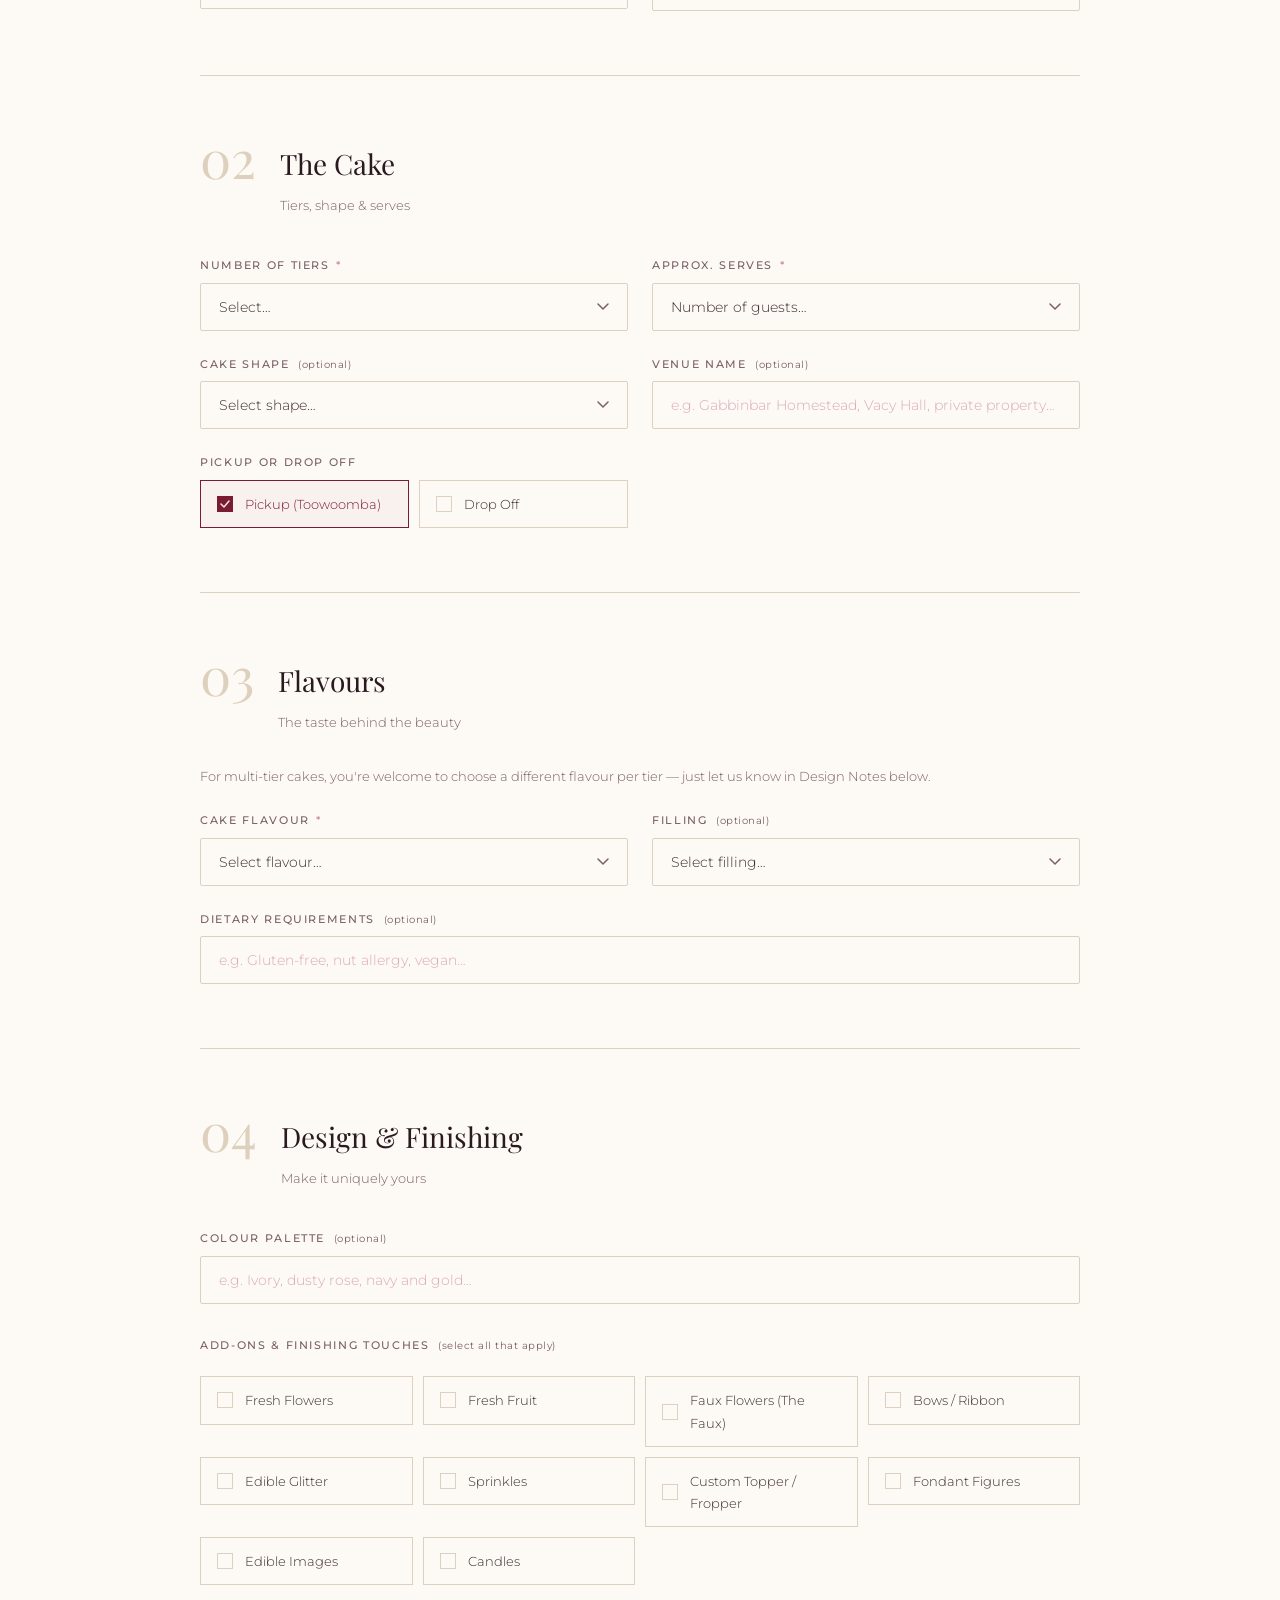
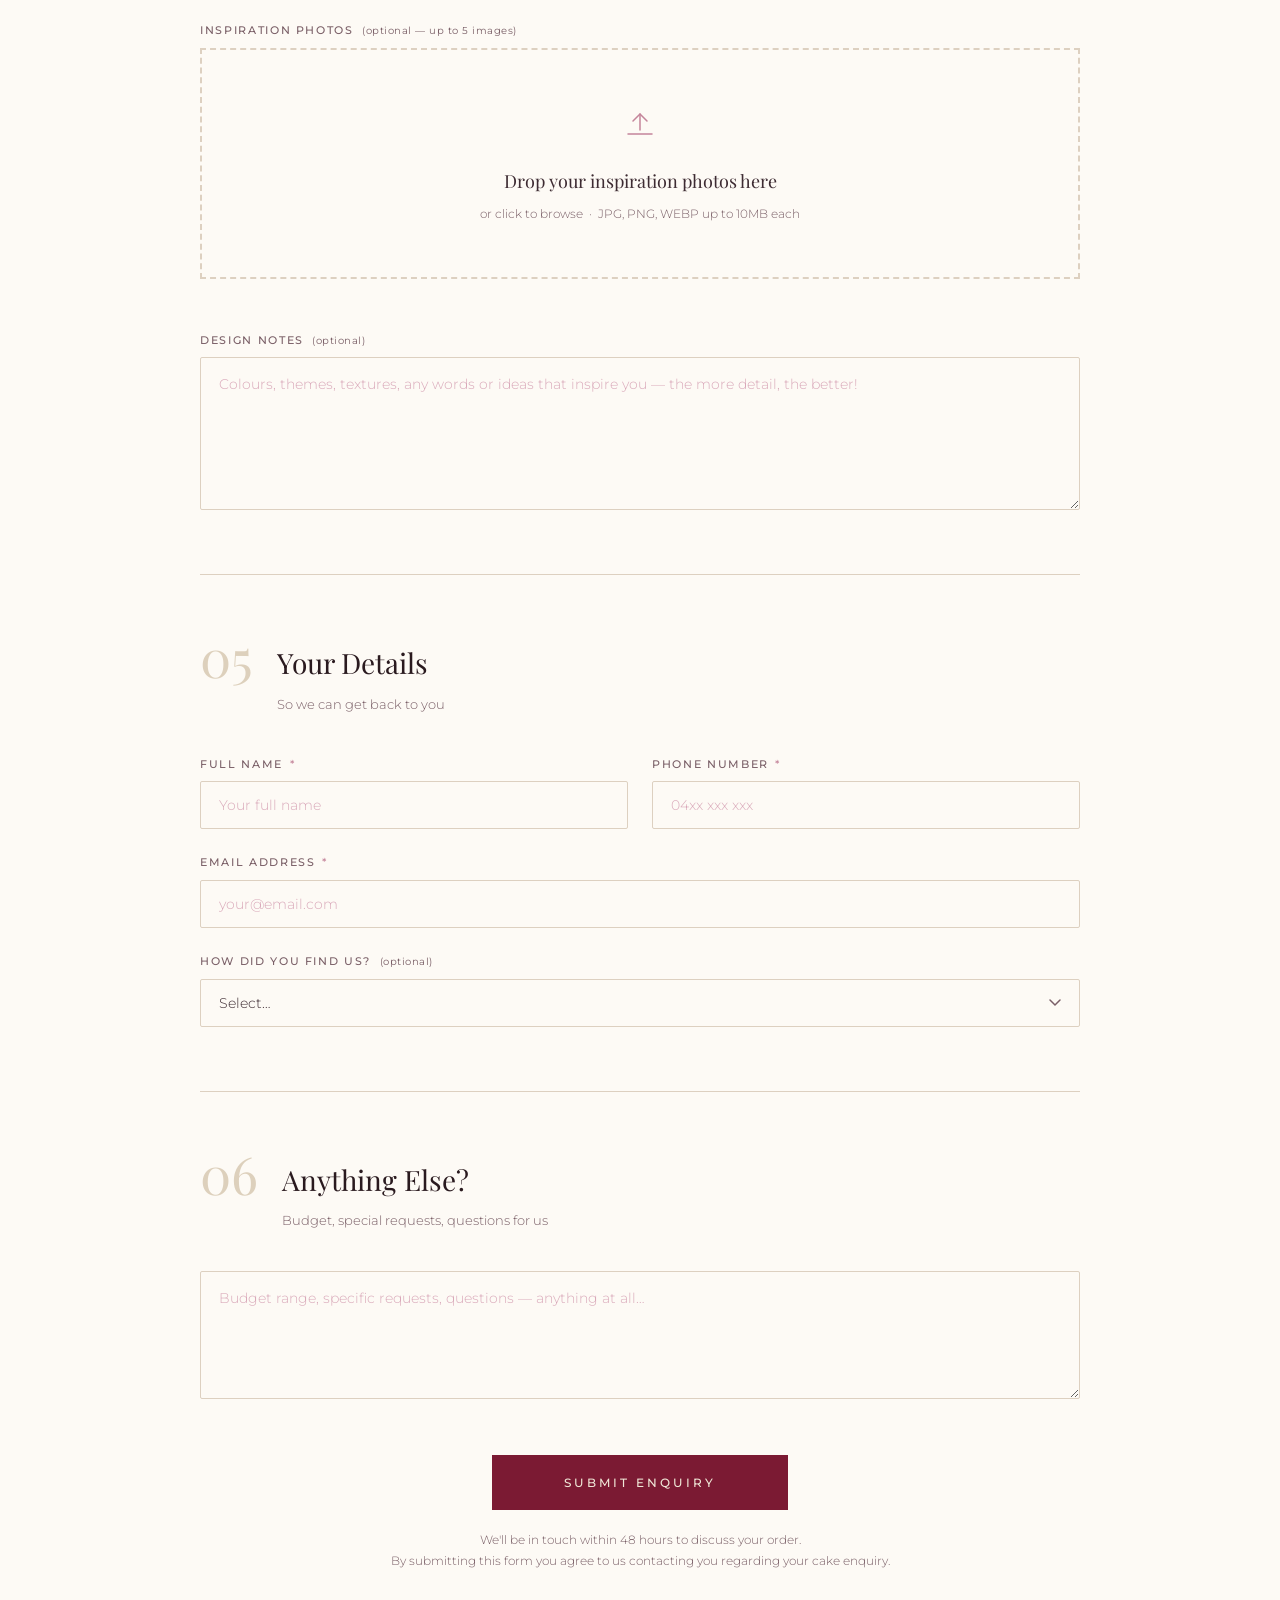
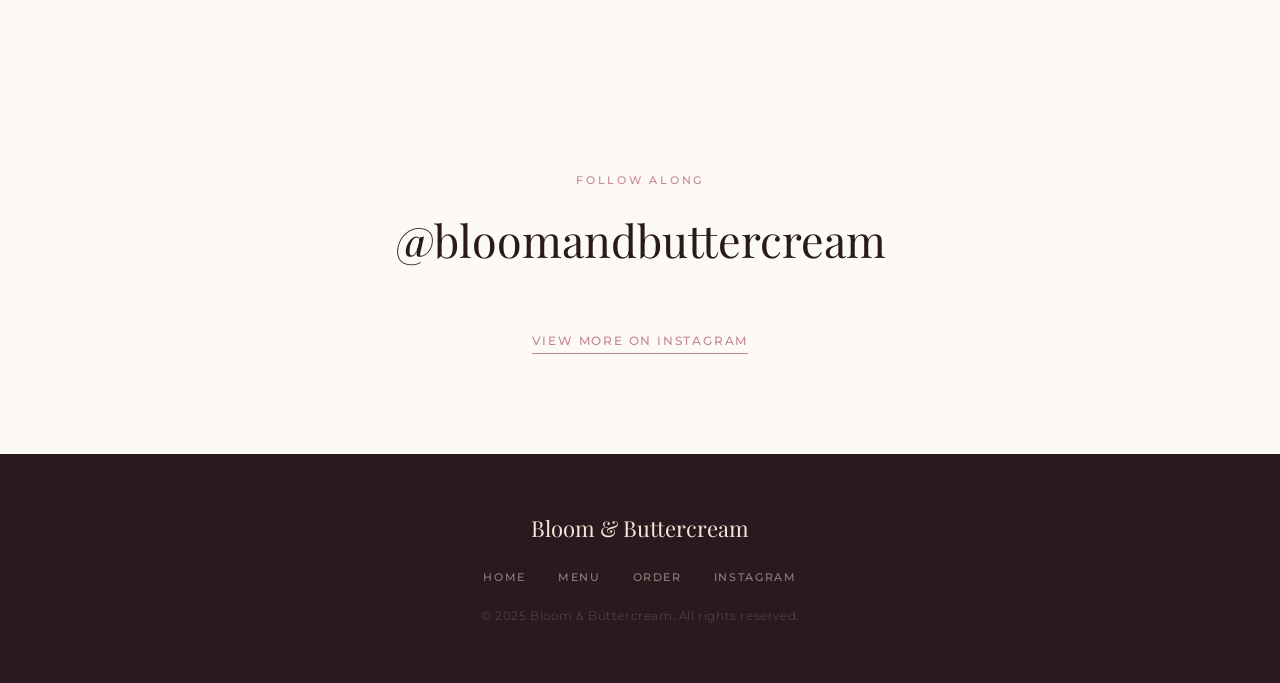
<file: cake-wedding.html>
<!DOCTYPE html>
<html lang="en">
<head>
  <meta charset="UTF-8">
  <meta name="viewport" content="width=device-width, initial-scale=1.0">
  <title>Wedding Cake — Bloom &amp; Buttercream</title>
  <meta name="description" content="Design your bespoke wedding cake with Bloom &amp; Buttercream. Elegant, personalised, and crafted for the most important day of your life.">
  <link rel="preconnect" href="https://fonts.googleapis.com">
  <link rel="preconnect" href="https://fonts.gstatic.com" crossorigin>
  <link href="https://fonts.googleapis.com/css2?family=Playfair+Display:ital,wght@0,400;0,600;1,400;1,600&family=Montserrat:wght@300;400;500&display=swap" rel="stylesheet">
  <link rel="stylesheet" href="css/styles.css">
  <link rel="icon" href="pics/favicon.png" type="image/png">
</head>
<body>

  <nav class="nav nav--over-dark" id="nav">
    <a href="index.html" class="nav__logo">
      <img src="pics/logo.png" alt="Bloom &amp; Buttercream" class="nav__logo-img">
    </a>
    <ul class="nav__links" id="navLinks">
      <li><a href="index.html">Home</a></li>
      <li><a href="menu.html">Menu</a></li>
      <li><a href="index.html#instagram">Gallery</a></li>
    </ul>
    <button class="nav__hamburger" id="hamburger" aria-label="Toggle menu">
      <span></span><span></span><span></span>
    </button>
  </nav>

  <div class="showcase-hero">
    <div class="container">
      <p class="showcase-hero__eyebrow">Signature Style · Elegant &amp; Bespoke</p>
      <h1 class="showcase-hero__title">Wedding <em>Cake</em></h1>
      <p class="showcase-hero__sub">Your wedding cake is the centrepiece of the table and the memory of the day. We craft each tier with intention, elegance, and entirely to your vision.</p>
    </div>
  </div>

  <section class="showcase-body" style="padding-bottom: 0">
    <div class="container">
      <div class="showcase-layout">

        <div class="showcase-image">
          <!-- Replace with: <img src="images/wedding-cake.jpg" alt="Wedding Cake"> -->
          <div class="showcase-image-placeholder">
            <svg width="100" height="130" viewBox="0 0 100 130" fill="none" xmlns="http://www.w3.org/2000/svg">
              <!-- Top tier -->
              <rect x="32" y="40" width="36" height="22" rx="1" fill="rgba(196,132,154,0.13)" stroke="rgba(196,132,154,0.35)" stroke-width="1.5"/>
              <!-- Middle tier -->
              <rect x="22" y="62" width="56" height="26" rx="1" fill="rgba(196,132,154,0.11)" stroke="rgba(196,132,154,0.35)" stroke-width="1.5"/>
              <!-- Bottom tier -->
              <rect x="12" y="88" width="76" height="30" rx="1" fill="rgba(196,132,154,0.09)" stroke="rgba(196,132,154,0.35)" stroke-width="1.5"/>
              <!-- Tier separators / plates -->
              <rect x="28" y="38" width="44" height="5" rx="1" fill="rgba(196,132,154,0.22)"/>
              <rect x="18" y="60" width="64" height="5" rx="1" fill="rgba(196,132,154,0.2)"/>
              <rect x="8" y="86" width="84" height="5" rx="1" fill="rgba(196,132,154,0.18)"/>
              <!-- Topper stem -->
              <line x1="50" y1="10" x2="50" y2="38" stroke="rgba(196,132,154,0.5)" stroke-width="1.5" stroke-linecap="round"/>
              <!-- Topper floral -->
              <circle cx="50" cy="8" r="5" fill="rgba(196,132,154,0.3)" stroke="rgba(196,132,154,0.45)" stroke-width="1"/>
              <circle cx="44" cy="10" r="3" fill="rgba(196,132,154,0.2)" stroke="rgba(196,132,154,0.35)" stroke-width="0.8"/>
              <circle cx="56" cy="10" r="3" fill="rgba(196,132,154,0.2)" stroke="rgba(196,132,154,0.35)" stroke-width="0.8"/>
            </svg>
          </div>
        </div>

        <div class="showcase-details">
          <p class="showcase-details__label">About this cake</p>
          <p class="showcase-details__value">Our wedding cakes are entirely bespoke — designed around your venue, your colours, and your story. From a simple two-tier with fresh flowers to an elaborate five-tier masterpiece, every detail is handcrafted.</p>

          <p class="showcase-details__label">Perfect For</p>
          <div class="showcase-details__tags">
            <span class="showcase-details__tag">Weddings</span>
            <span class="showcase-details__tag">Vow Renewals</span>
            <span class="showcase-details__tag">Engagement Parties</span>
            <span class="showcase-details__tag">Bridal Showers</span>
          </div>

          <p class="showcase-details__label">Popular Sizes</p>
          <div class="showcase-details__tags">
            <span class="showcase-details__tag">Two tier</span>
            <span class="showcase-details__tag">Three tier</span>
            <span class="showcase-details__tag">Four+ tier</span>
          </div>

          <p class="showcase-details__label">Popular Flavours</p>
          <div class="showcase-details__tags">
            <span class="showcase-details__tag">Vanilla</span>
            <span class="showcase-details__tag">White Chocolate Mud</span>
            <span class="showcase-details__tag">Caramel Mud</span>
            <span class="showcase-details__tag">Red Velvet</span>
          </div>

          <p class="showcase-details__label">Finishing Touches</p>
          <div class="showcase-details__tags">
            <span class="showcase-details__tag">Fresh Flowers</span>
            <span class="showcase-details__tag">Dried Florals</span>
            <span class="showcase-details__tag">Fondant Figures</span>
            <span class="showcase-details__tag">Ribbon &amp; Bows</span>
            <span class="showcase-details__tag">Custom Topper</span>
          </div>
        </div>

      </div>
    </div>
  </section>

  <!-- ── Custom Order Form ── -->
  <section class="order-section" id="order">
    <div class="container">
      <div class="form-wrap">
        <div style="text-align:center;margin-bottom:56px">
          <p class="section-eyebrow">Ready to Order?</p>
          <h2 style="font-family:var(--font-display);font-size:clamp(28px,3vw,40px);font-weight:400;color:var(--clr-dark);margin-bottom:12px">Design Your <em style="font-style:italic;color:var(--clr-primary)">Wedding Cake</em></h2>
          <p style="font-size:14px;color:var(--clr-text-muted)">Fill in the details below and we'll be in touch within 48 hours.</p>
        </div>

        <form id="weddingForm" action="https://formspree.io/f/xjglpwrw" method="POST" enctype="multipart/form-data">
          <input type="hidden" name="_subject" value="Wedding Cake Enquiry — Bloom &amp; Buttercream">
          <input type="hidden" name="_next" value="thank-you.html">
          <input type="hidden" name="cake_style_preset" value="Wedding Cake">
          <input type="text" name="_gotcha" style="display:none" tabindex="-1" autocomplete="off">

          <!-- 01: THE OCCASION -->
          <div class="form-section">
            <div class="form-section__header">
              <span class="form-section__number">01</span>
              <div><h2 class="form-section__title">The Occasion</h2><p class="form-section__sub">What are we celebrating?</p></div>
            </div>
            <div class="form-grid">
              <div class="form-field" id="wd-field-occasion">
                <label class="form-label" for="wd-occasion">Occasion <span class="required">*</span></label>
                <select class="form-select" id="wd-occasion" name="occasion" required>
                  <option value="" disabled selected>Select occasion…</option>
                  <option>Wedding</option>
                  <option>Engagement Party</option>
                  <option>Vow Renewal</option>
                  <option>Bridal Shower</option>
                  <option>Other</option>
                </select>
                <span class="form-error">Please select an occasion</span>
              </div>
              <div class="form-field" id="wd-field-event-date">
                <label class="form-label" for="wd-eventDate">Wedding Date <span class="required">*</span></label>
                <input class="form-input" type="date" id="wd-eventDate" name="event_date" required>
                <span class="form-error">Please select your event date</span>
              </div>
            </div>
          </div>

          <!-- 02: THE CAKE -->
          <div class="form-section">
            <div class="form-section__header">
              <span class="form-section__number">02</span>
              <div><h2 class="form-section__title">The Cake</h2><p class="form-section__sub">Tiers, shape &amp; serves</p></div>
            </div>
            <div class="form-grid">
              <div class="form-field" id="wd-field-cake-size">
                <label class="form-label" for="wd-cakeSize">Number of Tiers <span class="required">*</span></label>
                <select class="form-select" id="wd-cakeSize" name="cake_size" required>
                  <option value="" disabled selected>Select…</option>
                  <option>Two tier</option>
                  <option>Three tier</option>
                  <option>Four tier</option>
                  <option>Five+ tier</option>
                </select>
                <span class="form-error">Please select number of tiers</span>
              </div>
              <div class="form-field" id="wd-field-serves">
                <label class="form-label" for="wd-serves">Approx. Serves <span class="required">*</span></label>
                <select class="form-select" id="wd-serves" name="serves" required>
                  <option value="" disabled selected>Number of guests…</option>
                  <option>Up to 10</option>
                  <option>10 – 20</option>
                  <option>20 – 30</option>
                  <option>30 – 50</option>
                  <option>50 – 75</option>
                  <option>75 – 100</option>
                  <option>100+</option>
                  <option>Not sure</option>
                </select>
                <span class="form-error">Please select a serving size</span>
              </div>
              <div class="form-field">
                <label class="form-label" for="wd-cakeShape">Cake Shape <span class="optional">(optional)</span></label>
                <select class="form-select" id="wd-cakeShape" name="cake_shape">
                  <option value="" disabled selected>Select shape…</option>
                  <option>Round</option>
                  <option>Square</option>
                  <option>Hexagonal</option>
                  <option>Heart</option>
                  <option>Other</option>
                </select>
              </div>
              <div class="form-field">
                <label class="form-label" for="wd-venue">Venue Name <span class="optional">(optional)</span></label>
                <input class="form-input" type="text" id="wd-venue" name="venue" placeholder="e.g. Gabbinbar Homestead, Vacy Hall, private property…">
              </div>
              <div class="form-field">
                <label class="form-label">Pickup or Drop Off</label>
                <div class="addons-grid" style="grid-template-columns:1fr 1fr;margin-top:0">
                  <div class="addon-item">
                    <input type="radio" name="delivery" id="wd-delivery-pickup" value="Pickup (Toowoomba)" checked>
                    <label class="addon-label" for="wd-delivery-pickup">Pickup (Toowoomba)</label>
                  </div>
                  <div class="addon-item">
                    <input type="radio" name="delivery" id="wd-delivery-dropoff" value="Drop Off">
                    <label class="addon-label" for="wd-delivery-dropoff">Drop Off</label>
                  </div>
                </div>
                <div id="wd-dropoff-details" style="display:none;margin-top:10px">
                  <input class="form-input" type="text" id="wd-dropoffVenue" name="dropoff_venue" placeholder="Suburb or venue name (e.g. Rangeville, Highfields, Gabbinbar Homestead…)">
                </div>
              </div>
            </div>
          </div>

          <!-- 03: FLAVOURS -->
          <div class="form-section">
            <div class="form-section__header">
              <span class="form-section__number">03</span>
              <div><h2 class="form-section__title">Flavours</h2><p class="form-section__sub">The taste behind the beauty</p></div>
            </div>
            <p style="font-size:13px;color:var(--clr-text-muted);margin-bottom:24px;margin-top:-8px">For multi-tier cakes, you're welcome to choose a different flavour per tier — just let us know in Design Notes below.</p>
            <div class="form-grid">
              <div class="form-field" id="wd-field-cake-flavour">
                <label class="form-label" for="wd-cakeFlavour">Cake Flavour <span class="required">*</span></label>
                <select class="form-select" id="wd-cakeFlavour" name="cake_flavour" required>
                  <option value="" disabled selected>Select flavour…</option>
                  <option>Dark Chocolate Mud</option>
                  <option>Caramel Mud</option>
                  <option>White Chocolate Mud</option>
                  <option>Marble</option>
                  <option>Red Velvet</option>
                  <option>Vanilla</option>
                </select>
                <span class="form-error">Please select a cake flavour</span>
              </div>
              <div class="form-field">
                <label class="form-label" for="wd-filling">Filling <span class="optional">(optional)</span></label>
                <select class="form-select" id="wd-filling" name="filling">
                  <option value="" disabled selected>Select filling…</option>
                  <option>Cookie Butter</option>
                  <option>Jam</option>
                  <option>Lemon Curd</option>
                  <option>Passionfruit Curd</option>
                  <option>Hazelnut</option>
                  <option>Pistachio</option>
                  <option>Chocolate Ganache</option>
                  <option>Oreo Crunch</option>
                  <option>Biscoff Crunch</option>
                  <option>Vanilla Biscuit Crunch</option>
                  <option>Berries (Seasonal)</option>
                </select>
              </div>
            </div>
            <div class="form-field" style="margin-top:24px">
              <label class="form-label" for="wd-dietary">Dietary Requirements <span class="optional">(optional)</span></label>
              <input class="form-input" type="text" id="wd-dietary" name="dietary" placeholder="e.g. Gluten-free, nut allergy, vegan…">
            </div>
          </div>

          <!-- 04: DESIGN -->
          <div class="form-section">
            <div class="form-section__header">
              <span class="form-section__number">04</span>
              <div><h2 class="form-section__title">Design &amp; Finishing</h2><p class="form-section__sub">Make it uniquely yours</p></div>
            </div>
            <div class="form-grid">
              <div class="form-field form-col-full">
                <label class="form-label" for="wd-colourPalette">Colour Palette <span class="optional">(optional)</span></label>
                <input class="form-input" type="text" id="wd-colourPalette" name="colour_palette" placeholder="e.g. Ivory, dusty rose, navy and gold…">
              </div>
            </div>
            <div class="form-field" style="margin-top:32px">
              <label class="form-label">Add-ons &amp; Finishing Touches <span class="optional">(select all that apply)</span></label>
              <div class="addons-grid" id="wd-addonsGrid"></div>
            </div>
            <div class="form-field" style="margin-top:36px">
              <label class="form-label">Inspiration Photos <span class="optional">(optional — up to 5 images)</span></label>
              <div class="upload-zone" id="wd-uploadZone">
                <input type="file" name="inspiration_photos" accept="image/*" multiple id="wd-photoInput">
                <div class="upload-icon">
                  <svg width="40" height="40" viewBox="0 0 40 40" fill="none">
                    <path d="M20 28V12" stroke="#C4849A" stroke-width="1.5" stroke-linecap="round"/>
                    <path d="M13 19l7-7 7 7" stroke="#C4849A" stroke-width="1.5" stroke-linecap="round" stroke-linejoin="round"/>
                    <path d="M8 32h24" stroke="#C4849A" stroke-width="1.5" stroke-linecap="round"/>
                  </svg>
                </div>
                <p class="upload-title">Drop your inspiration photos here</p>
                <p class="upload-sub">or click to browse &nbsp;&middot;&nbsp; JPG, PNG, WEBP up to 10MB each</p>
              </div>
              <div class="upload-previews" id="wd-uploadPreviews"></div>
            </div>
            <div class="form-field" style="margin-top:24px">
              <label class="form-label" for="wd-designNotes">Design Notes <span class="optional">(optional)</span></label>
              <textarea class="form-textarea" id="wd-designNotes" name="design_notes" rows="5" placeholder="Colours, themes, textures, any words or ideas that inspire you — the more detail, the better!"></textarea>
            </div>
          </div>

          <!-- 05: YOUR DETAILS -->
          <div class="form-section">
            <div class="form-section__header">
              <span class="form-section__number">05</span>
              <div><h2 class="form-section__title">Your Details</h2><p class="form-section__sub">So we can get back to you</p></div>
            </div>
            <div class="form-grid">
              <div class="form-field" id="wd-field-name">
                <label class="form-label" for="wd-fullName">Full Name <span class="required">*</span></label>
                <input class="form-input" type="text" id="wd-fullName" name="name" placeholder="Your full name" required autocomplete="name">
                <span class="form-error">Please enter your name</span>
              </div>
              <div class="form-field" id="wd-field-phone">
                <label class="form-label" for="wd-phone">Phone Number <span class="required">*</span></label>
                <input class="form-input" type="tel" id="wd-phone" name="phone" placeholder="04xx xxx xxx" required autocomplete="tel">
                <span class="form-error">Please enter your phone number</span>
              </div>
              <div class="form-field form-col-full" id="wd-field-email">
                <label class="form-label" for="wd-email">Email Address <span class="required">*</span></label>
                <input class="form-input" type="email" id="wd-email" name="email" placeholder="your@email.com" required autocomplete="email">
                <span class="form-error">Please enter a valid email address</span>
              </div>
              <div class="form-field form-col-full">
                <label class="form-label" for="wd-heardFrom">How did you find us? <span class="optional">(optional)</span></label>
                <select class="form-select" id="wd-heardFrom" name="heard_from">
                  <option value="" disabled selected>Select…</option>
                  <option>Instagram</option>
                  <option>Facebook</option>
                  <option>TikTok</option>
                  <option>Google</option>
                  <option>Word of mouth / Friend</option>
                  <option>Wedding expo</option>
                  <option>Returning customer</option>
                  <option>Other</option>
                </select>
              </div>
            </div>
          </div>

          <!-- 06: ANYTHING ELSE -->
          <div class="form-section" style="border-bottom:none;margin-bottom:0;padding-bottom:0">
            <div class="form-section__header">
              <span class="form-section__number">06</span>
              <div><h2 class="form-section__title">Anything Else?</h2><p class="form-section__sub">Budget, special requests, questions for us</p></div>
            </div>
            <div class="form-field">
              <textarea class="form-textarea" name="additional_notes" rows="4" placeholder="Budget range, specific requests, questions — anything at all…"></textarea>
            </div>
          </div>

          <div class="form-submit">
            <button type="submit" class="btn btn--submit" id="wd-submitBtn">Submit Enquiry</button>
            <p class="form-submit__note">We'll be in touch within 48 hours to discuss your order.<br>By submitting this form you agree to us contacting you regarding your cake enquiry.</p>
          </div>
        </form>
      </div>
    </div>
  </section>


  <section class="insta-section">
    <div class="container">
      <p class="section-eyebrow">Follow Along</p>
      <a href="https://instagram.com/bloomandbuttercream" class="insta-handle" target="_blank" rel="noopener">@bloomandbuttercream</a>
      <div class="insta-feed">
        <behold-widget feed-id="IJFzatjDtzdDnfz5L7L2"></behold-widget>
        <script>
          (() => {
            const d=document,s=d.createElement("script");s.type="module";
            s.src="https://w.behold.so/widget.js";d.head.append(s);
          })();
        </script>
      </div>
      <a href="https://instagram.com/bloomandbuttercream" class="insta-cta" target="_blank" rel="noopener">View more on Instagram</a>
    </div>
  </section>

  <footer class="footer">
    <div class="container">
      <p class="footer__brand">Bloom &amp; Buttercream</p>
      <div class="footer__links">
        <a href="index.html">Home</a>
        <a href="menu.html">Menu</a>
        <a href="start-order.html">Order</a>
        <a href="https://instagram.com/bloomandbuttercream" target="_blank" rel="noopener">Instagram</a>
      </div>
      <p class="footer__copy">&copy; 2025 Bloom &amp; Buttercream. All rights reserved.</p>
    </div>
  </footer>

  <script src="js/config.js"></script>
  <script src="js/main.js"></script>
  <script>
  (function () {
    /* Min date = today */
    var dateInput = document.getElementById('wd-eventDate');
    if (dateInput) dateInput.min = new Date().toISOString().split('T')[0];

    /* Populate add-ons from config */
    if (typeof BB_CONFIG !== 'undefined') {
      var grid = document.getElementById('wd-addonsGrid');
      if (grid) {
        BB_CONFIG.addons.forEach(function (addon) {
          var safeId = 'wd-addon-' + addon.toLowerCase().replace(/[^a-z0-9]+/g, '-');
          var item = document.createElement('div');
          item.className = 'addon-item';
          var cb = document.createElement('input');
          cb.type = 'checkbox'; cb.id = safeId; cb.name = 'addons'; cb.value = addon;
          var lbl = document.createElement('label');
          lbl.className = 'addon-label'; lbl.htmlFor = safeId; lbl.textContent = addon;
          item.appendChild(cb); item.appendChild(lbl);
          grid.appendChild(item);
        });
      }
    }

    /* Delivery toggle */
    var dropoffDetails = document.getElementById('wd-dropoff-details');
    var dropoffVenue   = document.getElementById('wd-dropoffVenue');
    var labelPickup    = document.querySelector('label[for="wd-delivery-pickup"]');
    var labelDropoff   = document.querySelector('label[for="wd-delivery-dropoff"]');
    function setDropoff(isDropoff) {
      if (dropoffDetails) dropoffDetails.style.display = isDropoff ? 'block' : 'none';
      if (dropoffVenue) { dropoffVenue.required = isDropoff; if (!isDropoff) dropoffVenue.value = ''; }
    }
    if (labelPickup)  labelPickup.addEventListener('click',  function () { setDropoff(false); });
    if (labelDropoff) labelDropoff.addEventListener('click', function () { setDropoff(true); });

    /* Photo previews */
    var photoInput = document.getElementById('wd-photoInput');
    var previews   = document.getElementById('wd-uploadPreviews');
    var uploadZone = document.getElementById('wd-uploadZone');
    if (photoInput && previews) {
      photoInput.addEventListener('change', function () { renderPreviews(Array.from(this.files).slice(0, 5)); });
    }
    if (uploadZone) {
      uploadZone.addEventListener('dragover', function (e) { e.preventDefault(); uploadZone.classList.add('drag-over'); });
      uploadZone.addEventListener('dragleave', function () { uploadZone.classList.remove('drag-over'); });
      uploadZone.addEventListener('drop', function (e) {
        e.preventDefault(); uploadZone.classList.remove('drag-over');
        if (photoInput && e.dataTransfer.files.length) {
          photoInput.files = e.dataTransfer.files;
          renderPreviews(Array.from(e.dataTransfer.files).slice(0, 5));
        }
      });
    }
    function renderPreviews(files) {
      if (!previews) return;
      previews.innerHTML = '';
      files.forEach(function (file) {
        if (!file.type.startsWith('image/')) return;
        var reader = new FileReader();
        reader.onload = function (e) {
          var img = document.createElement('img');
          img.src = e.target.result; img.className = 'upload-preview'; img.alt = file.name;
          previews.appendChild(img);
        };
        reader.readAsDataURL(file);
      });
    }

    /* Validation */
    var fields = [
      { inputId: 'wd-occasion',    wrapperId: 'wd-field-occasion' },
      { inputId: 'wd-eventDate',   wrapperId: 'wd-field-event-date' },
      { inputId: 'wd-cakeSize',    wrapperId: 'wd-field-cake-size' },
      { inputId: 'wd-serves',      wrapperId: 'wd-field-serves' },
      { inputId: 'wd-cakeFlavour', wrapperId: 'wd-field-cake-flavour' },
      { inputId: 'wd-fullName',    wrapperId: 'wd-field-name' },
      { inputId: 'wd-phone',       wrapperId: 'wd-field-phone' },
      { inputId: 'wd-email',       wrapperId: 'wd-field-email' },
    ];
    function isValid(input) {
      var val = input.value.trim();
      if (!val) return false;
      if (input.type === 'email') return /^[^\s@]+@[^\s@]+\.[^\s@]+$/.test(val);
      return true;
    }
    function validateField(inputId, wrapperId) {
      var input   = document.getElementById(inputId);
      var wrapper = document.getElementById(wrapperId);
      if (!input || !wrapper) return true;
      var valid = isValid(input);
      wrapper.classList.toggle('has-error', !valid);
      return valid;
    }
    fields.forEach(function (f) {
      var input = document.getElementById(f.inputId);
      if (!input) return;
      input.addEventListener('blur', function () { validateField(f.inputId, f.wrapperId); });
      input.addEventListener('input', function () {
        var wrapper = document.getElementById(f.wrapperId);
        if (wrapper && wrapper.classList.contains('has-error')) validateField(f.inputId, f.wrapperId);
      });
    });

    var form      = document.getElementById('weddingForm');
    var submitBtn = document.getElementById('wd-submitBtn');
    if (form) {
      form.addEventListener('submit', function (e) {
        var allValid = fields.every(function (f) { return validateField(f.inputId, f.wrapperId); });
        if (!allValid) {
          e.preventDefault();
          var firstError = form.querySelector('.has-error');
          if (firstError) firstError.scrollIntoView({ behavior: 'smooth', block: 'center' });
          return;
        }
        if (submitBtn) { submitBtn.disabled = true; submitBtn.textContent = 'Sending…'; }
      });
    }
  }());
  </script>
</body>
</html>
</file>
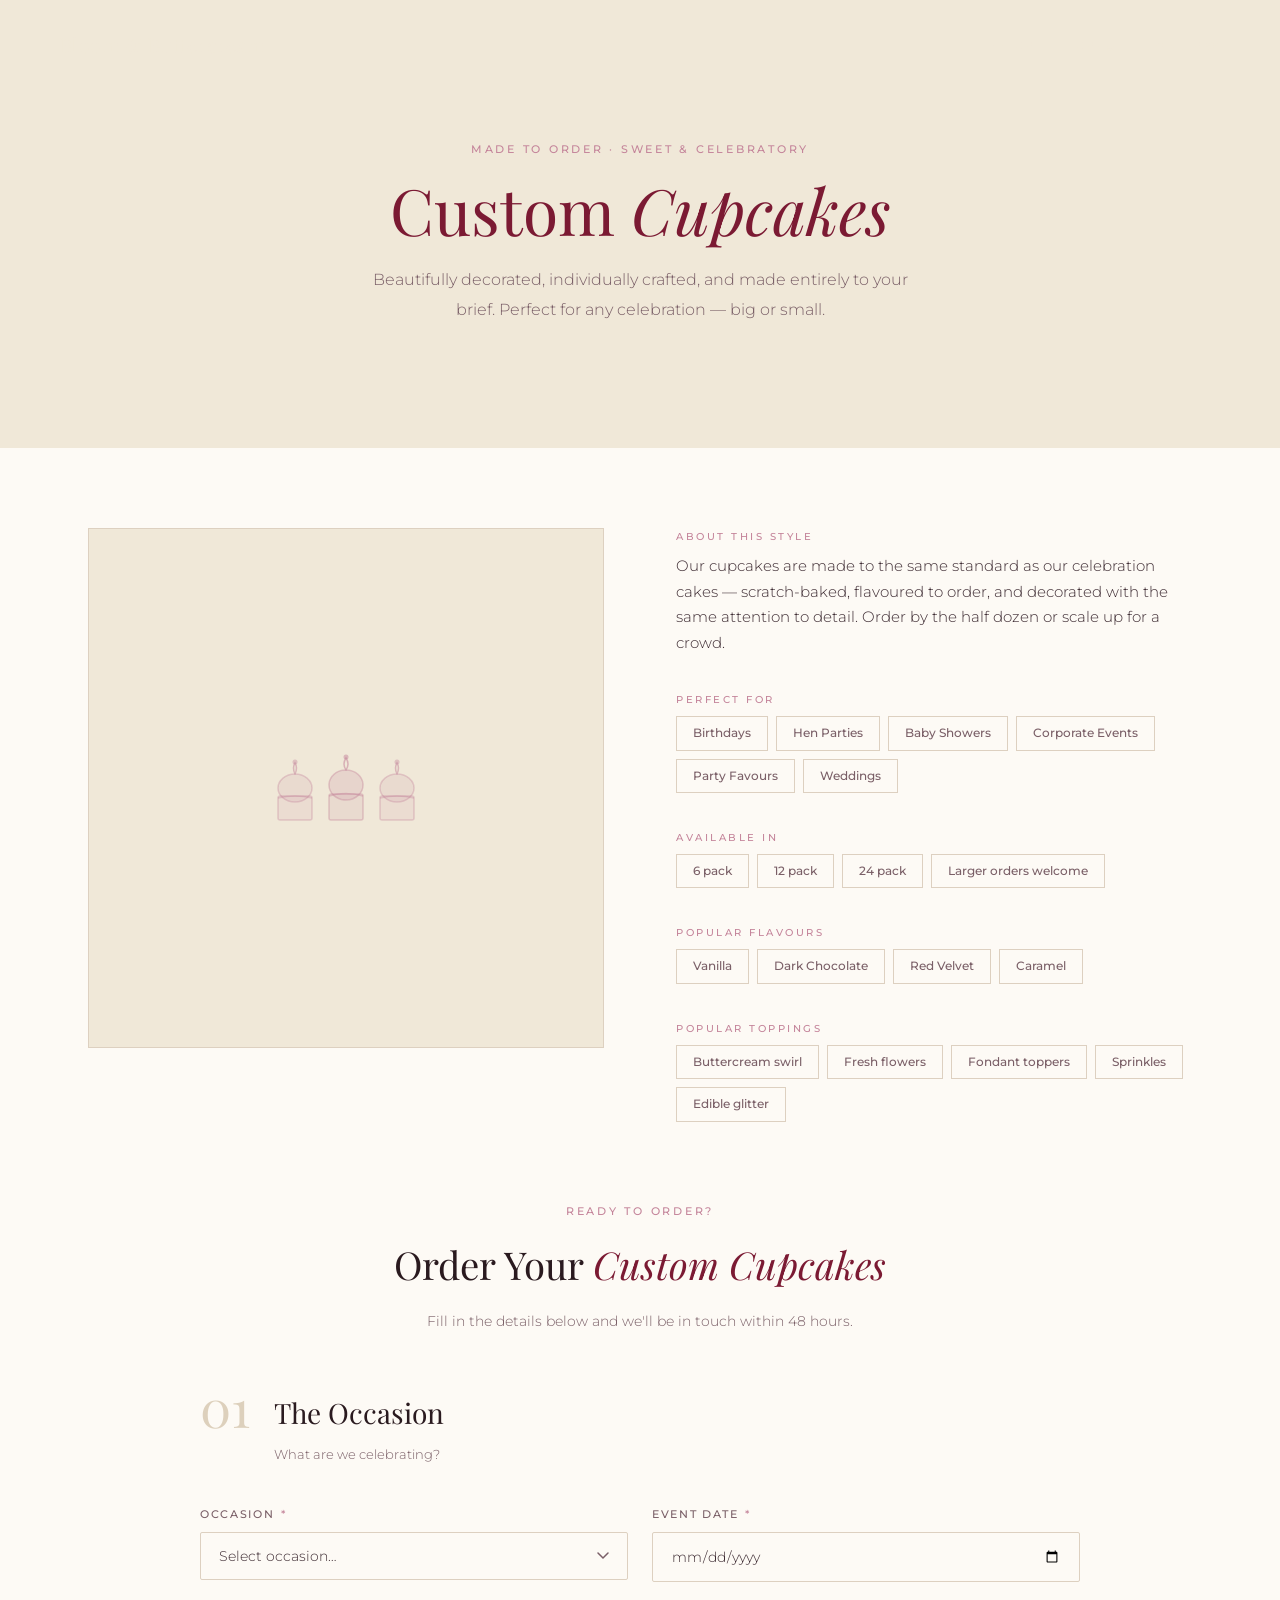
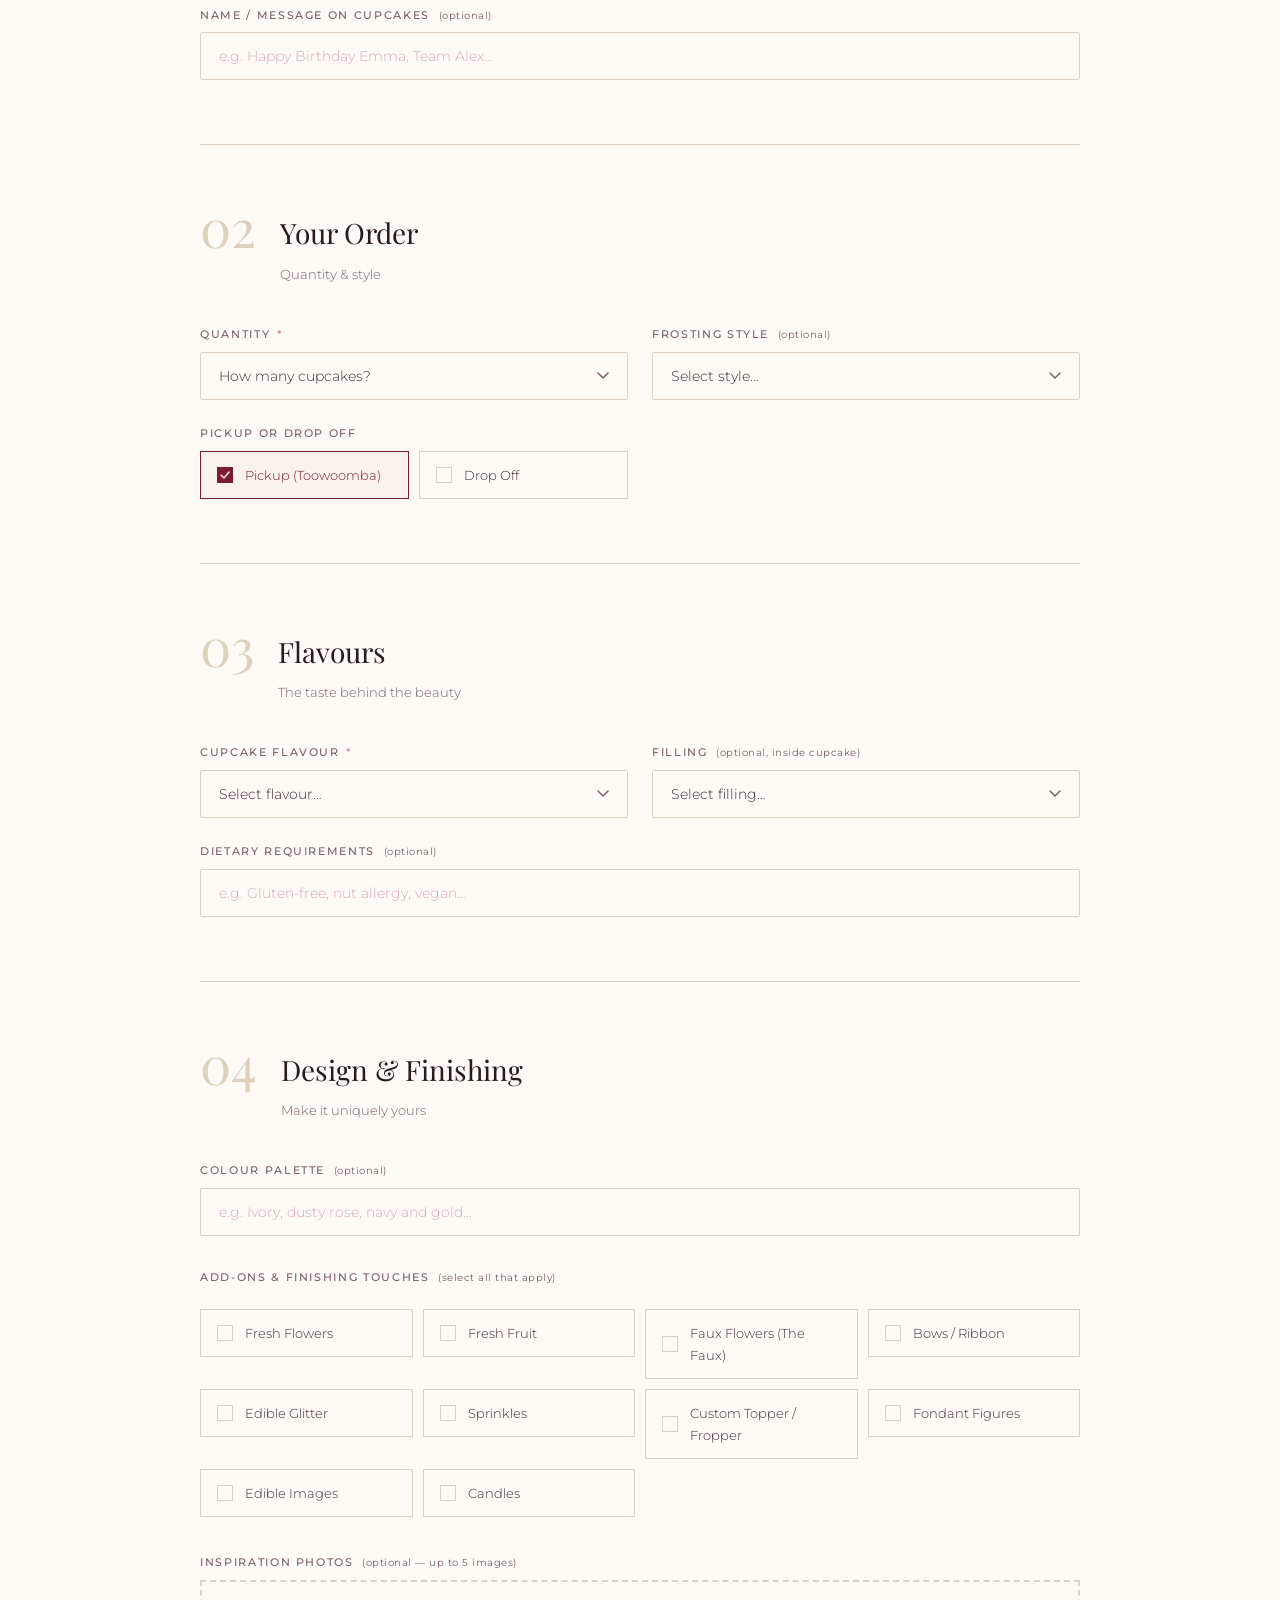
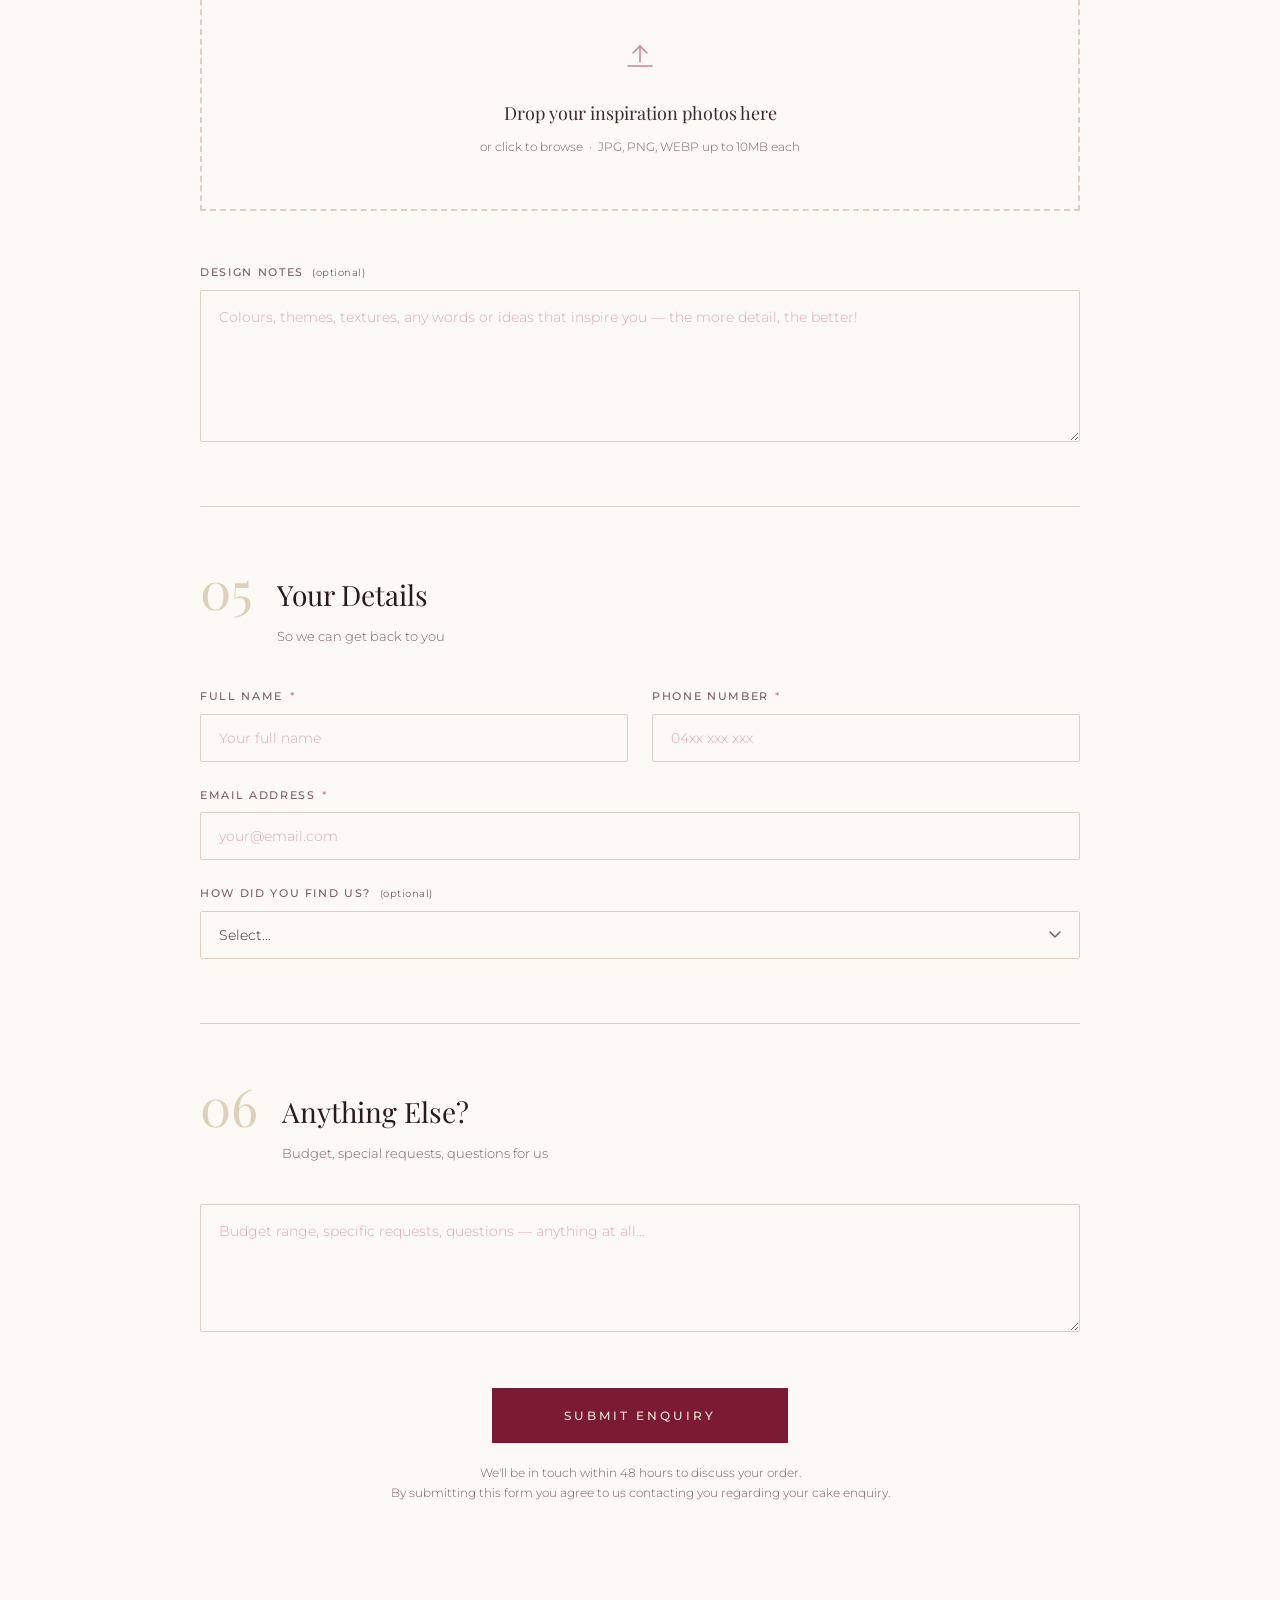
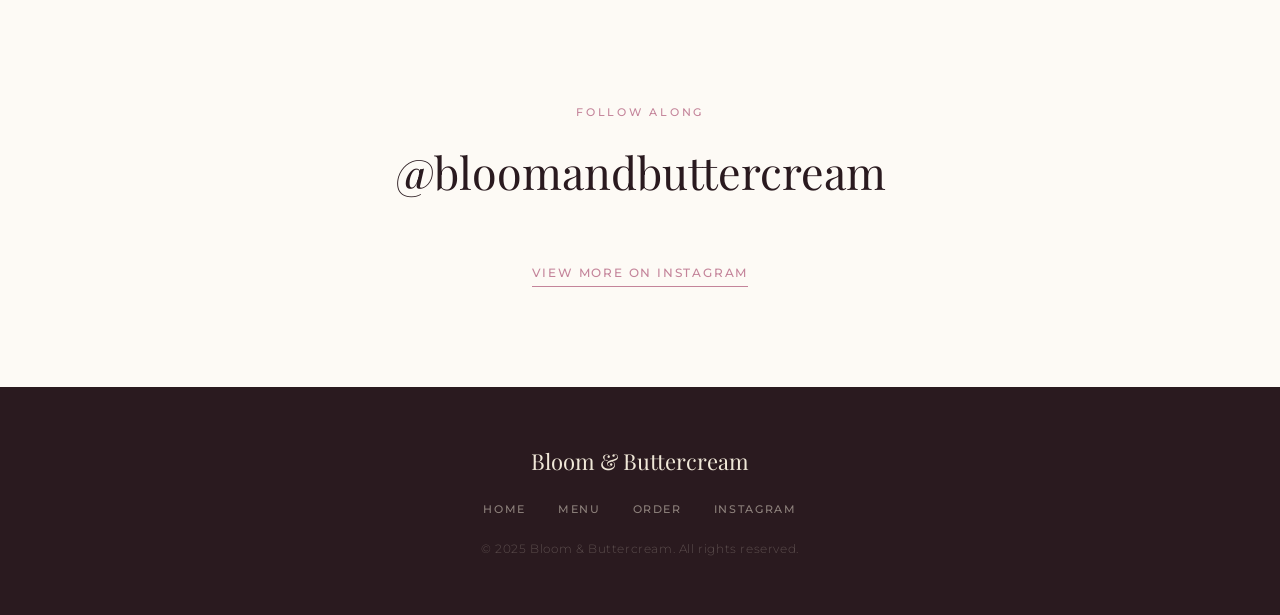
<file: cupcakes.html>
<!DOCTYPE html>
<html lang="en">
<head>
  <meta charset="UTF-8">
  <meta name="viewport" content="width=device-width, initial-scale=1.0">
  <title>Cupcakes — Bloom &amp; Buttercream</title>
  <meta name="description" content="Order custom decorated cupcakes from Bloom &amp; Buttercream — perfect for any celebration, party, or gifting.">
  <link rel="preconnect" href="https://fonts.googleapis.com">
  <link rel="preconnect" href="https://fonts.gstatic.com" crossorigin>
  <link href="https://fonts.googleapis.com/css2?family=Playfair+Display:ital,wght@0,400;0,600;1,400;1,600&family=Montserrat:wght@300;400;500&display=swap" rel="stylesheet">
  <link rel="stylesheet" href="css/styles.css">
  <link rel="icon" href="pics/favicon.png" type="image/png">
</head>
<body>

  <nav class="nav nav--over-dark" id="nav">
    <a href="index.html" class="nav__logo">
      <img src="pics/logo.png" alt="Bloom &amp; Buttercream" class="nav__logo-img">
    </a>
    <ul class="nav__links" id="navLinks">
      <li><a href="index.html">Home</a></li>
      <li><a href="menu.html">Menu</a></li>
      <li><a href="index.html#instagram">Gallery</a></li>
    </ul>
    <button class="nav__hamburger" id="hamburger" aria-label="Toggle menu">
      <span></span><span></span><span></span>
    </button>
  </nav>

  <div class="showcase-hero">
    <div class="container">
      <p class="showcase-hero__eyebrow">Made to Order · Sweet &amp; Celebratory</p>
      <h1 class="showcase-hero__title">Custom <em>Cupcakes</em></h1>
      <p class="showcase-hero__sub">Beautifully decorated, individually crafted, and made entirely to your brief. Perfect for any celebration — big or small.</p>
    </div>
  </div>

  <section class="showcase-body" style="padding-bottom: 0">
    <div class="container">
      <div class="showcase-layout">

        <div class="showcase-image">
          <!-- Replace with: <img src="images/cupcakes.jpg" alt="Custom Cupcakes"> -->
          <div class="showcase-image-placeholder">
            <svg width="160" height="100" viewBox="0 0 160 100" fill="none" xmlns="http://www.w3.org/2000/svg">
              <!-- Cupcake 1 -->
              <rect x="12" y="58" width="34" height="24" rx="2" fill="rgba(196,132,154,0.12)" stroke="rgba(196,132,154,0.35)" stroke-width="1.5"/>
              <path d="M12 60 Q29 56 46 60" stroke="rgba(196,132,154,0.35)" stroke-width="1.5" fill="none"/>
              <ellipse cx="29" cy="50" rx="17" ry="14" fill="rgba(196,132,154,0.15)" stroke="rgba(196,132,154,0.35)" stroke-width="1.5"/>
              <path d="M29 36 Q32 30 29 25 Q26 30 29 36" stroke="rgba(196,132,154,0.5)" stroke-width="1.5" fill="none" stroke-linecap="round"/>
              <circle cx="29" cy="24" r="2.5" fill="rgba(196,132,154,0.4)"/>
              <!-- Cupcake 2 (centre) -->
              <rect x="63" y="56" width="34" height="26" rx="2" fill="rgba(196,132,154,0.15)" stroke="rgba(196,132,154,0.4)" stroke-width="1.5"/>
              <path d="M63 58 Q80 53 97 58" stroke="rgba(196,132,154,0.4)" stroke-width="1.5" fill="none"/>
              <ellipse cx="80" cy="47" rx="17" ry="15" fill="rgba(196,132,154,0.2)" stroke="rgba(196,132,154,0.4)" stroke-width="1.5"/>
              <path d="M80 32 Q84 26 80 20 Q76 26 80 32" stroke="rgba(196,132,154,0.55)" stroke-width="1.5" fill="none" stroke-linecap="round"/>
              <circle cx="80" cy="19" r="2.5" fill="rgba(196,132,154,0.5)"/>
              <!-- Cupcake 3 -->
              <rect x="114" y="58" width="34" height="24" rx="2" fill="rgba(196,132,154,0.12)" stroke="rgba(196,132,154,0.35)" stroke-width="1.5"/>
              <path d="M114 60 Q131 56 148 60" stroke="rgba(196,132,154,0.35)" stroke-width="1.5" fill="none"/>
              <ellipse cx="131" cy="50" rx="17" ry="14" fill="rgba(196,132,154,0.15)" stroke="rgba(196,132,154,0.35)" stroke-width="1.5"/>
              <path d="M131 36 Q134 30 131 25 Q128 30 131 36" stroke="rgba(196,132,154,0.5)" stroke-width="1.5" fill="none" stroke-linecap="round"/>
              <circle cx="131" cy="24" r="2.5" fill="rgba(196,132,154,0.4)"/>
            </svg>
          </div>
        </div>

        <div class="showcase-details">
          <p class="showcase-details__label">About this style</p>
          <p class="showcase-details__value">Our cupcakes are made to the same standard as our celebration cakes — scratch-baked, flavoured to order, and decorated with the same attention to detail. Order by the half dozen or scale up for a crowd.</p>

          <p class="showcase-details__label">Perfect For</p>
          <div class="showcase-details__tags">
            <span class="showcase-details__tag">Birthdays</span>
            <span class="showcase-details__tag">Hen Parties</span>
            <span class="showcase-details__tag">Baby Showers</span>
            <span class="showcase-details__tag">Corporate Events</span>
            <span class="showcase-details__tag">Party Favours</span>
            <span class="showcase-details__tag">Weddings</span>
          </div>

          <p class="showcase-details__label">Available In</p>
          <div class="showcase-details__tags">
            <span class="showcase-details__tag">6 pack</span>
            <span class="showcase-details__tag">12 pack</span>
            <span class="showcase-details__tag">24 pack</span>
            <span class="showcase-details__tag">Larger orders welcome</span>
          </div>

          <p class="showcase-details__label">Popular Flavours</p>
          <div class="showcase-details__tags">
            <span class="showcase-details__tag">Vanilla</span>
            <span class="showcase-details__tag">Dark Chocolate</span>
            <span class="showcase-details__tag">Red Velvet</span>
            <span class="showcase-details__tag">Caramel</span>
          </div>

          <p class="showcase-details__label">Popular Toppings</p>
          <div class="showcase-details__tags">
            <span class="showcase-details__tag">Buttercream swirl</span>
            <span class="showcase-details__tag">Fresh flowers</span>
            <span class="showcase-details__tag">Fondant toppers</span>
            <span class="showcase-details__tag">Sprinkles</span>
            <span class="showcase-details__tag">Edible glitter</span>
          </div>
        </div>

      </div>
    </div>
  </section>

  <!-- ── Custom Order Form ── -->
  <section class="order-section" id="order">
    <div class="container">
      <div class="form-wrap">
        <div style="text-align:center;margin-bottom:56px">
          <p class="section-eyebrow">Ready to Order?</p>
          <h2 style="font-family:var(--font-display);font-size:clamp(28px,3vw,40px);font-weight:400;color:var(--clr-dark);margin-bottom:12px">Order Your <em style="font-style:italic;color:var(--clr-primary)">Custom Cupcakes</em></h2>
          <p style="font-size:14px;color:var(--clr-text-muted)">Fill in the details below and we'll be in touch within 48 hours.</p>
        </div>

        <form id="cupcakesForm" action="https://formspree.io/f/xjglpwrw" method="POST" enctype="multipart/form-data">
          <input type="hidden" name="_subject" value="Cupcake Order Enquiry — Bloom &amp; Buttercream">
          <input type="hidden" name="_next" value="thank-you.html">
          <input type="hidden" name="cake_style_preset" value="Cupcakes">
          <input type="text" name="_gotcha" style="display:none" tabindex="-1" autocomplete="off">

          <!-- 01: THE OCCASION -->
          <div class="form-section">
            <div class="form-section__header">
              <span class="form-section__number">01</span>
              <div><h2 class="form-section__title">The Occasion</h2><p class="form-section__sub">What are we celebrating?</p></div>
            </div>
            <div class="form-grid">
              <div class="form-field" id="cp-field-occasion">
                <label class="form-label" for="cp-occasion">Occasion <span class="required">*</span></label>
                <select class="form-select" id="cp-occasion" name="occasion" required>
                  <option value="" disabled selected>Select occasion…</option>
                  <option>Birthday</option>
                  <option>Hen Party</option>
                  <option>Baby Shower</option>
                  <option>Corporate Event</option>
                  <option>Wedding</option>
                  <option>Gender Reveal</option>
                  <option>Party Favours</option>
                  <option>Other</option>
                </select>
                <span class="form-error">Please select an occasion</span>
              </div>
              <div class="form-field" id="cp-field-event-date">
                <label class="form-label" for="cp-eventDate">Event Date <span class="required">*</span></label>
                <input class="form-input" type="date" id="cp-eventDate" name="event_date" required>
                <span class="form-error">Please select your event date</span>
              </div>
            </div>
            <div class="form-field" style="margin-top:24px">
              <label class="form-label" for="cp-nameOnCake">Name / Message on Cupcakes <span class="optional">(optional)</span></label>
              <input class="form-input" type="text" id="cp-nameOnCake" name="name_on_cake" placeholder="e.g. Happy Birthday Emma, Team Alex…">
            </div>
          </div>

          <!-- 02: YOUR ORDER -->
          <div class="form-section">
            <div class="form-section__header">
              <span class="form-section__number">02</span>
              <div><h2 class="form-section__title">Your Order</h2><p class="form-section__sub">Quantity &amp; style</p></div>
            </div>
            <div class="form-grid">
              <div class="form-field" id="cp-field-quantity">
                <label class="form-label" for="cp-quantity">Quantity <span class="required">*</span></label>
                <select class="form-select" id="cp-quantity" name="quantity" required>
                  <option value="" disabled selected>How many cupcakes?</option>
                  <option value="6">6 (half dozen)</option>
                  <option value="12">12 (one dozen)</option>
                  <option value="24">24 (two dozen)</option>
                  <option value="36">36</option>
                  <option value="48">48</option>
                  <option value="60+">60+</option>
                  <option value="Custom quantity (I'll specify in notes)">Custom quantity (I'll specify in notes)</option>
                </select>
                <span class="form-error">Please select a quantity</span>
              </div>
              <div class="form-field">
                <label class="form-label" for="cp-frosting">Frosting Style <span class="optional">(optional)</span></label>
                <select class="form-select" id="cp-frosting" name="frosting_style">
                  <option value="" disabled selected>Select style…</option>
                  <option>Classic buttercream swirl</option>
                  <option>Flat-topped / minimal</option>
                  <option>Textured swirl</option>
                  <option>Chocolate ganache drip + swirl</option>
                  <option>Custom (describe in notes)</option>
                </select>
              </div>
              <div class="form-field">
                <label class="form-label">Pickup or Drop Off</label>
                <div class="addons-grid" style="grid-template-columns:1fr 1fr;margin-top:0">
                  <div class="addon-item">
                    <input type="radio" name="delivery" id="cp-delivery-pickup" value="Pickup (Toowoomba)" checked>
                    <label class="addon-label" for="cp-delivery-pickup">Pickup (Toowoomba)</label>
                  </div>
                  <div class="addon-item">
                    <input type="radio" name="delivery" id="cp-delivery-dropoff" value="Drop Off">
                    <label class="addon-label" for="cp-delivery-dropoff">Drop Off</label>
                  </div>
                </div>
                <div id="cp-dropoff-details" style="display:none;margin-top:10px">
                  <input class="form-input" type="text" id="cp-dropoffVenue" name="dropoff_venue" placeholder="Suburb or venue name (e.g. Rangeville, Highfields, Gabbinbar Homestead…)">
                </div>
              </div>
            </div>
          </div>

          <!-- 03: FLAVOURS -->
          <div class="form-section">
            <div class="form-section__header">
              <span class="form-section__number">03</span>
              <div><h2 class="form-section__title">Flavours</h2><p class="form-section__sub">The taste behind the beauty</p></div>
            </div>
            <div class="form-grid">
              <div class="form-field" id="cp-field-cake-flavour">
                <label class="form-label" for="cp-cakeFlavour">Cupcake Flavour <span class="required">*</span></label>
                <select class="form-select" id="cp-cakeFlavour" name="cake_flavour" required>
                  <option value="" disabled selected>Select flavour…</option>
                  <option>Dark Chocolate Mud</option>
                  <option>Caramel Mud</option>
                  <option>White Chocolate Mud</option>
                  <option>Marble</option>
                  <option>Red Velvet</option>
                  <option>Vanilla</option>
                </select>
                <span class="form-error">Please select a cupcake flavour</span>
              </div>
              <div class="form-field">
                <label class="form-label" for="cp-filling">Filling <span class="optional">(optional, inside cupcake)</span></label>
                <select class="form-select" id="cp-filling" name="filling">
                  <option value="" disabled selected>Select filling…</option>
                  <option>Cookie Butter</option>
                  <option>Jam</option>
                  <option>Lemon Curd</option>
                  <option>Passionfruit Curd</option>
                  <option>Hazelnut</option>
                  <option>Pistachio</option>
                  <option>Chocolate Ganache</option>
                  <option>Oreo Crunch</option>
                  <option>Biscoff Crunch</option>
                  <option>Vanilla Biscuit Crunch</option>
                  <option>Berries (Seasonal)</option>
                </select>
              </div>
            </div>
            <div class="form-field" style="margin-top:24px">
              <label class="form-label" for="cp-dietary">Dietary Requirements <span class="optional">(optional)</span></label>
              <input class="form-input" type="text" id="cp-dietary" name="dietary" placeholder="e.g. Gluten-free, nut allergy, vegan…">
            </div>
          </div>

          <!-- 04: DESIGN -->
          <div class="form-section">
            <div class="form-section__header">
              <span class="form-section__number">04</span>
              <div><h2 class="form-section__title">Design &amp; Finishing</h2><p class="form-section__sub">Make it uniquely yours</p></div>
            </div>
            <div class="form-grid">
              <div class="form-field form-col-full">
                <label class="form-label" for="cp-colourPalette">Colour Palette <span class="optional">(optional)</span></label>
                <input class="form-input" type="text" id="cp-colourPalette" name="colour_palette" placeholder="e.g. Ivory, dusty rose, navy and gold…">
              </div>
            </div>
            <div class="form-field" style="margin-top:32px">
              <label class="form-label">Add-ons &amp; Finishing Touches <span class="optional">(select all that apply)</span></label>
              <div class="addons-grid" id="cp-addonsGrid"></div>
            </div>
            <div class="form-field" style="margin-top:36px">
              <label class="form-label">Inspiration Photos <span class="optional">(optional — up to 5 images)</span></label>
              <div class="upload-zone" id="cp-uploadZone">
                <input type="file" name="inspiration_photos" accept="image/*" multiple id="cp-photoInput">
                <div class="upload-icon">
                  <svg width="40" height="40" viewBox="0 0 40 40" fill="none">
                    <path d="M20 28V12" stroke="#C4849A" stroke-width="1.5" stroke-linecap="round"/>
                    <path d="M13 19l7-7 7 7" stroke="#C4849A" stroke-width="1.5" stroke-linecap="round" stroke-linejoin="round"/>
                    <path d="M8 32h24" stroke="#C4849A" stroke-width="1.5" stroke-linecap="round"/>
                  </svg>
                </div>
                <p class="upload-title">Drop your inspiration photos here</p>
                <p class="upload-sub">or click to browse &nbsp;&middot;&nbsp; JPG, PNG, WEBP up to 10MB each</p>
              </div>
              <div class="upload-previews" id="cp-uploadPreviews"></div>
            </div>
            <div class="form-field" style="margin-top:24px">
              <label class="form-label" for="cp-designNotes">Design Notes <span class="optional">(optional)</span></label>
              <textarea class="form-textarea" id="cp-designNotes" name="design_notes" rows="5" placeholder="Colours, themes, textures, any words or ideas that inspire you — the more detail, the better!"></textarea>
            </div>
          </div>

          <!-- 05: YOUR DETAILS -->
          <div class="form-section">
            <div class="form-section__header">
              <span class="form-section__number">05</span>
              <div><h2 class="form-section__title">Your Details</h2><p class="form-section__sub">So we can get back to you</p></div>
            </div>
            <div class="form-grid">
              <div class="form-field" id="cp-field-name">
                <label class="form-label" for="cp-fullName">Full Name <span class="required">*</span></label>
                <input class="form-input" type="text" id="cp-fullName" name="name" placeholder="Your full name" required autocomplete="name">
                <span class="form-error">Please enter your name</span>
              </div>
              <div class="form-field" id="cp-field-phone">
                <label class="form-label" for="cp-phone">Phone Number <span class="required">*</span></label>
                <input class="form-input" type="tel" id="cp-phone" name="phone" placeholder="04xx xxx xxx" required autocomplete="tel">
                <span class="form-error">Please enter your phone number</span>
              </div>
              <div class="form-field form-col-full" id="cp-field-email">
                <label class="form-label" for="cp-email">Email Address <span class="required">*</span></label>
                <input class="form-input" type="email" id="cp-email" name="email" placeholder="your@email.com" required autocomplete="email">
                <span class="form-error">Please enter a valid email address</span>
              </div>
              <div class="form-field form-col-full">
                <label class="form-label" for="cp-heardFrom">How did you find us? <span class="optional">(optional)</span></label>
                <select class="form-select" id="cp-heardFrom" name="heard_from">
                  <option value="" disabled selected>Select…</option>
                  <option>Instagram</option>
                  <option>Facebook</option>
                  <option>TikTok</option>
                  <option>Google</option>
                  <option>Word of mouth / Friend</option>
                  <option>Wedding expo</option>
                  <option>Returning customer</option>
                  <option>Other</option>
                </select>
              </div>
            </div>
          </div>

          <!-- 06: ANYTHING ELSE -->
          <div class="form-section" style="border-bottom:none;margin-bottom:0;padding-bottom:0">
            <div class="form-section__header">
              <span class="form-section__number">06</span>
              <div><h2 class="form-section__title">Anything Else?</h2><p class="form-section__sub">Budget, special requests, questions for us</p></div>
            </div>
            <div class="form-field">
              <textarea class="form-textarea" name="additional_notes" rows="4" placeholder="Budget range, specific requests, questions — anything at all…"></textarea>
            </div>
          </div>

          <div class="form-submit">
            <button type="submit" class="btn btn--submit" id="cp-submitBtn">Submit Enquiry</button>
            <p class="form-submit__note">We'll be in touch within 48 hours to discuss your order.<br>By submitting this form you agree to us contacting you regarding your cake enquiry.</p>
          </div>
        </form>
      </div>
    </div>
  </section>


  <section class="insta-section">
    <div class="container">
      <p class="section-eyebrow">Follow Along</p>
      <a href="https://instagram.com/bloomandbuttercream" class="insta-handle" target="_blank" rel="noopener">@bloomandbuttercream</a>
      <div class="insta-feed">
        <behold-widget feed-id="IJFzatjDtzdDnfz5L7L2"></behold-widget>
        <script>
          (() => {
            const d=document,s=d.createElement("script");s.type="module";
            s.src="https://w.behold.so/widget.js";d.head.append(s);
          })();
        </script>
      </div>
      <a href="https://instagram.com/bloomandbuttercream" class="insta-cta" target="_blank" rel="noopener">View more on Instagram</a>
    </div>
  </section>

  <footer class="footer">
    <div class="container">
      <p class="footer__brand">Bloom &amp; Buttercream</p>
      <div class="footer__links">
        <a href="index.html">Home</a>
        <a href="menu.html">Menu</a>
        <a href="start-order.html">Order</a>
        <a href="https://instagram.com/bloomandbuttercream" target="_blank" rel="noopener">Instagram</a>
      </div>
      <p class="footer__copy">&copy; 2025 Bloom &amp; Buttercream. All rights reserved.</p>
    </div>
  </footer>

  <script src="js/config.js"></script>
  <script src="js/main.js"></script>
  <script>
  (function () {
    /* Min date = today */
    var dateInput = document.getElementById('cp-eventDate');
    if (dateInput) dateInput.min = new Date().toISOString().split('T')[0];

    /* Populate add-ons from config */
    if (typeof BB_CONFIG !== 'undefined') {
      var grid = document.getElementById('cp-addonsGrid');
      if (grid) {
        BB_CONFIG.addons.forEach(function (addon) {
          var safeId = 'cp-addon-' + addon.toLowerCase().replace(/[^a-z0-9]+/g, '-');
          var item = document.createElement('div');
          item.className = 'addon-item';
          var cb = document.createElement('input');
          cb.type = 'checkbox'; cb.id = safeId; cb.name = 'addons'; cb.value = addon;
          var lbl = document.createElement('label');
          lbl.className = 'addon-label'; lbl.htmlFor = safeId; lbl.textContent = addon;
          item.appendChild(cb); item.appendChild(lbl);
          grid.appendChild(item);
        });
      }
    }

    /* Delivery toggle */
    var dropoffDetails = document.getElementById('cp-dropoff-details');
    var dropoffVenue   = document.getElementById('cp-dropoffVenue');
    var labelPickup    = document.querySelector('label[for="cp-delivery-pickup"]');
    var labelDropoff   = document.querySelector('label[for="cp-delivery-dropoff"]');
    function setDropoff(isDropoff) {
      if (dropoffDetails) dropoffDetails.style.display = isDropoff ? 'block' : 'none';
      if (dropoffVenue) { dropoffVenue.required = isDropoff; if (!isDropoff) dropoffVenue.value = ''; }
    }
    if (labelPickup)  labelPickup.addEventListener('click',  function () { setDropoff(false); });
    if (labelDropoff) labelDropoff.addEventListener('click', function () { setDropoff(true); });

    /* Photo previews */
    var photoInput = document.getElementById('cp-photoInput');
    var previews   = document.getElementById('cp-uploadPreviews');
    var uploadZone = document.getElementById('cp-uploadZone');
    if (photoInput && previews) {
      photoInput.addEventListener('change', function () { renderPreviews(Array.from(this.files).slice(0, 5)); });
    }
    if (uploadZone) {
      uploadZone.addEventListener('dragover', function (e) { e.preventDefault(); uploadZone.classList.add('drag-over'); });
      uploadZone.addEventListener('dragleave', function () { uploadZone.classList.remove('drag-over'); });
      uploadZone.addEventListener('drop', function (e) {
        e.preventDefault(); uploadZone.classList.remove('drag-over');
        if (photoInput && e.dataTransfer.files.length) {
          photoInput.files = e.dataTransfer.files;
          renderPreviews(Array.from(e.dataTransfer.files).slice(0, 5));
        }
      });
    }
    function renderPreviews(files) {
      if (!previews) return;
      previews.innerHTML = '';
      files.forEach(function (file) {
        if (!file.type.startsWith('image/')) return;
        var reader = new FileReader();
        reader.onload = function (e) {
          var img = document.createElement('img');
          img.src = e.target.result; img.className = 'upload-preview'; img.alt = file.name;
          previews.appendChild(img);
        };
        reader.readAsDataURL(file);
      });
    }

    /* Validation */
    var fields = [
      { inputId: 'cp-occasion',    wrapperId: 'cp-field-occasion' },
      { inputId: 'cp-eventDate',   wrapperId: 'cp-field-event-date' },
      { inputId: 'cp-quantity',    wrapperId: 'cp-field-quantity' },
      { inputId: 'cp-cakeFlavour', wrapperId: 'cp-field-cake-flavour' },
      { inputId: 'cp-fullName',    wrapperId: 'cp-field-name' },
      { inputId: 'cp-phone',       wrapperId: 'cp-field-phone' },
      { inputId: 'cp-email',       wrapperId: 'cp-field-email' },
    ];
    function isValid(input) {
      var val = input.value.trim();
      if (!val) return false;
      if (input.type === 'email') return /^[^\s@]+@[^\s@]+\.[^\s@]+$/.test(val);
      return true;
    }
    function validateField(inputId, wrapperId) {
      var input   = document.getElementById(inputId);
      var wrapper = document.getElementById(wrapperId);
      if (!input || !wrapper) return true;
      var valid = isValid(input);
      wrapper.classList.toggle('has-error', !valid);
      return valid;
    }
    fields.forEach(function (f) {
      var input = document.getElementById(f.inputId);
      if (!input) return;
      input.addEventListener('blur', function () { validateField(f.inputId, f.wrapperId); });
      input.addEventListener('input', function () {
        var wrapper = document.getElementById(f.wrapperId);
        if (wrapper && wrapper.classList.contains('has-error')) validateField(f.inputId, f.wrapperId);
      });
    });

    var form      = document.getElementById('cupcakesForm');
    var submitBtn = document.getElementById('cp-submitBtn');
    if (form) {
      form.addEventListener('submit', function (e) {
        var allValid = fields.every(function (f) { return validateField(f.inputId, f.wrapperId); });
        if (!allValid) {
          e.preventDefault();
          var firstError = form.querySelector('.has-error');
          if (firstError) firstError.scrollIntoView({ behavior: 'smooth', block: 'center' });
          return;
        }
        if (submitBtn) { submitBtn.disabled = true; submitBtn.textContent = 'Sending…'; }
      });
    }
  }());
  </script>
</body>
</html>
</file>
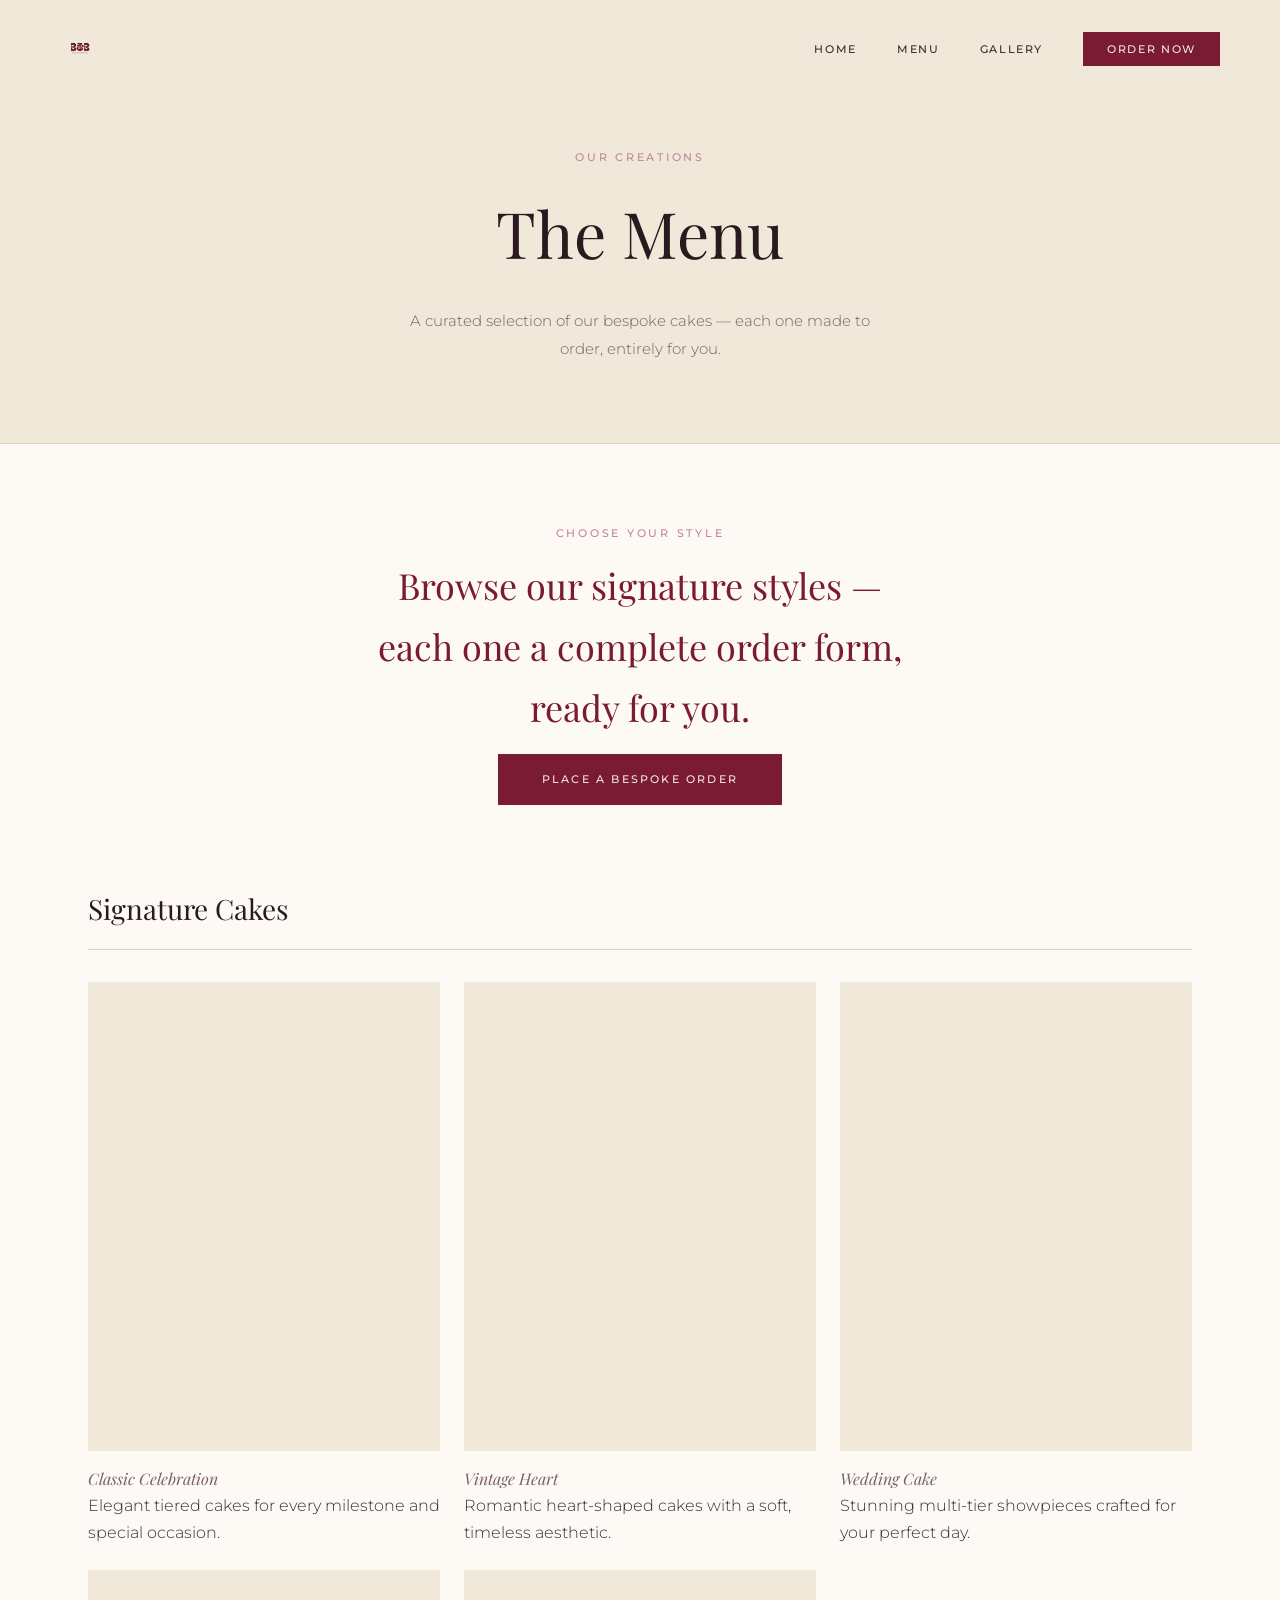
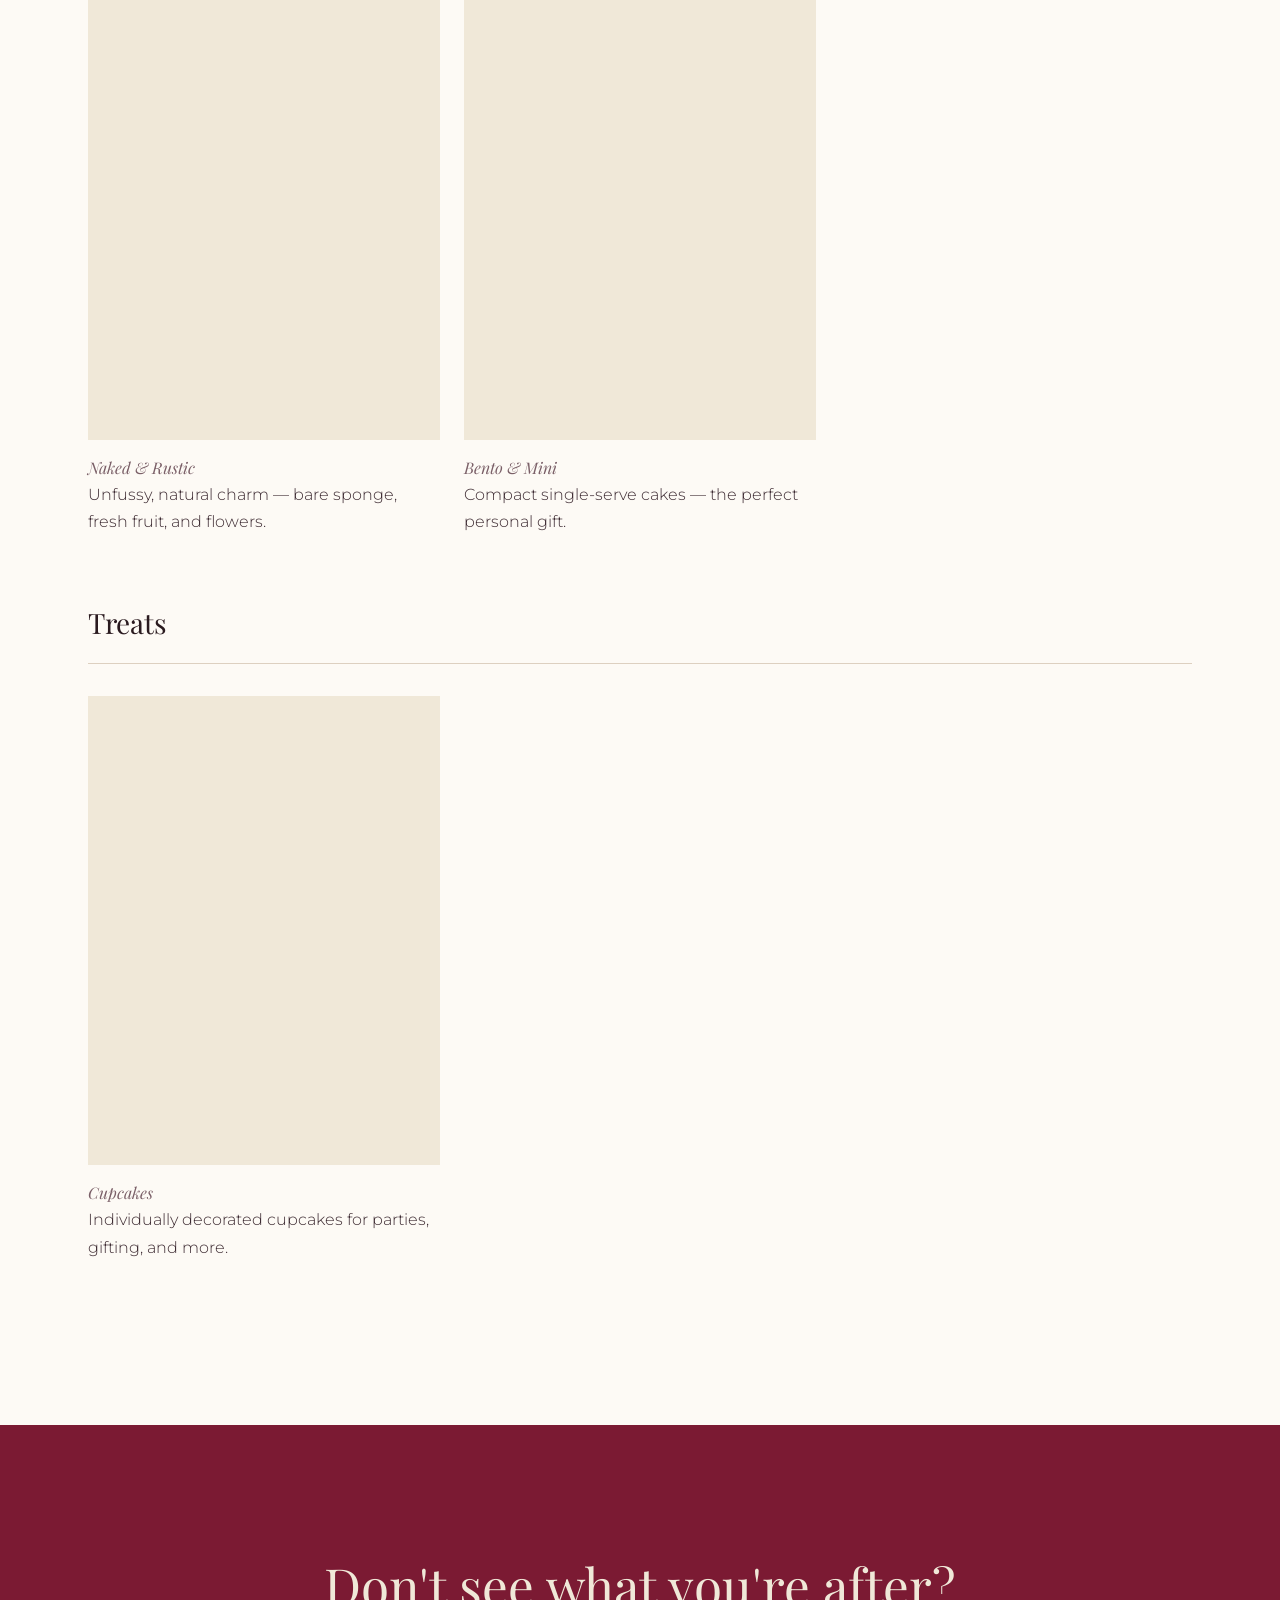
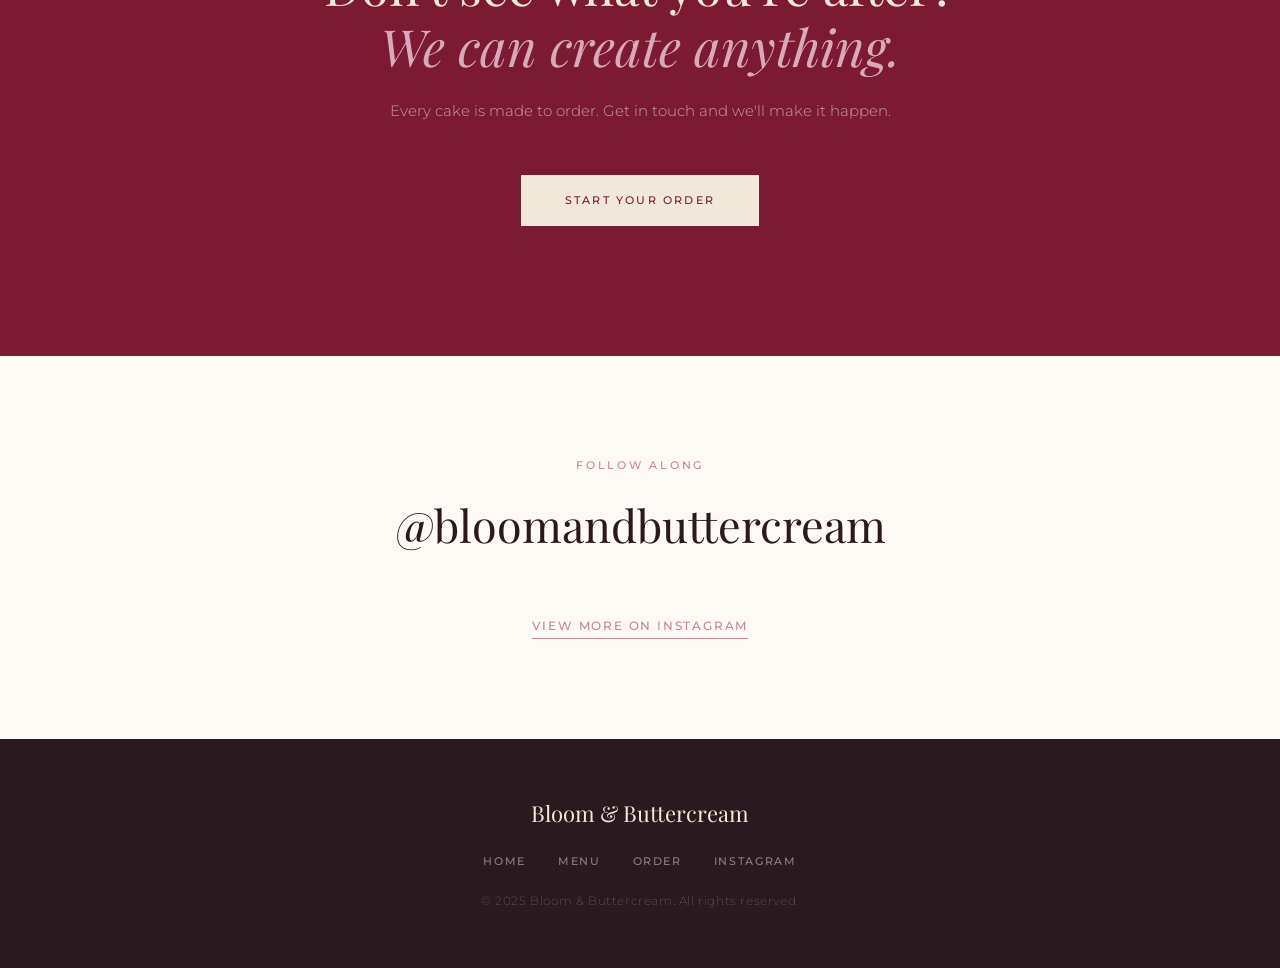
<file: menu.html>
<!DOCTYPE html>
<html lang="en">
<head>
  <meta charset="UTF-8">
  <meta name="viewport" content="width=device-width, initial-scale=1.0">
  <title>Menu — Bloom &amp; Buttercream</title>
  <meta name="description" content="Browse our signature cake styles — Classic Celebration, Vintage Heart, Wedding, Naked &amp; Rustic, Bento, and Custom Cupcakes.">
  <link rel="preconnect" href="https://fonts.googleapis.com">
  <link rel="preconnect" href="https://fonts.gstatic.com" crossorigin>
  <link href="https://fonts.googleapis.com/css2?family=Playfair+Display:ital,wght@0,400;0,600;1,400;1,600&family=Montserrat:wght@300;400;500&display=swap" rel="stylesheet">
  <link rel="stylesheet" href="css/styles.css">
  <link rel="icon" href="pics/favicon.png" type="image/png">
</head>
<body>
  <nav class="nav" id="nav">
    <a href="index.html" class="nav__logo">
      <img src="pics/logo.png" alt="Bloom &amp; Buttercream" class="nav__logo-img">
    </a>
    <ul class="nav__links" id="navLinks">
      <li><a href="index.html">Home</a></li>
      <li><a href="menu.html">Menu</a></li>
      <li><a href="index.html#instagram">Gallery</a></li>
      <li><a href="start-order.html" class="nav__cta">Order Now</a></li>
    </ul>
    <button class="nav__hamburger" id="hamburger" aria-label="Toggle menu">
      <span></span><span></span><span></span>
    </button>
  </nav>

  <div class="menu-hero">
    <div class="container">
      <p class="section-eyebrow">Our Creations</p>
      <h1 class="menu-hero__title">The Menu</h1>
      <p class="menu-hero__sub">A curated selection of our bespoke cakes — each one made to order, entirely for you.</p>
    </div>
  </div>

  <section class="menu-coming-soon">
    <div class="container">
      <div class="coming-soon__inner">
        <p class="section-eyebrow">Choose Your Style</p>
        <h2 class="coming-soon__title">Browse our signature styles — each one a complete order form, ready for you.</h2>
        <a href="start-order.html" class="btn btn--primary">Place a Bespoke Order</a>
      </div>
      <div class="menu-sections">
        <div class="menu-section">
          <h3 class="menu-section__title">Signature Cakes</h3>
          <div class="menu-grid">
            <a href="cake-classic-celebration.html" class="menu-card">
              <div class="menu-card__image"></div>
              <p class="menu-card__name">Classic Celebration</p>
              <p class="menu-card__sub">Elegant tiered cakes for every milestone and special occasion.</p>
            </a>
            <a href="cake-vintage-heart.html" class="menu-card">
              <div class="menu-card__image"></div>
              <p class="menu-card__name">Vintage Heart</p>
              <p class="menu-card__sub">Romantic heart-shaped cakes with a soft, timeless aesthetic.</p>
            </a>
            <a href="cake-wedding.html" class="menu-card">
              <div class="menu-card__image"></div>
              <p class="menu-card__name">Wedding Cake</p>
              <p class="menu-card__sub">Stunning multi-tier showpieces crafted for your perfect day.</p>
            </a>
            <a href="cake-naked-rustic.html" class="menu-card">
              <div class="menu-card__image"></div>
              <p class="menu-card__name">Naked &amp; Rustic</p>
              <p class="menu-card__sub">Unfussy, natural charm — bare sponge, fresh fruit, and flowers.</p>
            </a>
            <a href="cake-bento.html" class="menu-card">
              <div class="menu-card__image"></div>
              <p class="menu-card__name">Bento &amp; Mini</p>
              <p class="menu-card__sub">Compact single-serve cakes — the perfect personal gift.</p>
            </a>
          </div>
        </div>
        <div class="menu-section">
          <h3 class="menu-section__title">Treats</h3>
          <div class="menu-grid">
            <a href="cupcakes.html" class="menu-card">
              <div class="menu-card__image"></div>
              <p class="menu-card__name">Cupcakes</p>
              <p class="menu-card__sub">Individually decorated cupcakes for parties, gifting, and more.</p>
            </a>
          </div>
        </div>
      </div>
    </div>
  </section>

  <section class="cta-banner">
    <div class="container">
      <h2 class="cta-banner__title">Don't see what you're after?<br><em>We can create anything.</em></h2>
      <p class="cta-banner__sub">Every cake is made to order. Get in touch and we'll make it happen.</p>
      <a href="start-order.html" class="btn btn--cream">Start Your Order</a>
    </div>
  </section>


  <section class="insta-section">
    <div class="container">
      <p class="section-eyebrow">Follow Along</p>
      <a href="https://instagram.com/bloomandbuttercream" class="insta-handle" target="_blank" rel="noopener">@bloomandbuttercream</a>
      <div class="insta-feed">
        <behold-widget feed-id="IJFzatjDtzdDnfz5L7L2"></behold-widget>
        <script>
          (() => {
            const d=document,s=d.createElement("script");s.type="module";
            s.src="https://w.behold.so/widget.js";d.head.append(s);
          })();
        </script>
      </div>
      <a href="https://instagram.com/bloomandbuttercream" class="insta-cta" target="_blank" rel="noopener">View more on Instagram</a>
    </div>
  </section>

  <footer class="footer">
    <div class="container">
      <p class="footer__brand">Bloom &amp; Buttercream</p>
      <div class="footer__links">
        <a href="index.html">Home</a>
        <a href="menu.html">Menu</a>
        <a href="start-order.html">Order</a>
        <a href="https://instagram.com/bloomandbuttercream" target="_blank" rel="noopener">Instagram</a>
      </div>
      <p class="footer__copy">&copy; 2025 Bloom &amp; Buttercream. All rights reserved.</p>
    </div>
  </footer>

  <script src="js/main.js"></script>
</body>
</html>
</file>
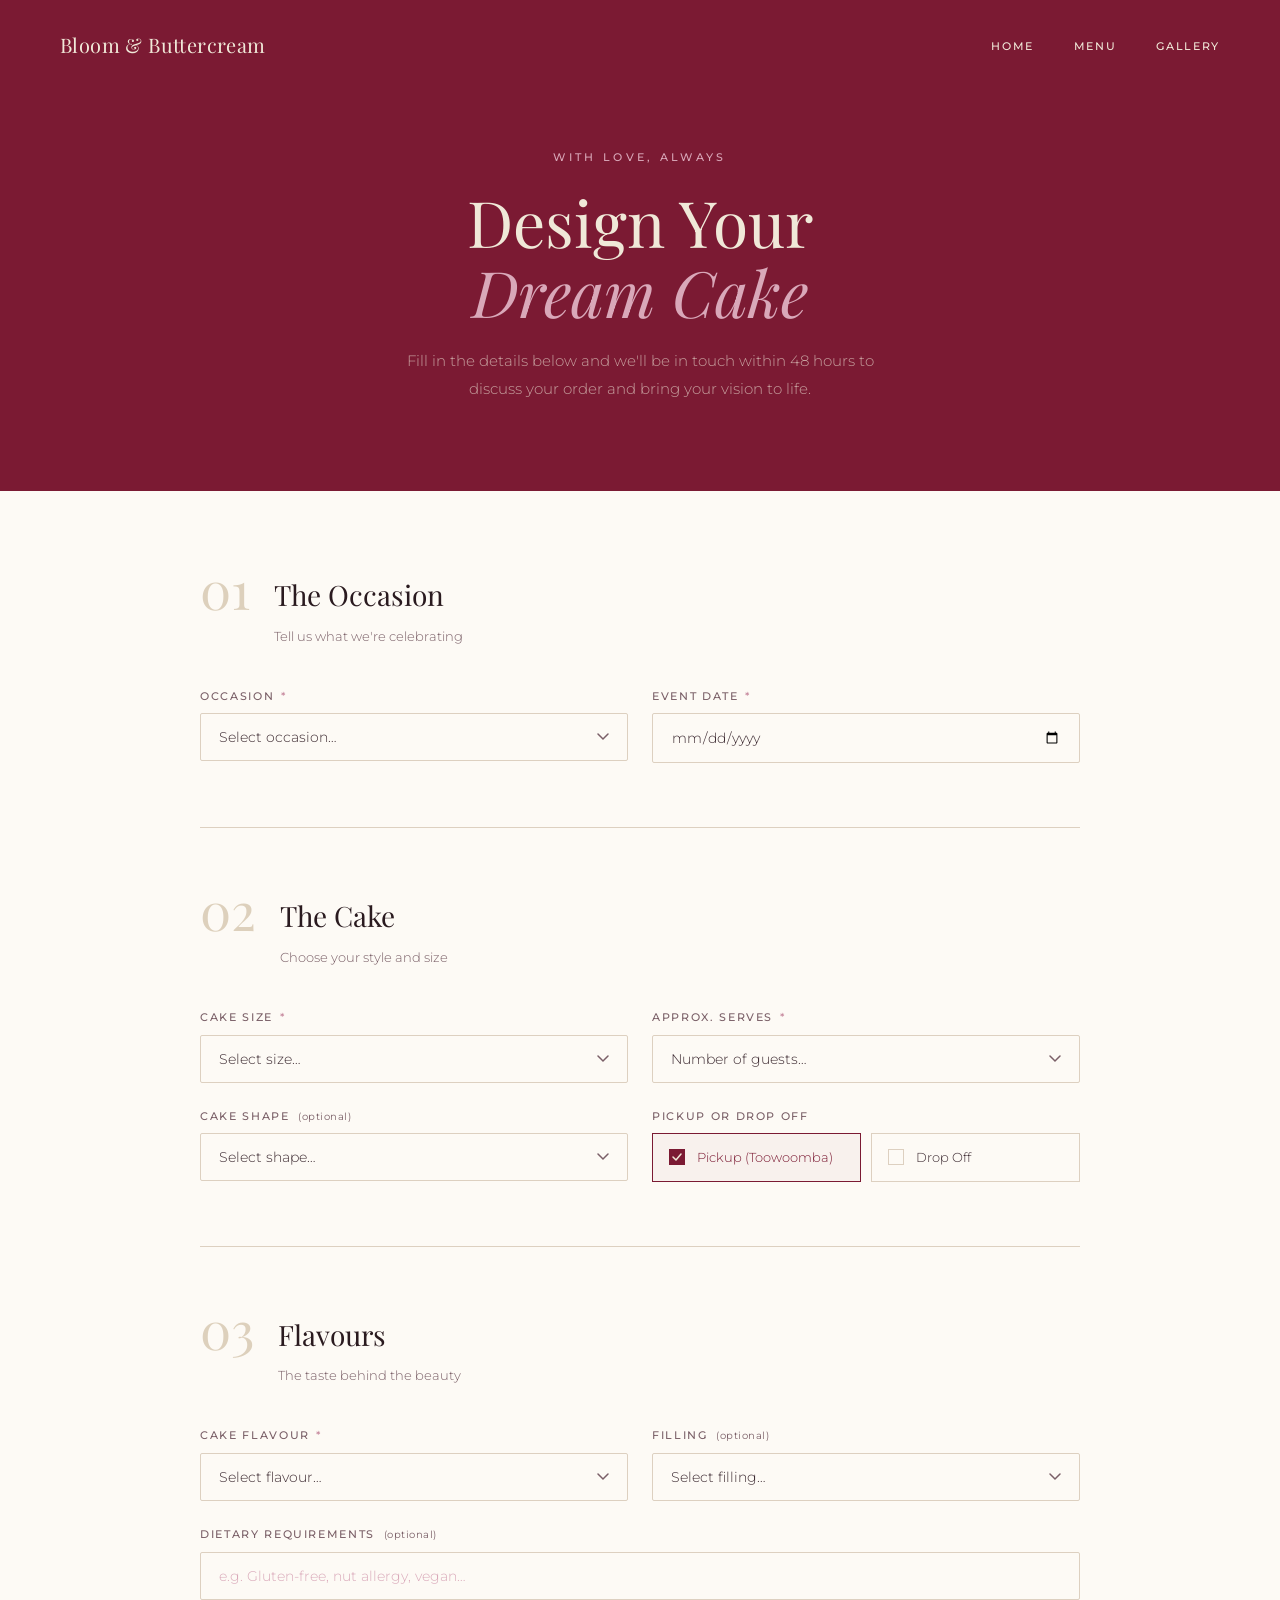
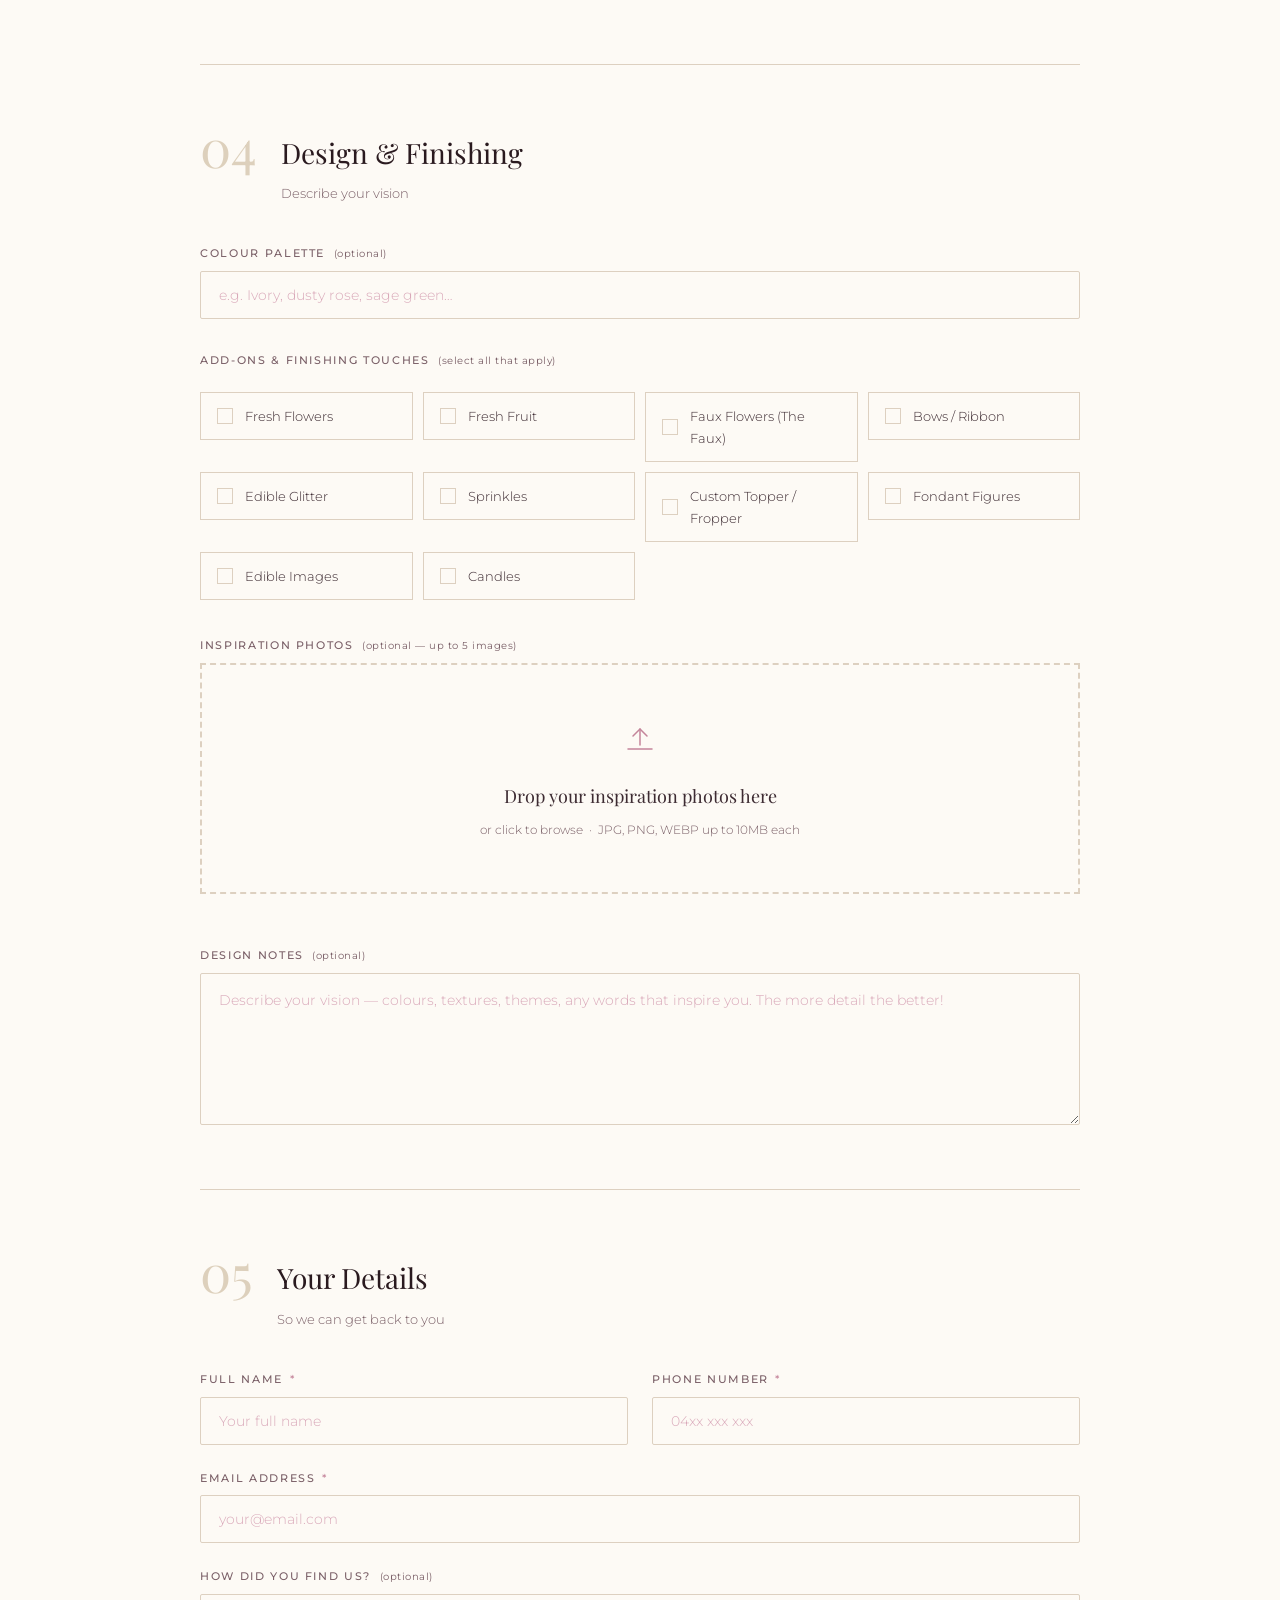
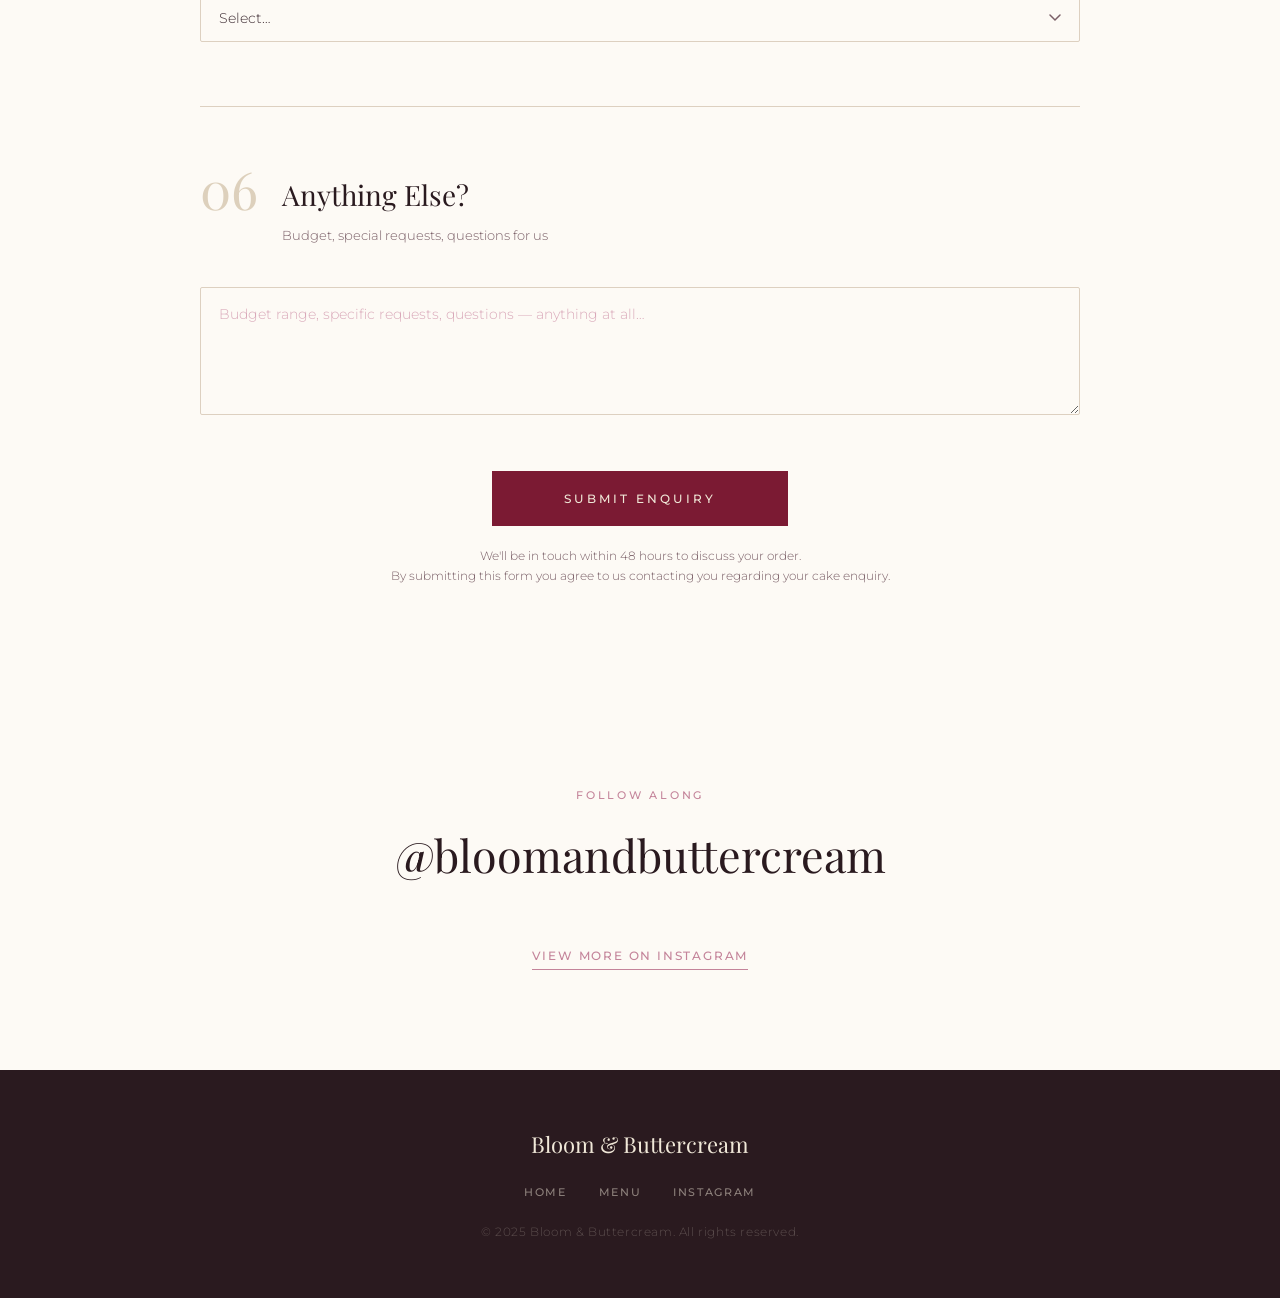
<file: order.html>
<!DOCTYPE html>
<html lang="en">
<head>
  <meta charset="UTF-8">
  <meta name="viewport" content="width=device-width, initial-scale=1.0">
  <title>Place Your Order — Bloom &amp; Buttercream</title>
  <meta name="description" content="Order your bespoke luxury cake. Tell us about your vision and we'll bring it to life.">
  <link rel="preconnect" href="https://fonts.googleapis.com">
  <link rel="preconnect" href="https://fonts.gstatic.com" crossorigin>
  <link href="https://fonts.googleapis.com/css2?family=Playfair+Display:ital,wght@0,400;0,600;1,400;1,600&family=Montserrat:wght@300;400;500&display=swap" rel="stylesheet">
  <link rel="stylesheet" href="css/styles.css">
  <link rel="icon" href="pics/favicon.png" type="image/png">
</head>
<body>

  <nav class="nav nav--over-dark" id="nav">
    <a href="index.html" class="nav__logo">
      <img src="pics/logo.png" alt="Bloom &amp; Buttercream" class="nav__logo-img">
    </a>
    <ul class="nav__links" id="navLinks">
      <li><a href="index.html">Home</a></li>
      <li><a href="menu.html">Menu</a></li>
      <li><a href="index.html#instagram">Gallery</a></li>
    </ul>
    <button class="nav__hamburger" id="hamburger" aria-label="Toggle menu">
      <span></span><span></span><span></span>
    </button>
  </nav>

  <div class="order-hero">
    <div class="container">
      <p class="order-hero__eyebrow">With Love, Always</p>
      <h1 class="order-hero__title">Design Your<br><em>Dream Cake</em></h1>
      <p class="order-hero__sub">Fill in the details below and we'll be in touch within 48 hours to discuss your order and bring your vision to life.</p>
    </div>
  </div>

  <section class="order-section">
    <div class="container">
      <div class="form-wrap">
        <form id="orderForm" action="https://formspree.io/f/xjglpwrw" method="POST" enctype="multipart/form-data">
          <input type="hidden" name="_subject" value="New Cake Enquiry — Bloom &amp; Buttercream">
          <input type="hidden" name="_next" value="thank-you.html">
          <input type="text" name="_gotcha" style="display:none" tabindex="-1" autocomplete="off">

          <!-- 01: THE OCCASION -->
          <div class="form-section">
            <div class="form-section__header">
              <span class="form-section__number">01</span>
              <div><h2 class="form-section__title">The Occasion</h2><p class="form-section__sub">Tell us what we're celebrating</p></div>
            </div>
            <div class="form-grid">
              <div class="form-field" id="field-occasion">
                <label class="form-label" for="occasion">Occasion <span class="required">*</span></label>
                <select class="form-select" id="occasion" name="occasion" required><option value="" disabled selected>Select occasion…</option></select>
                <span class="form-error">Please select an occasion</span>
              </div>
              <div class="form-field" id="field-event-date">
                <label class="form-label" for="eventDate">Event Date <span class="required">*</span></label>
                <input class="form-input" type="date" id="eventDate" name="event_date" required>
                <span class="form-error">Please select your event date</span>
              </div>
            </div>
          </div>

          <!-- 02: THE CAKE -->
          <div class="form-section">
            <div class="form-section__header">
              <span class="form-section__number">02</span>
              <div><h2 class="form-section__title">The Cake</h2><p class="form-section__sub">Choose your style and size</p></div>
            </div>
            <div class="form-grid">
              <div class="form-field" id="field-cake-size">
                <label class="form-label" for="cakeSize">Cake Size <span class="required">*</span></label>
                <select class="form-select" id="cakeSize" name="cake_size" required><option value="" disabled selected>Select size…</option></select>
                <input class="form-input" type="text" id="cakeSizeOther" name="cake_size_other" placeholder="Please describe…" style="display:none;margin-top:10px">
                <span class="form-error">Please select a cake size</span>
              </div>
              <div class="form-field" id="field-serves">
                <label class="form-label" for="serves">Approx. Serves <span class="required">*</span></label>
                <select class="form-select" id="serves" name="serves" required><option value="" disabled selected>Number of guests…</option></select>
                <span class="form-error">Please select a serving size</span>
              </div>
              <div class="form-field">
                <label class="form-label" for="cakeShape">Cake Shape <span class="optional">(optional)</span></label>
                <select class="form-select" id="cakeShape" name="cake_shape"><option value="" disabled selected>Select shape…</option></select>
                <input class="form-input" type="text" id="cakeShapeOther" name="cake_shape_other" placeholder="Please describe your shape…" style="display:none;margin-top:10px">
              </div>
              <div class="form-field">
                <label class="form-label">Pickup or Drop Off</label>
                <div class="addons-grid" style="grid-template-columns:1fr 1fr;margin-top:0">
                  <div class="addon-item">
                    <input type="radio" name="delivery" id="delivery-pickup" value="Pickup (Toowoomba)" checked>
                    <label class="addon-label" for="delivery-pickup">Pickup (Toowoomba)</label>
                  </div>
                  <div class="addon-item">
                    <input type="radio" name="delivery" id="delivery-dropoff" value="Drop Off">
                    <label class="addon-label" for="delivery-dropoff">Drop Off</label>
                  </div>
                </div>
                <div id="dropoff-details" style="display:none;margin-top:10px">
                  <input class="form-input" type="text" id="dropoffVenue" name="dropoff_venue" placeholder="Suburb or venue name (e.g. Rangeville, Highfields, Gabbinbar Homestead…)">
                </div>
              </div>
            </div>
          </div>

          <!-- 03: FLAVOURS -->
          <div class="form-section">
            <div class="form-section__header">
              <span class="form-section__number">03</span>
              <div><h2 class="form-section__title">Flavours</h2><p class="form-section__sub">The taste behind the beauty</p></div>
            </div>
            <div class="form-grid">
              <div class="form-field" id="field-cake-flavour">
                <label class="form-label" for="cakeFlavour">Cake Flavour <span class="required">*</span></label>
                <select class="form-select" id="cakeFlavour" name="cake_flavour" required><option value="" disabled selected>Select flavour…</option></select>
                <span class="form-error">Please select a cake flavour</span>
              </div>
              <div class="form-field">
                <label class="form-label" for="filling">Filling <span class="optional">(optional)</span></label>
                <select class="form-select" id="filling" name="filling"><option value="" disabled selected>Select filling…</option></select>
              </div>
            </div>
            <div class="form-field" style="margin-top:24px">
              <label class="form-label" for="dietary">Dietary Requirements <span class="optional">(optional)</span></label>
              <input class="form-input" type="text" id="dietary" name="dietary" placeholder="e.g. Gluten-free, nut allergy, vegan…">
            </div>
          </div>

          <!-- 04: DESIGN -->
          <div class="form-section">
            <div class="form-section__header">
              <span class="form-section__number">04</span>
              <div><h2 class="form-section__title">Design &amp; Finishing</h2><p class="form-section__sub">Describe your vision</p></div>
            </div>
            <div class="form-grid">
              <div class="form-field form-col-full">
                <label class="form-label" for="colourPalette">Colour Palette <span class="optional">(optional)</span></label>
                <input class="form-input" type="text" id="colourPalette" name="colour_palette" placeholder="e.g. Ivory, dusty rose, sage green…">
              </div>
            </div>
            <div class="form-field" style="margin-top:32px">
              <label class="form-label">Add-ons &amp; Finishing Touches <span class="optional">(select all that apply)</span></label>
              <div class="addons-grid" id="addonsGrid"></div>
            </div>
            <div class="form-field" style="margin-top:36px">
              <label class="form-label">Inspiration Photos <span class="optional">(optional — up to 5 images)</span></label>
              <div class="upload-zone" id="uploadZone">
                <input type="file" name="inspiration_photos" accept="image/*" multiple id="photoInput">
                <div class="upload-icon">
                  <svg width="40" height="40" viewBox="0 0 40 40" fill="none">
                    <path d="M20 28V12" stroke="#C4849A" stroke-width="1.5" stroke-linecap="round"/>
                    <path d="M13 19l7-7 7 7" stroke="#C4849A" stroke-width="1.5" stroke-linecap="round" stroke-linejoin="round"/>
                    <path d="M8 32h24" stroke="#C4849A" stroke-width="1.5" stroke-linecap="round"/>
                  </svg>
                </div>
                <p class="upload-title">Drop your inspiration photos here</p>
                <p class="upload-sub">or click to browse &nbsp;&middot;&nbsp; JPG, PNG, WEBP up to 10MB each</p>
              </div>
              <div class="upload-previews" id="uploadPreviews"></div>
            </div>
            <div class="form-field" style="margin-top:24px">
              <label class="form-label" for="designNotes">Design Notes <span class="optional">(optional)</span></label>
              <textarea class="form-textarea" id="designNotes" name="design_notes" rows="5" placeholder="Describe your vision — colours, textures, themes, any words that inspire you. The more detail the better!"></textarea>
            </div>
          </div>

          <!-- 05: YOUR DETAILS -->
          <div class="form-section">
            <div class="form-section__header">
              <span class="form-section__number">05</span>
              <div><h2 class="form-section__title">Your Details</h2><p class="form-section__sub">So we can get back to you</p></div>
            </div>
            <div class="form-grid">
              <div class="form-field" id="field-name">
                <label class="form-label" for="fullName">Full Name <span class="required">*</span></label>
                <input class="form-input" type="text" id="fullName" name="name" placeholder="Your full name" required autocomplete="name">
                <span class="form-error">Please enter your name</span>
              </div>
              <div class="form-field" id="field-phone">
                <label class="form-label" for="phone">Phone Number <span class="required">*</span></label>
                <input class="form-input" type="tel" id="phone" name="phone" placeholder="04xx xxx xxx" required autocomplete="tel">
                <span class="form-error">Please enter your phone number</span>
              </div>
              <div class="form-field form-col-full" id="field-email">
                <label class="form-label" for="email">Email Address <span class="required">*</span></label>
                <input class="form-input" type="email" id="email" name="email" placeholder="your@email.com" required autocomplete="email">
                <span class="form-error">Please enter a valid email address</span>
              </div>
              <div class="form-field form-col-full">
                <label class="form-label" for="heardFrom">How did you find us? <span class="optional">(optional)</span></label>
                <select class="form-select" id="heardFrom" name="heard_from"><option value="" disabled selected>Select…</option></select>
              </div>
            </div>
          </div>

          <!-- 06: ANYTHING ELSE -->
          <div class="form-section" style="border-bottom:none;margin-bottom:0;padding-bottom:0">
            <div class="form-section__header">
              <span class="form-section__number">06</span>
              <div><h2 class="form-section__title">Anything Else?</h2><p class="form-section__sub">Budget, special requests, questions for us</p></div>
            </div>
            <div class="form-field">
              <textarea class="form-textarea" name="additional_notes" rows="4" placeholder="Budget range, specific requests, questions — anything at all…"></textarea>
            </div>
          </div>

          <div class="form-submit">
            <button type="submit" class="btn btn--submit" id="submitBtn">Submit Enquiry</button>
            <p class="form-submit__note">We'll be in touch within 48 hours to discuss your order.<br>By submitting this form you agree to us contacting you regarding your cake enquiry.</p>
          </div>
        </form>
      </div>
    </div>
  </section>


  <section class="insta-section">
    <div class="container">
      <p class="section-eyebrow">Follow Along</p>
      <a href="https://instagram.com/bloomandbuttercream" class="insta-handle" target="_blank" rel="noopener">@bloomandbuttercream</a>
      <div class="insta-feed">
        <behold-widget feed-id="IJFzatjDtzdDnfz5L7L2"></behold-widget>
        <script>
          (() => {
            const d=document,s=d.createElement("script");s.type="module";
            s.src="https://w.behold.so/widget.js";d.head.append(s);
          })();
        </script>
      </div>
      <a href="https://instagram.com/bloomandbuttercream" class="insta-cta" target="_blank" rel="noopener">View more on Instagram</a>
    </div>
  </section>

  <footer class="footer">
    <div class="container">
      <p class="footer__brand">Bloom &amp; Buttercream</p>
      <div class="footer__links">
        <a href="index.html">Home</a>
        <a href="menu.html">Menu</a>
        <a href="https://instagram.com/bloomandbuttercream" target="_blank" rel="noopener">Instagram</a>
      </div>
      <p class="footer__copy">&copy; 2025 Bloom &amp; Buttercream. All rights reserved.</p>
    </div>
  </footer>

  <script src="js/config.js"></script>
  <script src="js/main.js"></script>
  <script src="js/form.js"></script>
</body>
</html>
</file>
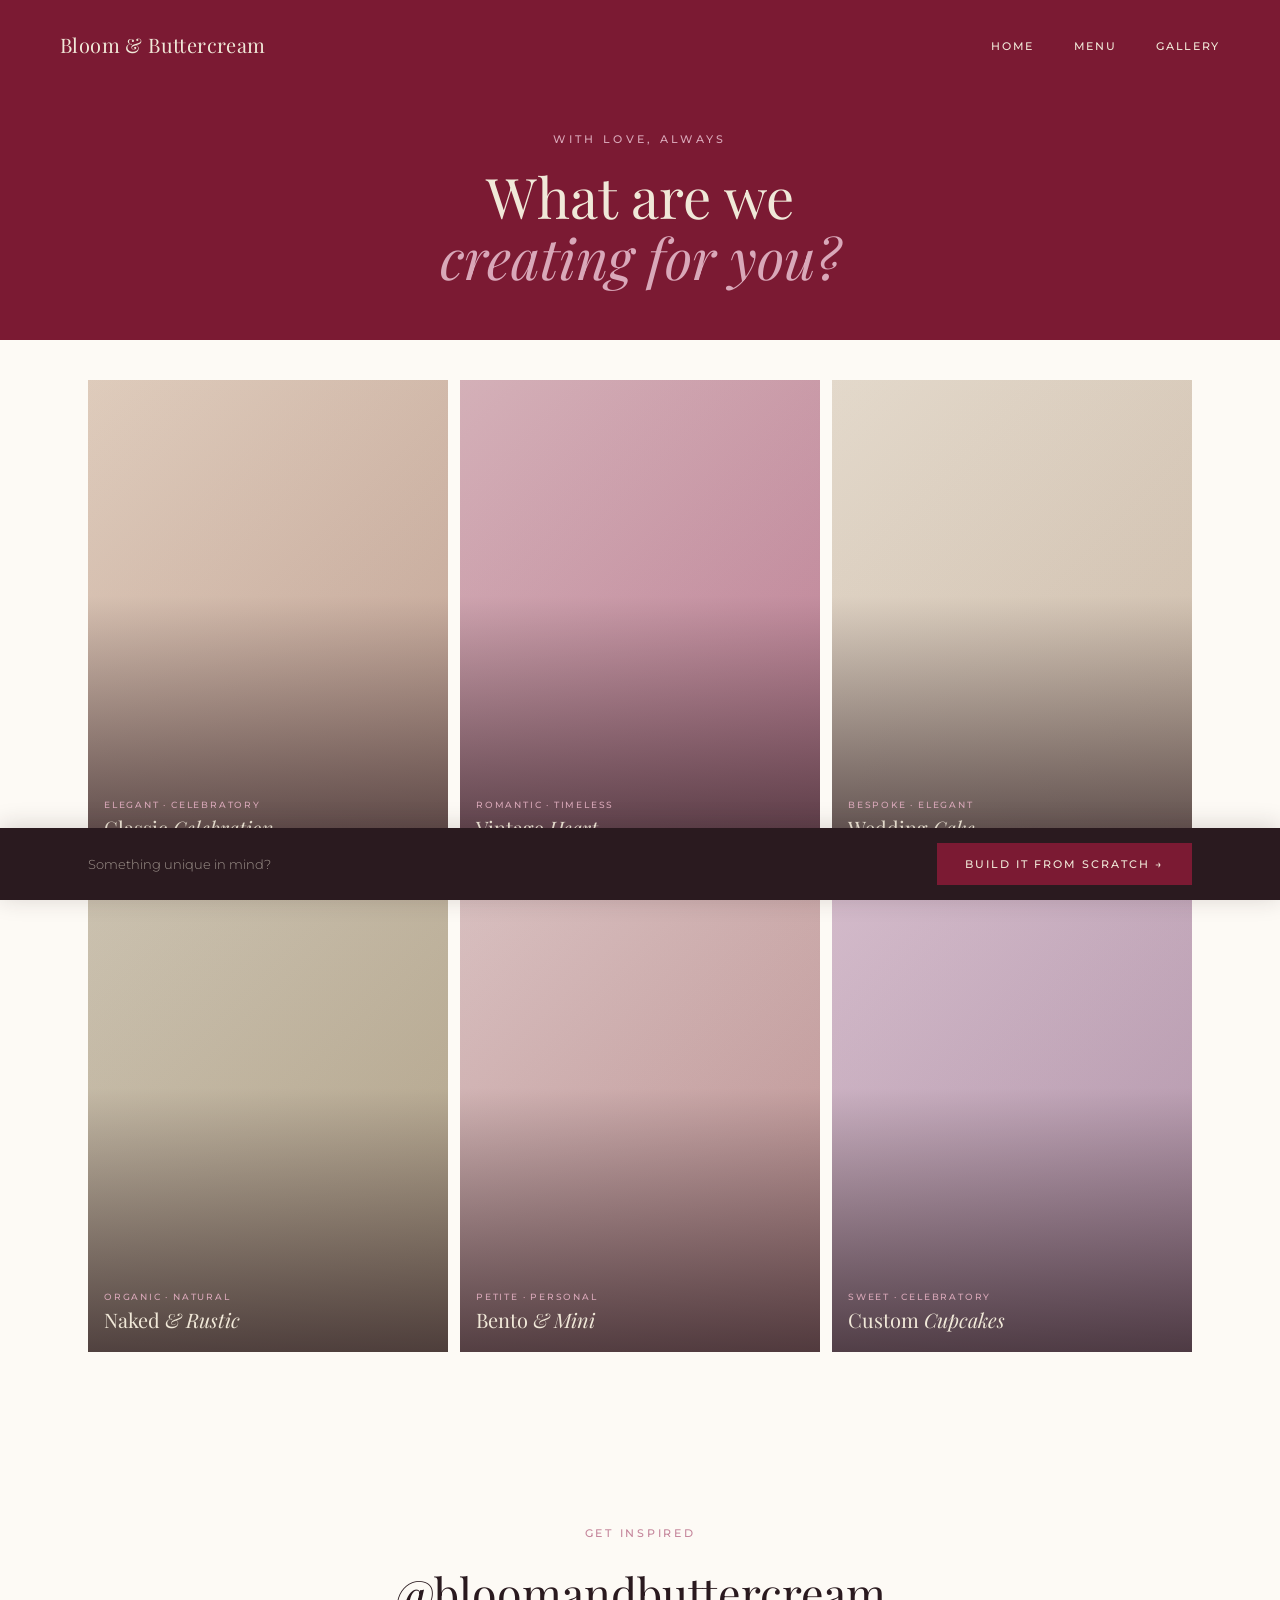
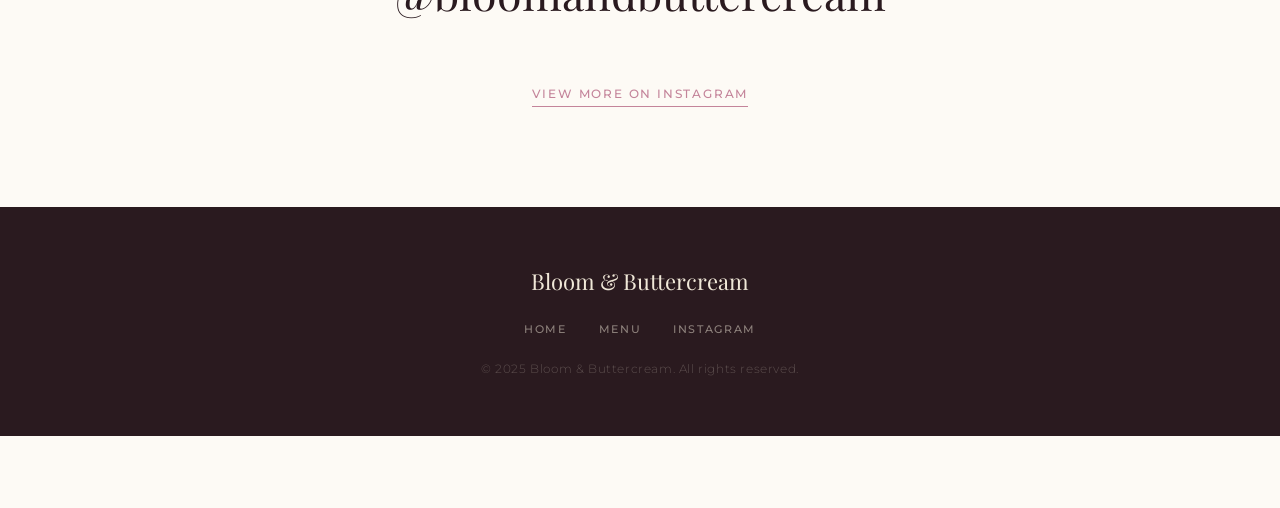
<file: start-order.html>
<!DOCTYPE html>
<html lang="en">
<head>
  <meta charset="UTF-8">
  <meta name="viewport" content="width=device-width, initial-scale=1.0">
  <title>Start Your Order — Bloom &amp; Buttercream</title>
  <meta name="description" content="Choose a signature cake style or build something completely your own.">
  <link rel="preconnect" href="https://fonts.googleapis.com">
  <link rel="preconnect" href="https://fonts.gstatic.com" crossorigin>
  <link href="https://fonts.googleapis.com/css2?family=Playfair+Display:ital,wght@0,400;0,600;1,400;1,600&family=Montserrat:wght@300;400;500&display=swap" rel="stylesheet">
  <link rel="stylesheet" href="css/styles.css">
  <link rel="icon" href="pics/favicon.png" type="image/png">
</head>
<body class="has-custom-bar">

  <nav class="nav nav--over-dark" id="nav">
    <a href="index.html" class="nav__logo">
      <img src="pics/logo.png" alt="Bloom &amp; Buttercream" class="nav__logo-img">
    </a>
    <ul class="nav__links" id="navLinks">
      <li><a href="index.html">Home</a></li>
      <li><a href="menu.html">Menu</a></li>
      <li><a href="index.html#instagram">Gallery</a></li>
    </ul>
    <button class="nav__hamburger" id="hamburger" aria-label="Toggle menu">
      <span></span><span></span><span></span>
    </button>
  </nav>

  <!-- Sticky custom bar — always visible at bottom -->
  <div class="custom-bar">
    <div class="custom-bar__inner">
      <p class="custom-bar__label">Something unique in mind?</p>
      <a href="order.html" class="custom-bar__btn">Build it from scratch →</a>
    </div>
  </div>

  <div class="start-hero">
    <div class="container">
      <p class="start-hero__eyebrow">With Love, Always</p>
      <h1 class="start-hero__title">What are we<br><em>creating for you?</em></h1>
    </div>
  </div>

  <section class="start-section">
    <div class="container">
      <div class="pick-grid">

        <a href="cake-classic-celebration.html" class="pick-tile">
          <div class="pick-tile__img pick-tile__img--classic"></div>
          <div class="pick-tile__overlay">
            <p class="pick-tile__eyebrow">Elegant · Celebratory</p>
            <h2 class="pick-tile__title">Classic <em>Celebration</em></h2>
          </div>
        </a>

        <a href="cake-vintage-heart.html" class="pick-tile">
          <div class="pick-tile__img pick-tile__img--heart"></div>
          <div class="pick-tile__overlay">
            <p class="pick-tile__eyebrow">Romantic · Timeless</p>
            <h2 class="pick-tile__title">Vintage <em>Heart</em></h2>
          </div>
        </a>

        <a href="cake-wedding.html" class="pick-tile">
          <div class="pick-tile__img pick-tile__img--wedding"></div>
          <div class="pick-tile__overlay">
            <p class="pick-tile__eyebrow">Bespoke · Elegant</p>
            <h2 class="pick-tile__title">Wedding <em>Cake</em></h2>
          </div>
        </a>

        <a href="cake-naked-rustic.html" class="pick-tile">
          <div class="pick-tile__img pick-tile__img--rustic"></div>
          <div class="pick-tile__overlay">
            <p class="pick-tile__eyebrow">Organic · Natural</p>
            <h2 class="pick-tile__title">Naked <em>&amp; Rustic</em></h2>
          </div>
        </a>

        <a href="cake-bento.html" class="pick-tile">
          <div class="pick-tile__img pick-tile__img--bento"></div>
          <div class="pick-tile__overlay">
            <p class="pick-tile__eyebrow">Petite · Personal</p>
            <h2 class="pick-tile__title">Bento <em>&amp; Mini</em></h2>
          </div>
        </a>

        <a href="cupcakes.html" class="pick-tile">
          <div class="pick-tile__img pick-tile__img--cupcakes"></div>
          <div class="pick-tile__overlay">
            <p class="pick-tile__eyebrow">Sweet · Celebratory</p>
            <h2 class="pick-tile__title">Custom <em>Cupcakes</em></h2>
          </div>
        </a>

      </div>
    </div>
  </section>

  <section class="insta-section" id="instagram">
    <div class="container">
      <p class="section-eyebrow">Get Inspired</p>
      <a href="https://instagram.com/bloomandbuttercream" class="insta-handle" target="_blank" rel="noopener">@bloomandbuttercream</a>
      <div class="insta-feed">
        <behold-widget feed-id="IJFzatjDtzdDnfz5L7L2"></behold-widget>
        <script>
          (() => {
            const d=document,s=d.createElement("script");s.type="module";
            s.src="https://w.behold.so/widget.js";d.head.append(s);
          })();
        </script>
      </div>
      <a href="https://instagram.com/bloomandbuttercream" class="insta-cta" target="_blank" rel="noopener">View more on Instagram</a>
    </div>
  </section>

  <footer class="footer">
    <div class="container">
      <p class="footer__brand">Bloom &amp; Buttercream</p>
      <div class="footer__links">
        <a href="index.html">Home</a>
        <a href="menu.html">Menu</a>
        <a href="https://instagram.com/bloomandbuttercream" target="_blank" rel="noopener">Instagram</a>
      </div>
      <p class="footer__copy">&copy; 2025 Bloom &amp; Buttercream. All rights reserved.</p>
    </div>
  </footer>

  <script src="js/main.js"></script>
</body>
</html>
</file>
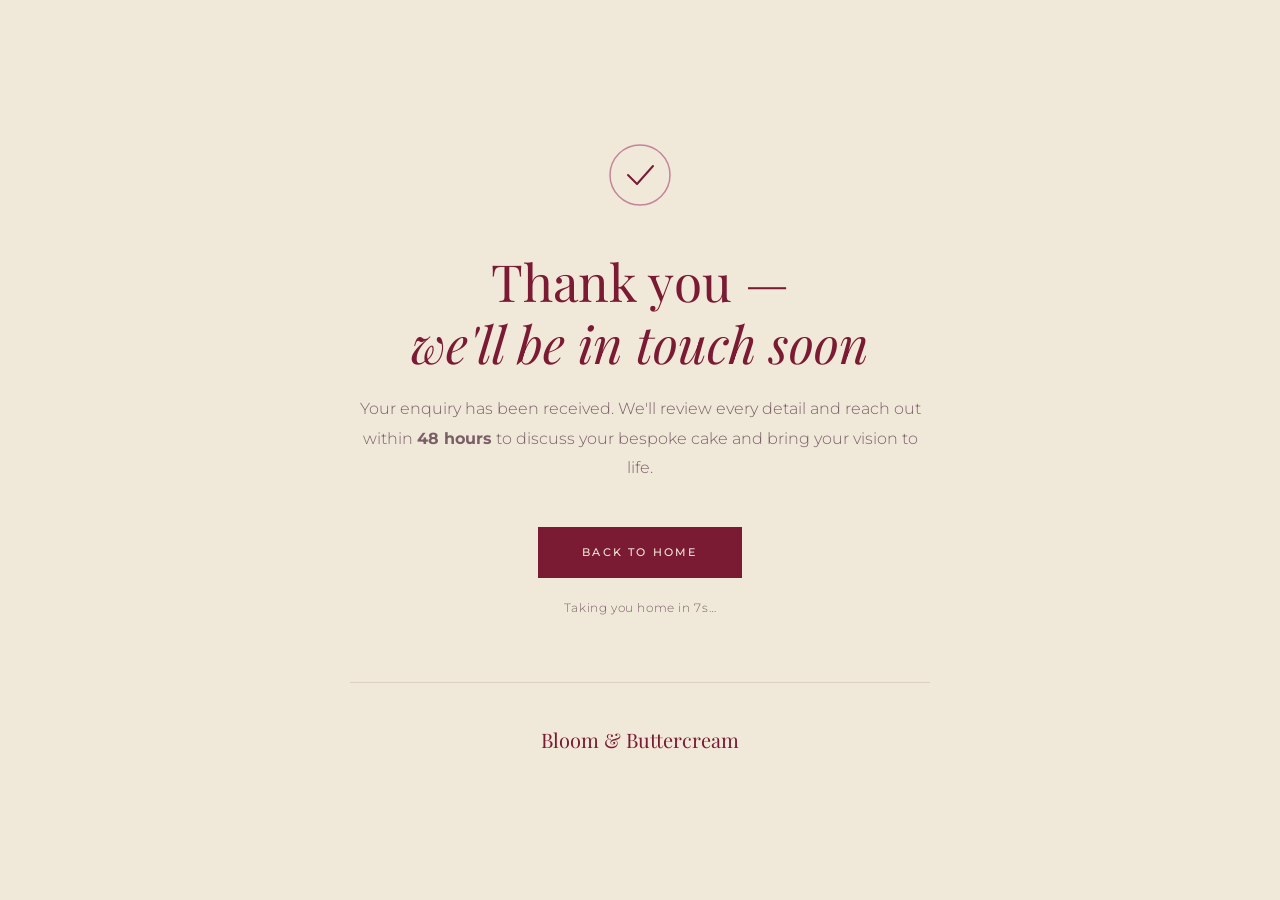
<file: thank-you.html>
<!DOCTYPE html>
<html lang="en">
<head>
  <meta charset="UTF-8">
  <meta name="viewport" content="width=device-width, initial-scale=1.0">
  <title>Thank You — Bloom &amp; Buttercream</title>
  <link rel="preconnect" href="https://fonts.googleapis.com">
  <link rel="preconnect" href="https://fonts.gstatic.com" crossorigin>
  <link href="https://fonts.googleapis.com/css2?family=Playfair+Display:ital,wght@0,400;0,600;1,400;1,600&family=Montserrat:wght@300;400;500&display=swap" rel="stylesheet">
  <link rel="stylesheet" href="css/styles.css">
  <link rel="icon" href="pics/favicon.png" type="image/png">
</head>
<body>
  <div class="thankyou">
    <div class="thankyou__inner">
      <div class="thankyou__icon">
        <svg width="64" height="64" viewBox="0 0 64 64" fill="none">
          <circle cx="32" cy="32" r="30" stroke="#C4849A" stroke-width="1.5"/>
          <path d="M20 32l9 9 16-18" stroke="#7B1A33" stroke-width="2" stroke-linecap="round" stroke-linejoin="round"/>
        </svg>
      </div>
      <h1 class="thankyou__title">Thank you —<br><em>we'll be in touch soon</em></h1>
      <p class="thankyou__text">Your enquiry has been received. We'll review every detail and reach out within <strong>48 hours</strong> to discuss your bespoke cake and bring your vision to life.</p>
      <a href="index.html" class="btn btn--primary">Back to Home</a>
      <p class="thankyou__redirect">Taking you home in <span id="countdown">8</span>s…</p>
      <p class="thankyou__brand">Bloom &amp; Buttercream</p>
    </div>
  </div>
  <script>
    let s = 8;
    const el = document.getElementById('countdown');
    const t = setInterval(() => {
      el.textContent = --s;
      if (s <= 0) { clearInterval(t); window.location.href = 'index.html'; }
    }, 1000);
  </script>
</body>
</html>
</file>
<file: css/styles.css>
/* =============================================
   BLOOM & BUTTERCREAM — Stylesheet
   Crimson  #7B1A33  |  Cream  #F0E8D8  |  Peony  #C4849A
   ============================================= */

:root {
  --clr-primary:      #7B1A33;
  --clr-primary-dark: #5C1326;
  --clr-cream:        #F0E8D8;
  --clr-cream-dark:   #DDD0BC;
  --clr-peony:        #C4849A;
  --clr-peony-light:  #D9A8B9;
  --clr-dark:         #2A1A1F;
  --clr-text:         #3D2B32;
  --clr-text-muted:   #7A5F67;
  --clr-white:        #FDFAF5;
  --clr-border:       #DDD0C0;

  --font-display: 'Playfair Display', serif;
  --font-sans:    'Montserrat', sans-serif;

  --radius-sm:  2px;
  --transition: 0.3s ease;
  --shadow-lg:  0 12px 50px rgba(42, 26, 31, 0.15);
}

*, *::before, *::after { box-sizing: border-box; margin: 0; padding: 0; }
html { scroll-behavior: smooth; }
body {
  font-family: var(--font-sans);
  font-weight: 300;
  color: var(--clr-text);
  background: var(--clr-white);
  line-height: 1.7;
  -webkit-font-smoothing: antialiased;
}
img { max-width: 100%; display: block; }
a { text-decoration: none; color: inherit; }
.container { max-width: 1200px; margin: 0 auto; padding: 0 48px; }

.section-eyebrow {
  font-size: 11px; font-weight: 500; letter-spacing: 0.25em;
  text-transform: uppercase; color: var(--clr-peony); margin-bottom: 12px;
}

/* Buttons */
.btn {
  display: inline-block; padding: 16px 44px;
  font-family: var(--font-sans); font-size: 11px; font-weight: 500;
  letter-spacing: 0.2em; text-transform: uppercase;
  cursor: pointer; border: none; outline: none; transition: all var(--transition);
}
.btn--primary { background: var(--clr-primary); color: var(--clr-cream); }
.btn--primary:hover { background: var(--clr-primary-dark); transform: translateY(-2px); box-shadow: var(--shadow-lg); }
.btn--secondary { background: transparent; color: var(--clr-primary); border: 1px solid var(--clr-primary); }
.btn--secondary:hover { background: var(--clr-primary); color: var(--clr-cream); }
.btn--cream { background: var(--clr-cream); color: var(--clr-primary); }
.btn--cream:hover { background: var(--clr-cream-dark); transform: translateY(-2px); box-shadow: var(--shadow-lg); }

/* ── Navigation ── */
.nav {
  position: fixed; top: 0; left: 0; right: 0; z-index: 100;
  display: flex; align-items: center; justify-content: space-between;
  padding: 28px 60px; transition: all var(--transition);
}
.nav.scrolled {
  background: var(--clr-white);
  box-shadow: 0 1px 24px rgba(42,26,31,0.07);
  padding: 16px 60px;
}
.nav--over-dark:not(.scrolled) .nav__links a:not(.nav__cta) { color: var(--clr-cream); }
.nav--over-dark:not(.scrolled) .nav__hamburger span { background: var(--clr-cream); }
.nav--over-dark:not(.scrolled) .nav__logo-img { display: none; }
.nav--over-dark:not(.scrolled) .nav__logo::after {
  content: "Bloom & Buttercream";
  font-family: var(--font-display); font-size: 20px;
  color: var(--clr-cream); letter-spacing: 0.02em;
}

.nav__logo-img { height: 40px; width: auto; display: block; mix-blend-mode: multiply; }
.nav__links { display: flex; list-style: none; gap: 40px; align-items: center; }
.nav__links a {
  font-size: 11px; font-weight: 500; letter-spacing: 0.15em;
  text-transform: uppercase; color: var(--clr-text); transition: color var(--transition);
}
.nav__links a:not(.nav__cta):hover { color: var(--clr-primary); }
.nav__cta { background: var(--clr-primary); color: var(--clr-cream) !important; padding: 10px 24px; }
.nav__cta:hover { background: var(--clr-primary-dark) !important; }
.nav__hamburger {
  display: none; flex-direction: column; gap: 5px;
  background: none; border: none; cursor: pointer; padding: 4px; z-index: 101;
}
.nav__hamburger span { display: block; width: 24px; height: 1.5px; background: var(--clr-primary); transition: all var(--transition); }
.nav__hamburger.open span:nth-child(1) { transform: translateY(6.5px) rotate(45deg); }
.nav__hamburger.open span:nth-child(2) { opacity: 0; }
.nav__hamburger.open span:nth-child(3) { transform: translateY(-6.5px) rotate(-45deg); }

/* ── Hero ── */
.hero { display: grid; grid-template-columns: 1fr 1fr; min-height: 100vh; background: var(--clr-cream); overflow: hidden; }
.hero__content { display: flex; flex-direction: column; justify-content: center; padding: 140px 80px 80px; }
.hero__eyebrow { font-size: 11px; font-weight: 500; letter-spacing: 0.3em; text-transform: uppercase; color: var(--clr-peony); margin-bottom: 24px; }
.hero__title { font-family: var(--font-display); font-size: clamp(44px,5vw,72px); font-weight: 400; color: var(--clr-dark); line-height: 1.1; margin-bottom: 28px; }
.hero__title em { font-style: italic; color: var(--clr-primary); }
.hero__sub { font-size: 15px; color: var(--clr-text-muted); max-width: 380px; line-height: 1.85; margin-bottom: 48px; }
.hero__image-wrap { height: 100vh; overflow: hidden; }
.hero__image-wrap img { width: 100%; height: 100%; object-fit: cover; }
.hero__image-placeholder { height: 100%; background: var(--clr-cream-dark); display: flex; align-items: center; justify-content: center; }
.hero__brand-logo { width: min(380px, 75%); height: auto; border-radius: 4px; box-shadow: 0 24px 80px rgba(42,26,31,0.14); }

/* ── Instagram Feed ── */
.insta-section { padding: 100px 0; background: var(--clr-white); text-align: center; }
.insta-handle {
  display: block; font-family: var(--font-display);
  font-size: clamp(28px,3.5vw,48px); font-weight: 400; color: var(--clr-dark);
  margin-bottom: 48px; transition: color var(--transition);
}
.insta-handle:hover { color: var(--clr-primary); }
.insta-feed { max-width: 1100px; margin: 0 auto 36px; }
.insta-cta {
  display: inline-block; font-size: 12px; font-weight: 500;
  letter-spacing: 0.15em; text-transform: uppercase;
  color: var(--clr-peony); border-bottom: 1px solid var(--clr-peony);
  padding-bottom: 2px; transition: all var(--transition);
}
.insta-cta:hover { color: var(--clr-primary); border-color: var(--clr-primary); }

/* ── CTA Banner ── */
.cta-banner { padding: 130px 0; background: var(--clr-primary); text-align: center; }
.cta-banner__title { font-family: var(--font-display); font-size: clamp(34px,4vw,58px); font-weight: 400; color: var(--clr-cream); line-height: 1.2; margin-bottom: 20px; }
.cta-banner__title em { font-style: italic; color: var(--clr-peony-light); }
.cta-banner__sub { font-size: 15px; color: rgba(240,232,216,0.65); margin-bottom: 52px; }

/* ── Footer ── */
.footer { padding: 56px 0; background: var(--clr-dark); text-align: center; }
.footer__brand { font-family: var(--font-display); font-size: 22px; color: var(--clr-cream); margin-bottom: 20px; }
.footer__links { display: flex; gap: 32px; justify-content: center; margin-bottom: 20px; }
.footer__links a { font-size: 11px; font-weight: 500; letter-spacing: 0.15em; text-transform: uppercase; color: rgba(240,232,216,0.5); transition: color var(--transition); }
.footer__links a:hover { color: var(--clr-cream); }
.footer__copy { font-size: 12px; color: rgba(240,232,216,0.25); letter-spacing: 0.05em; }

/* ── Menu Page ── */
.menu-hero { background: var(--clr-cream); padding: 148px 0 80px; text-align: center; border-bottom: 1px solid var(--clr-border); }
.menu-hero__title { font-family: var(--font-display); font-size: clamp(44px,5vw,72px); font-weight: 400; color: var(--clr-dark); margin-bottom: 20px; }
.menu-hero__sub { font-size: 15px; color: var(--clr-text-muted); max-width: 500px; margin: 0 auto; line-height: 1.85; }
.menu-coming-soon { padding: 80px 0 100px; background: var(--clr-white); }
.coming-soon__inner { max-width: 560px; margin: 0 auto 80px; text-align: center; }
.coming-soon__icon { margin-bottom: 32px; }
.coming-soon__title { font-family: var(--font-display); font-size: 36px; font-weight: 400; color: var(--clr-primary); margin-bottom: 16px; }
.coming-soon__text { font-size: 15px; color: var(--clr-text-muted); line-height: 1.85; margin-bottom: 40px; }
.menu-section { margin-bottom: 64px; }
.menu-section__title { font-family: var(--font-display); font-size: 28px; font-weight: 400; color: var(--clr-dark); margin-bottom: 32px; padding-bottom: 16px; border-bottom: 1px solid var(--clr-border); }
.menu-grid { display: grid; grid-template-columns: repeat(3,1fr); gap: 24px; }
.menu-card__image { aspect-ratio: 3/4; background: var(--clr-cream); margin-bottom: 14px; }
.menu-card__image img { width: 100%; height: 100%; object-fit: cover; }
.menu-card__name { font-family: var(--font-display); font-size: 16px; font-weight: 400; color: var(--clr-text-muted); font-style: italic; }

/* ── Order Page ── */
.order-hero { background: var(--clr-primary); padding: 148px 0 88px; text-align: center; }
.order-hero__eyebrow { font-size: 11px; font-weight: 500; letter-spacing: 0.3em; text-transform: uppercase; color: var(--clr-peony-light); margin-bottom: 20px; }
.order-hero__title { font-family: var(--font-display); font-size: clamp(38px,5vw,64px); font-weight: 400; color: var(--clr-cream); line-height: 1.1; margin-bottom: 20px; }
.order-hero__title em { font-style: italic; color: var(--clr-peony-light); }
.order-hero__sub { font-size: 15px; color: rgba(240,232,216,0.65); max-width: 520px; margin: 0 auto; line-height: 1.85; }

.order-section { padding: 80px 0 100px; background: var(--clr-white); }
.form-wrap { max-width: 880px; margin: 0 auto; }
.form-section { margin-bottom: 64px; padding-bottom: 64px; border-bottom: 1px solid var(--clr-border); }
.form-section:last-of-type { border-bottom: none; }
.form-section__header { display: flex; align-items: flex-start; gap: 24px; margin-bottom: 40px; }
.form-section__number { font-family: var(--font-display); font-size: 52px; font-weight: 400; color: var(--clr-cream-dark); line-height: 1; flex-shrink: 0; margin-top: -8px; }
.form-section__title { font-family: var(--font-display); font-size: 28px; font-weight: 400; color: var(--clr-dark); }
.form-section__sub { font-size: 13px; color: var(--clr-text-muted); margin-top: 6px; }

.form-grid { display: grid; grid-template-columns: 1fr 1fr; gap: 24px; }
.form-grid--3 { grid-template-columns: 1fr 1fr 1fr; }
.form-col-full { grid-column: 1/-1; }
.form-field { display: flex; flex-direction: column; gap: 8px; }
.form-label { font-size: 11px; font-weight: 500; letter-spacing: 0.15em; text-transform: uppercase; color: var(--clr-text-muted); }
.required { color: var(--clr-peony); margin-left: 2px; }
.optional { font-size: 10px; font-weight: 400; letter-spacing: 0.05em; text-transform: none; color: var(--clr-text-muted); margin-left: 4px; }

.form-input, .form-select, .form-textarea {
  width: 100%; padding: 14px 18px;
  font-family: var(--font-sans); font-size: 14px; font-weight: 300; color: var(--clr-text);
  background: var(--clr-white); border: 1px solid var(--clr-border); border-radius: var(--radius-sm);
  transition: border-color var(--transition), box-shadow var(--transition);
  appearance: none; -webkit-appearance: none; outline: none;
}
.form-input:focus, .form-select:focus, .form-textarea:focus {
  border-color: var(--clr-primary); box-shadow: 0 0 0 3px rgba(123,26,51,0.07);
}
.form-input::placeholder, .form-textarea::placeholder { color: var(--clr-peony-light); }
.form-select {
  background-image: url("data:image/svg+xml,%3Csvg xmlns='http://www.w3.org/2000/svg' width='12' height='8' viewBox='0 0 12 8'%3E%3Cpath d='M1 1l5 5 5-5' stroke='%237A5F67' stroke-width='1.5' fill='none' stroke-linecap='round'/%3E%3C/svg%3E");
  background-repeat: no-repeat; background-position: right 18px center; padding-right: 48px; cursor: pointer;
}
.form-textarea { resize: vertical; min-height: 120px; line-height: 1.75; }
.form-error { font-size: 11px; color: #b83232; display: none; }
.form-field.has-error .form-input, .form-field.has-error .form-select { border-color: #b83232; }
.form-field.has-error .form-error { display: block; }

.addons-grid { display: grid; grid-template-columns: repeat(auto-fill,minmax(190px,1fr)); gap: 10px; margin-top: 14px; }
.addon-item { position: relative; }
.addon-item input[type="checkbox"], .addon-item input[type="radio"] { position: absolute; opacity: 0; width: 0; height: 0; appearance: none; -webkit-appearance: none; }
.addon-label { display: flex; align-items: center; gap: 12px; padding: 12px 16px; border: 1px solid var(--clr-border); cursor: pointer; font-size: 13px; color: var(--clr-text); user-select: none; transition: all var(--transition); }
.addon-label::before { content: ''; flex-shrink: 0; width: 16px; height: 16px; border: 1px solid var(--clr-border); transition: all var(--transition); }
.addon-item input:checked + .addon-label { border-color: var(--clr-primary); background: rgba(123,26,51,0.04); color: var(--clr-primary); }
.addon-item input:checked + .addon-label::before {
  background: var(--clr-primary); border-color: var(--clr-primary);
  background-image: url("data:image/svg+xml,%3Csvg xmlns='http://www.w3.org/2000/svg' width='10' height='8' viewBox='0 0 10 8'%3E%3Cpath d='M1 4l3 3 5-6' stroke='%23F0E8D8' stroke-width='1.5' fill='none' stroke-linecap='round' stroke-linejoin='round'/%3E%3C/svg%3E");
  background-repeat: no-repeat; background-position: center;
}
.addon-label:hover { border-color: var(--clr-peony); }

.upload-zone { position: relative; border: 2px dashed var(--clr-border); padding: 52px 32px; text-align: center; cursor: pointer; transition: all var(--transition); }
.upload-zone:hover, .upload-zone.drag-over { border-color: var(--clr-primary); background: rgba(123,26,51,0.02); }
.upload-zone input[type="file"] { position: absolute; inset: 0; opacity: 0; cursor: pointer; width: 100%; height: 100%; }
.upload-icon { margin-bottom: 16px; }
.upload-title { font-family: var(--font-display); font-size: 18px; font-weight: 400; color: var(--clr-text); margin-bottom: 8px; }
.upload-sub { font-size: 12px; color: var(--clr-text-muted); }
.upload-previews { display: flex; flex-wrap: wrap; gap: 12px; margin-top: 20px; }
.upload-preview { width: 80px; height: 80px; object-fit: cover; border: 1px solid var(--clr-border); }

.form-submit { text-align: center; padding-top: 56px; }
.btn--submit { background: var(--clr-primary); color: var(--clr-cream); padding: 20px 72px; font-size: 12px; letter-spacing: 0.25em; border: none; cursor: pointer; transition: all var(--transition); }
.btn--submit:hover:not(:disabled) { background: var(--clr-primary-dark); transform: translateY(-2px); box-shadow: var(--shadow-lg); }
.btn--submit:disabled { opacity: 0.55; cursor: not-allowed; }
.form-submit__note { font-size: 12px; color: var(--clr-text-muted); margin-top: 20px; line-height: 1.7; }

/* ── Signature Styles (homepage section) ── */
.styles-section { padding: 100px 0; background: var(--clr-white); }
.styles-section .section-eyebrow { text-align: center; }
.styles-section__title { font-family: var(--font-display); font-size: clamp(30px,3vw,44px); font-weight: 400; color: var(--clr-dark); text-align: center; margin-bottom: 12px; }
.styles-section__title em { font-style: italic; color: var(--clr-primary); }
.styles-section__sub { font-size: 15px; color: var(--clr-text-muted); text-align: center; margin-bottom: 64px; }
.style-cards { display: grid; grid-template-columns: 1fr 1fr; gap: 32px; }
.style-card { display: block; border: 1px solid var(--clr-border); transition: all var(--transition); }
.style-card:hover { border-color: var(--clr-peony); box-shadow: 0 16px 56px rgba(42,26,31,0.12); transform: translateY(-4px); }
.style-card__image { background: var(--clr-cream); height: 340px; display: flex; align-items: center; justify-content: center; overflow: hidden; }
.style-card__image img { width: 100%; height: 100%; object-fit: cover; }
.style-card__image-placeholder { width: 100%; height: 100%; display: flex; align-items: center; justify-content: center; }
.style-card__body { padding: 36px; }
.style-card__eyebrow { font-size: 10px; font-weight: 500; letter-spacing: 0.25em; text-transform: uppercase; color: var(--clr-peony); margin-bottom: 10px; }
.style-card__title { font-family: var(--font-display); font-size: 26px; font-weight: 400; color: var(--clr-dark); margin-bottom: 12px; }
.style-card__title em { font-style: italic; }
.style-card__desc { font-size: 14px; color: var(--clr-text-muted); line-height: 1.75; margin-bottom: 28px; }
.style-card__link { font-size: 11px; font-weight: 500; letter-spacing: 0.2em; text-transform: uppercase; color: var(--clr-primary); border-bottom: 1px solid var(--clr-primary); padding-bottom: 2px; transition: color var(--transition); }
.style-card:hover .style-card__link { color: var(--clr-peony); border-color: var(--clr-peony); }

/* ── Start Order (style picker) ── */
.has-custom-bar { padding-bottom: 72px; }

.custom-bar {
  position: fixed; bottom: 0; left: 0; right: 0; z-index: 200;
  background: var(--clr-dark);
  box-shadow: 0 -2px 24px rgba(42,26,31,0.18);
}
.custom-bar__inner {
  max-width: 1200px; margin: 0 auto; padding: 0 48px;
  height: 72px; display: flex; align-items: center; justify-content: space-between; gap: 24px;
}
.custom-bar__label {
  font-size: 13px; color: rgba(240,232,216,0.6); font-weight: 300;
}
.custom-bar__btn {
  font-size: 11px; font-weight: 500; letter-spacing: 0.18em; text-transform: uppercase;
  color: var(--clr-cream); background: var(--clr-primary);
  padding: 12px 28px; white-space: nowrap; transition: background var(--transition);
}
.custom-bar__btn:hover { background: var(--clr-primary-dark); }

.start-hero {
  background: var(--clr-primary); padding: 130px 0 52px; text-align: center;
}
.start-hero__eyebrow {
  font-size: 11px; font-weight: 500; letter-spacing: 0.3em; text-transform: uppercase;
  color: var(--clr-peony-light); margin-bottom: 16px;
}
.start-hero__title {
  font-family: var(--font-display); font-size: clamp(34px,4.5vw,56px);
  font-weight: 400; color: var(--clr-cream); line-height: 1.1;
}
.start-hero__title em { font-style: italic; color: var(--clr-peony-light); }

.start-section { padding: 40px 0 72px; background: var(--clr-white); }

.pick-grid {
  display: grid; grid-template-columns: repeat(3, 1fr); gap: 12px;
}
.pick-tile {
  position: relative; display: block; overflow: hidden;
  aspect-ratio: 3/4; transition: transform var(--transition);
}
.pick-tile:hover { transform: scale(1.02); }
.pick-tile:hover .pick-tile__overlay { background: linear-gradient(to top, rgba(42,26,31,0.85) 0%, rgba(42,26,31,0.1) 60%); }

.pick-tile__img {
  position: absolute; inset: 0; background-size: cover; background-position: center;
}
/* Soft warm gradient placeholders per style */
.pick-tile__img--classic   { background: linear-gradient(135deg, #e8d5c4 0%, #c9a99a 100%); }
.pick-tile__img--heart     { background: linear-gradient(135deg, #ddb8c0 0%, #c4849a 100%); }
.pick-tile__img--wedding   { background: linear-gradient(135deg, #ede3d4 0%, #d5c3b0 100%); }
.pick-tile__img--rustic    { background: linear-gradient(135deg, #d4cbb8 0%, #b8a98e 100%); }
.pick-tile__img--bento     { background: linear-gradient(135deg, #e2c9c9 0%, #c49898 100%); }
.pick-tile__img--cupcakes  { background: linear-gradient(135deg, #ddc4d4 0%, #b89ab0 100%); }

.pick-tile__overlay {
  position: absolute; inset: 0;
  background: linear-gradient(to top, rgba(42,26,31,0.75) 0%, rgba(42,26,31,0.05) 55%);
  display: flex; flex-direction: column; justify-content: flex-end;
  padding: 20px 16px; transition: background var(--transition);
}
.pick-tile__eyebrow {
  font-size: 9px; font-weight: 500; letter-spacing: 0.2em; text-transform: uppercase;
  color: var(--clr-peony-light); margin-bottom: 4px;
}
.pick-tile__title {
  font-family: var(--font-display); font-size: clamp(14px, 1.6vw, 20px);
  font-weight: 400; color: var(--clr-cream); line-height: 1.2;
}
.pick-tile__title em { font-style: italic; }

/* ── Cake Showcase Pages ── */
.showcase-hero { padding: 140px 0 80px; background: var(--clr-cream); text-align: center; }
.showcase-hero__eyebrow { font-size: 11px; font-weight: 500; letter-spacing: 0.25em; text-transform: uppercase; color: var(--clr-peony); margin-bottom: 16px; }
.showcase-hero__title { font-family: var(--font-display); font-size: clamp(40px,5vw,72px); font-weight: 400; color: var(--clr-primary); line-height: 1.1; margin-bottom: 20px; }
.showcase-hero__title em { font-style: italic; }
.showcase-hero__sub { font-size: 16px; color: var(--clr-text-muted); max-width: 560px; margin: 0 auto 44px; line-height: 1.85; }

.showcase-body { padding: 80px 0 100px; }
.showcase-layout { display: grid; grid-template-columns: 1fr 1fr; gap: 72px; align-items: start; }
.showcase-image { background: var(--clr-cream); height: 520px; display: flex; align-items: center; justify-content: center; border: 1px solid var(--clr-border); position: sticky; top: 100px; }
.showcase-image img { width: 100%; height: 100%; object-fit: cover; }
.showcase-image-placeholder { display: flex; align-items: center; justify-content: center; width: 100%; height: 100%; }
.showcase-details__label { font-size: 10px; font-weight: 500; letter-spacing: 0.25em; text-transform: uppercase; color: var(--clr-peony); margin-bottom: 8px; margin-top: 36px; }
.showcase-details__label:first-child { margin-top: 0; }
.showcase-details__value { font-size: 15px; color: var(--clr-text); line-height: 1.7; }
.showcase-details__tags { display: flex; flex-wrap: wrap; gap: 8px; }
.showcase-details__tag { font-size: 12px; font-weight: 500; padding: 6px 16px; border: 1px solid var(--clr-border); color: var(--clr-text-muted); }
.showcase-cta { margin-top: 48px; display: flex; flex-direction: column; gap: 12px; align-items: flex-start; }
.showcase-cta__note { font-size: 12px; color: var(--clr-text-muted); }

/* ── Thank You ── */
.thankyou { min-height: 100vh; display: flex; align-items: center; justify-content: center; background: var(--clr-cream); text-align: center; padding: 60px 40px; }
.thankyou__inner { max-width: 580px; }
.thankyou__icon { margin-bottom: 36px; }
.thankyou__title { font-family: var(--font-display); font-size: clamp(36px,4vw,56px); font-weight: 400; color: var(--clr-primary); line-height: 1.2; margin-bottom: 20px; }
.thankyou__title em { font-style: italic; }
.thankyou__text { font-size: 16px; color: var(--clr-text-muted); line-height: 1.85; margin-bottom: 44px; }
.thankyou__redirect { font-size: 12px; color: var(--clr-text-muted); margin-top: 20px; letter-spacing: 0.05em; }
.thankyou__brand { font-family: var(--font-display); font-size: 20px; color: var(--clr-primary); margin-top: 64px; padding-top: 40px; border-top: 1px solid var(--clr-border); }

/* ── Responsive ── */
@media (max-width: 1024px) {
  .nav { padding: 24px 40px; } .nav.scrolled { padding: 14px 40px; }
  .hero__content { padding: 120px 48px 80px; } .container { padding: 0 32px; }
}

@media (max-width: 768px) {
  /* Nav */
  .nav { padding: 18px 20px; } .nav.scrolled { padding: 12px 20px; }
  .nav__links {
    display: none; position: fixed; inset: 0;
    background: var(--clr-white); flex-direction: column;
    justify-content: center; align-items: center; gap: 36px; z-index: 99;
  }
  .nav__links.open { display: flex; }
  .nav__links a:not(.nav__cta) { color: var(--clr-text) !important; font-size: 15px; letter-spacing: 0.12em; }
  .nav__cta { padding: 14px 36px !important; font-size: 12px; }
  .nav__hamburger { display: flex; }
  .nav__hamburger span { background: var(--clr-primary) !important; }

  /* Hero — image on top, content below */
  .hero { grid-template-columns: 1fr; grid-template-rows: auto auto; min-height: auto; }
  .hero__image-wrap { order: -1; height: 60vw; min-height: 240px; }
  .hero__content { order: 1; padding: 48px 24px 64px; align-items: center; text-align: center; }
  .hero__sub { max-width: 100%; }
  .hero__title { font-size: clamp(32px,7vw,44px); }
  .btn--primary { width: 100%; text-align: center; padding: 18px 24px; }

  /* Style cards — 2 compact columns */
  .styles-section { padding: 64px 0; }
  .styles-section__sub { margin-bottom: 36px; }
  .style-cards { grid-template-columns: 1fr 1fr; gap: 16px; }
  .style-card__image { height: 180px; }
  .style-card__body { padding: 18px; }
  .style-card__title { font-size: 18px; margin-bottom: 6px; }
  .style-card__desc { font-size: 13px; margin-bottom: 16px; line-height: 1.6; }
  .style-card__link { font-size: 10px; }

  /* Instagram & CTA */
  .insta-section { padding: 64px 0; }
  .cta-banner { padding: 72px 0; }
  .btn--cream { width: 100%; max-width: 320px; text-align: center; }

  /* Container */
  .container { padding: 0 20px; }

  /* Forms */
  .form-grid, .form-grid--3 { grid-template-columns: 1fr; }
  .form-col-full { grid-column: 1; }
  .form-section { margin-bottom: 48px; padding-bottom: 48px; }
  .form-section__header { gap: 16px; margin-bottom: 28px; }
  .form-section__number { font-size: 36px; }
  .form-section__title { font-size: 22px; }
  .addons-grid { grid-template-columns: 1fr 1fr; }
  .addon-label { padding: 14px 12px; font-size: 13px; min-height: 48px; }

  /* Order & menu page */
  .order-hero { padding: 108px 0 56px; }
  .menu-hero { padding: 120px 0 64px; }
  .start-hero { padding: 100px 0 36px; }
  .pick-grid { grid-template-columns: repeat(2, 1fr); gap: 8px; }
  .custom-bar__inner { padding: 0 20px; }
  .custom-bar__label { display: none; }
  .custom-bar__btn { flex: 1; text-align: center; padding: 14px 20px; font-size: 10px; }
  .menu-grid { grid-template-columns: 1fr 1fr; }

  /* Showcase */
  .showcase-hero { padding: 120px 0 60px; }
  .showcase-body { padding: 56px 0 72px; }
  .showcase-layout { grid-template-columns: 1fr; gap: 36px; }
  .showcase-image { position: static; height: 72vw; max-height: 360px; }
}

@media (max-width: 480px) {
  /* Style cards — single column on very small screens */
  .style-cards { grid-template-columns: 1fr; gap: 20px; }
  .style-card__image { height: 56vw; }
  .style-card__body { padding: 20px; }
  .style-card__title { font-size: 20px; }
  .style-card__desc { display: block; }

  /* Addons single column for tiny screens */
  .addons-grid { grid-template-columns: 1fr; }
  .addon-label { min-height: 52px; }

  /* Upload zone */
  .upload-zone { padding: 32px 16px; }
  .upload-title { font-size: 16px; }

  /* Submit button full width */
  .btn--submit { width: 100%; padding: 20px 24px; font-size: 11px; }
  .form-submit { padding-top: 40px; }

  /* Menu */
  .menu-grid { grid-template-columns: 1fr; }

  /* Footer */
  .footer__links { gap: 20px; flex-wrap: wrap; justify-content: center; }

  /* Container tighter */
  .container { padding: 0 16px; }
}
</file>
